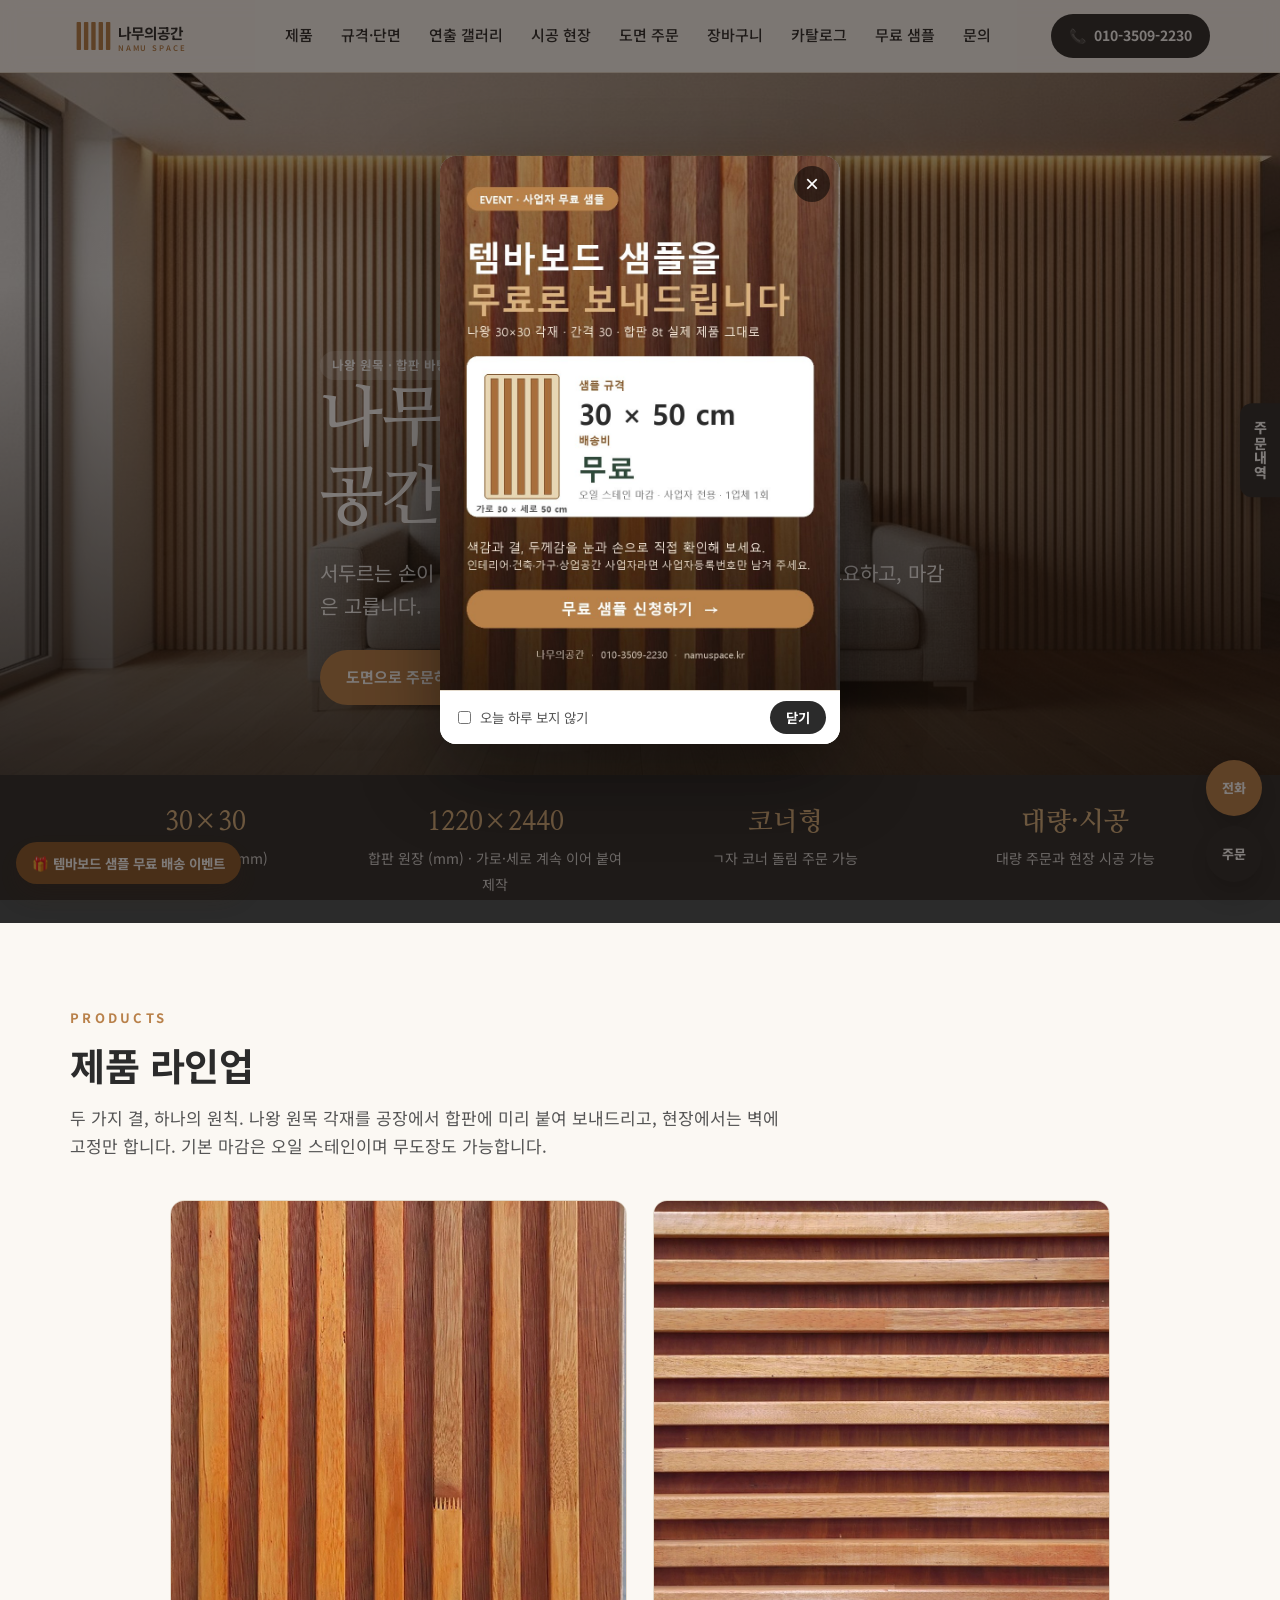
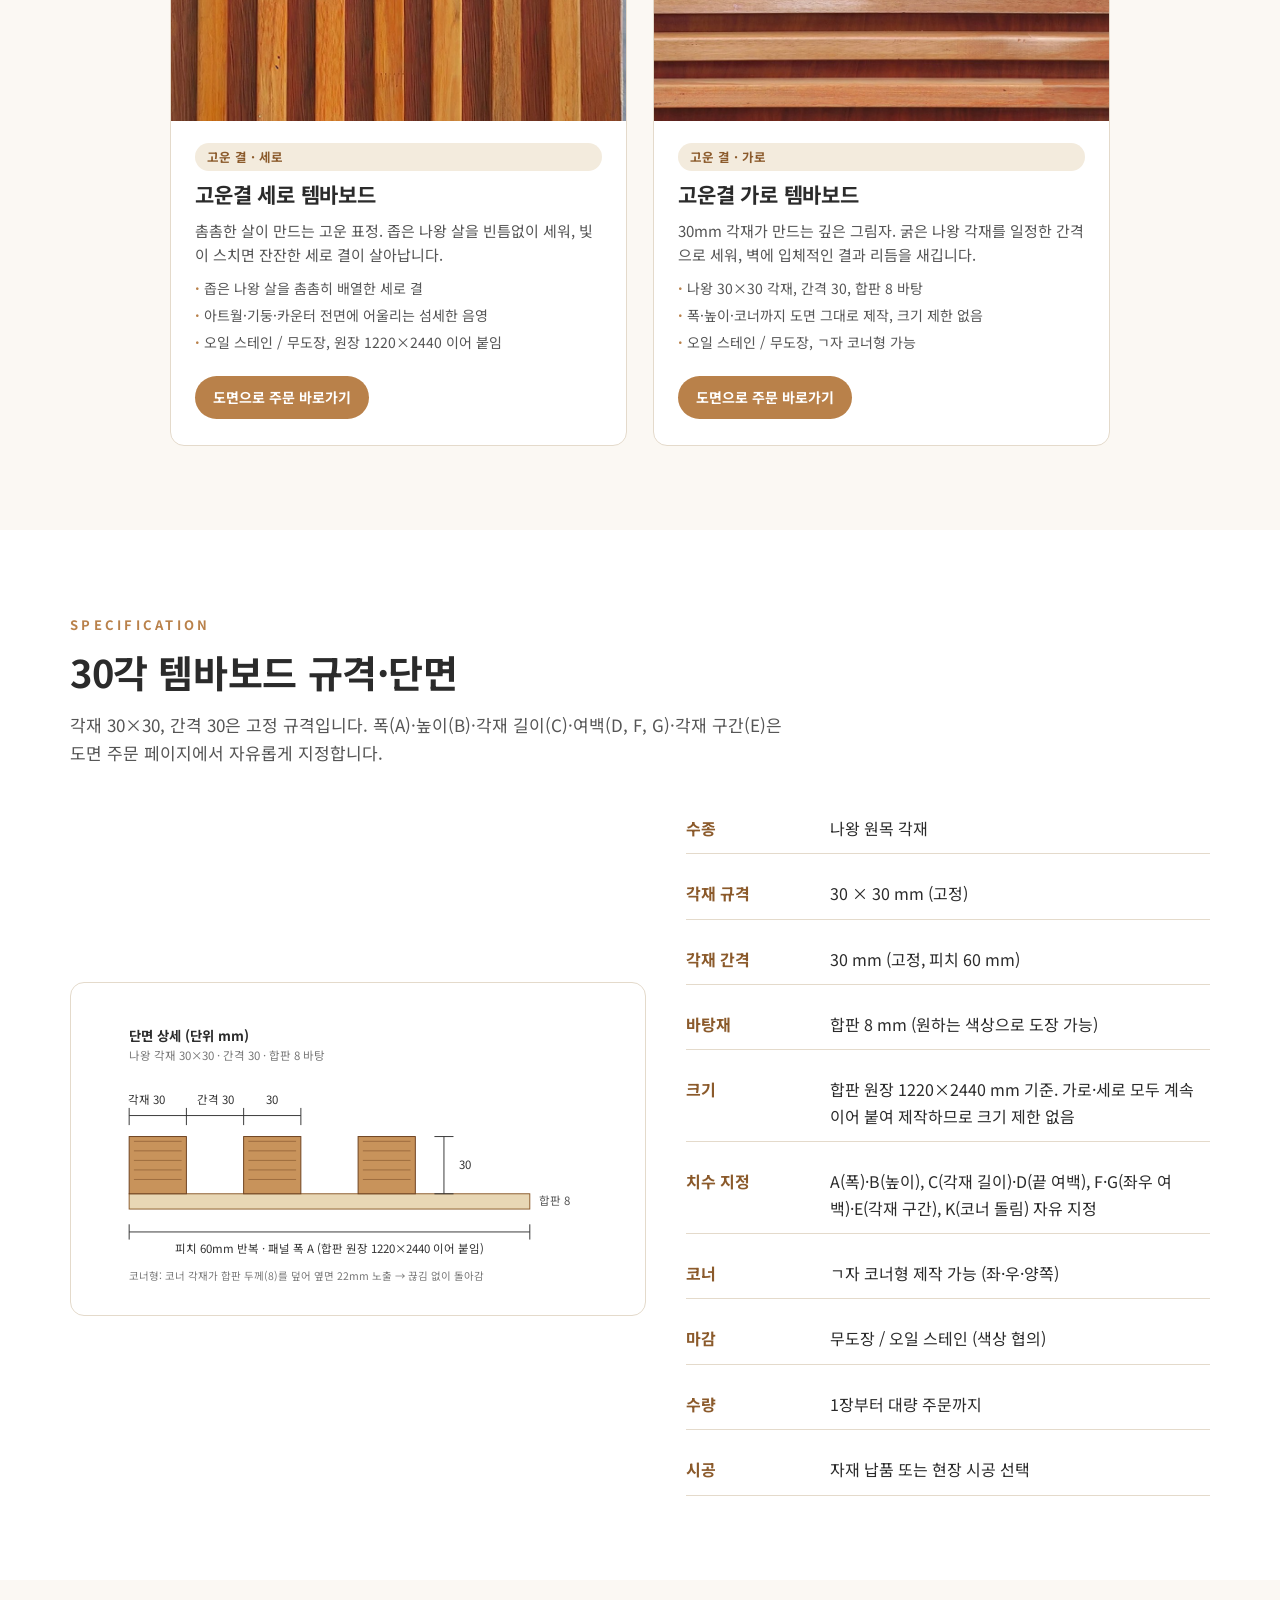
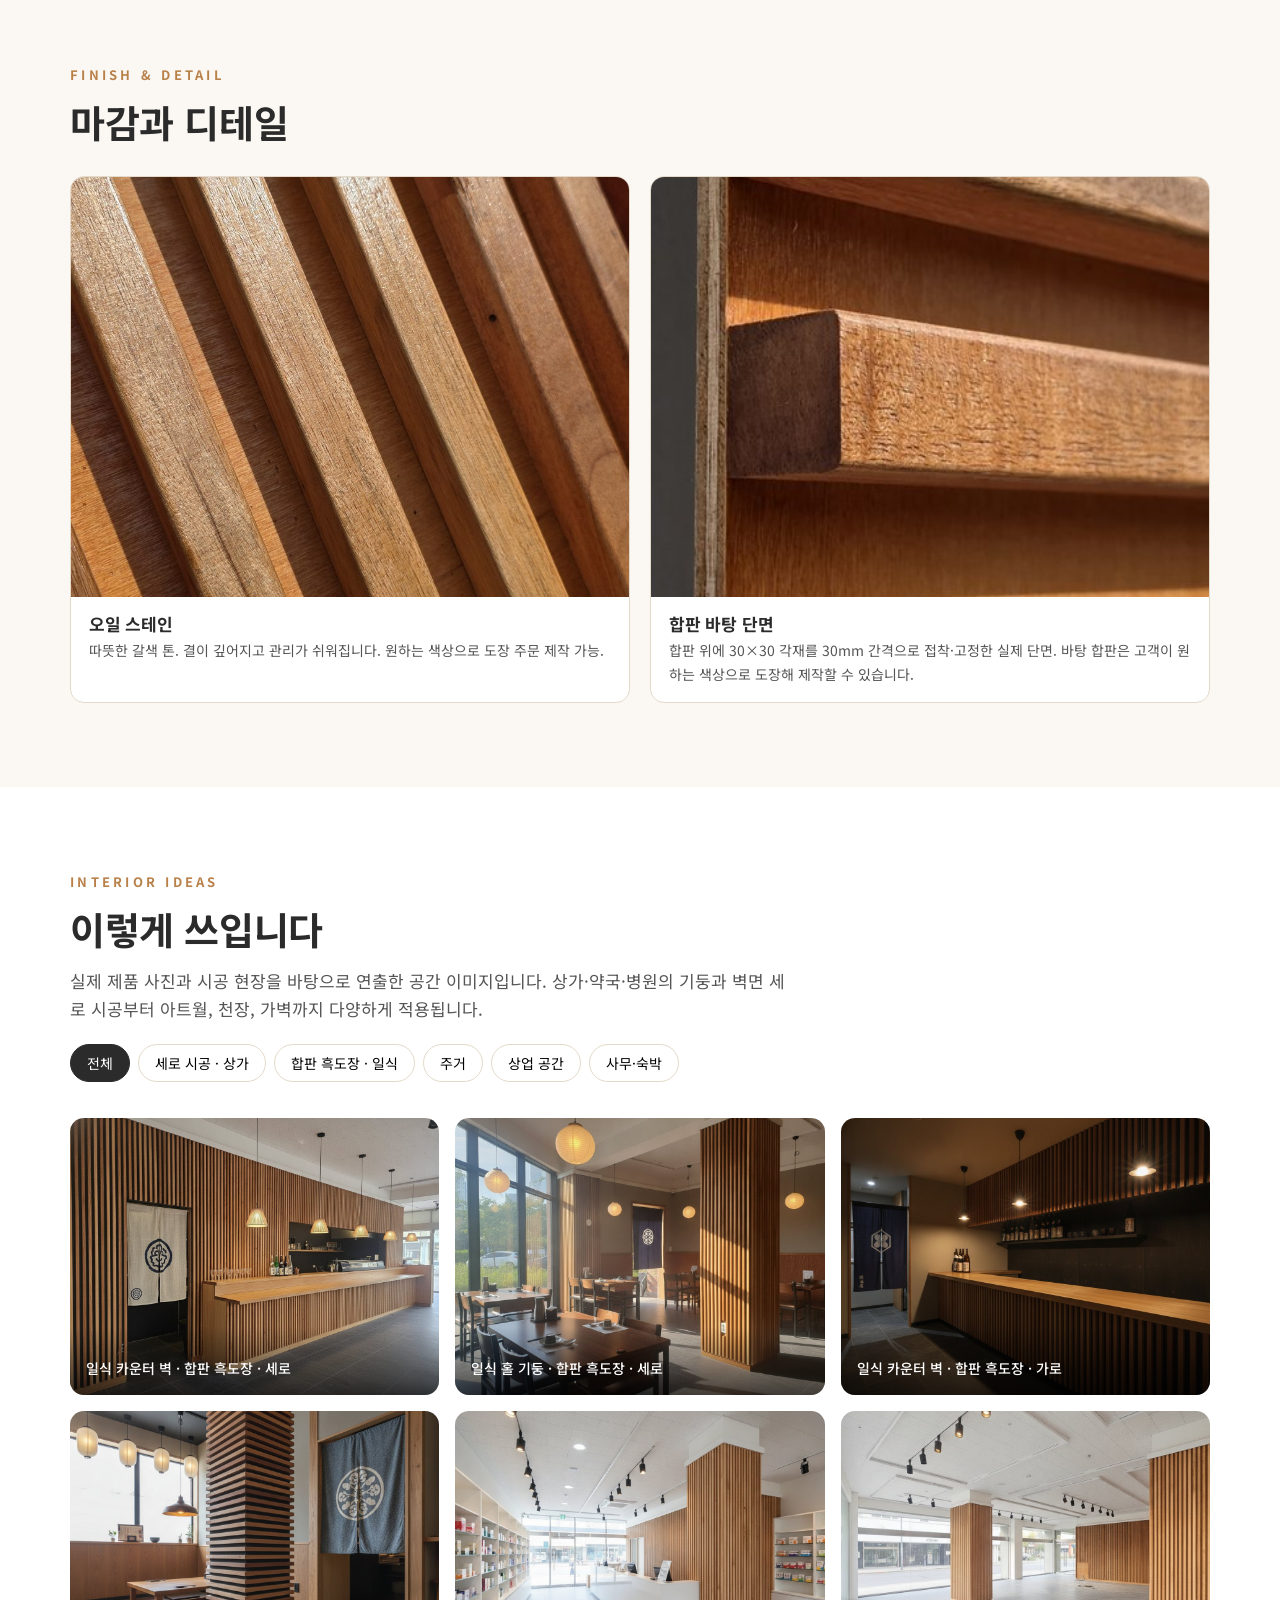
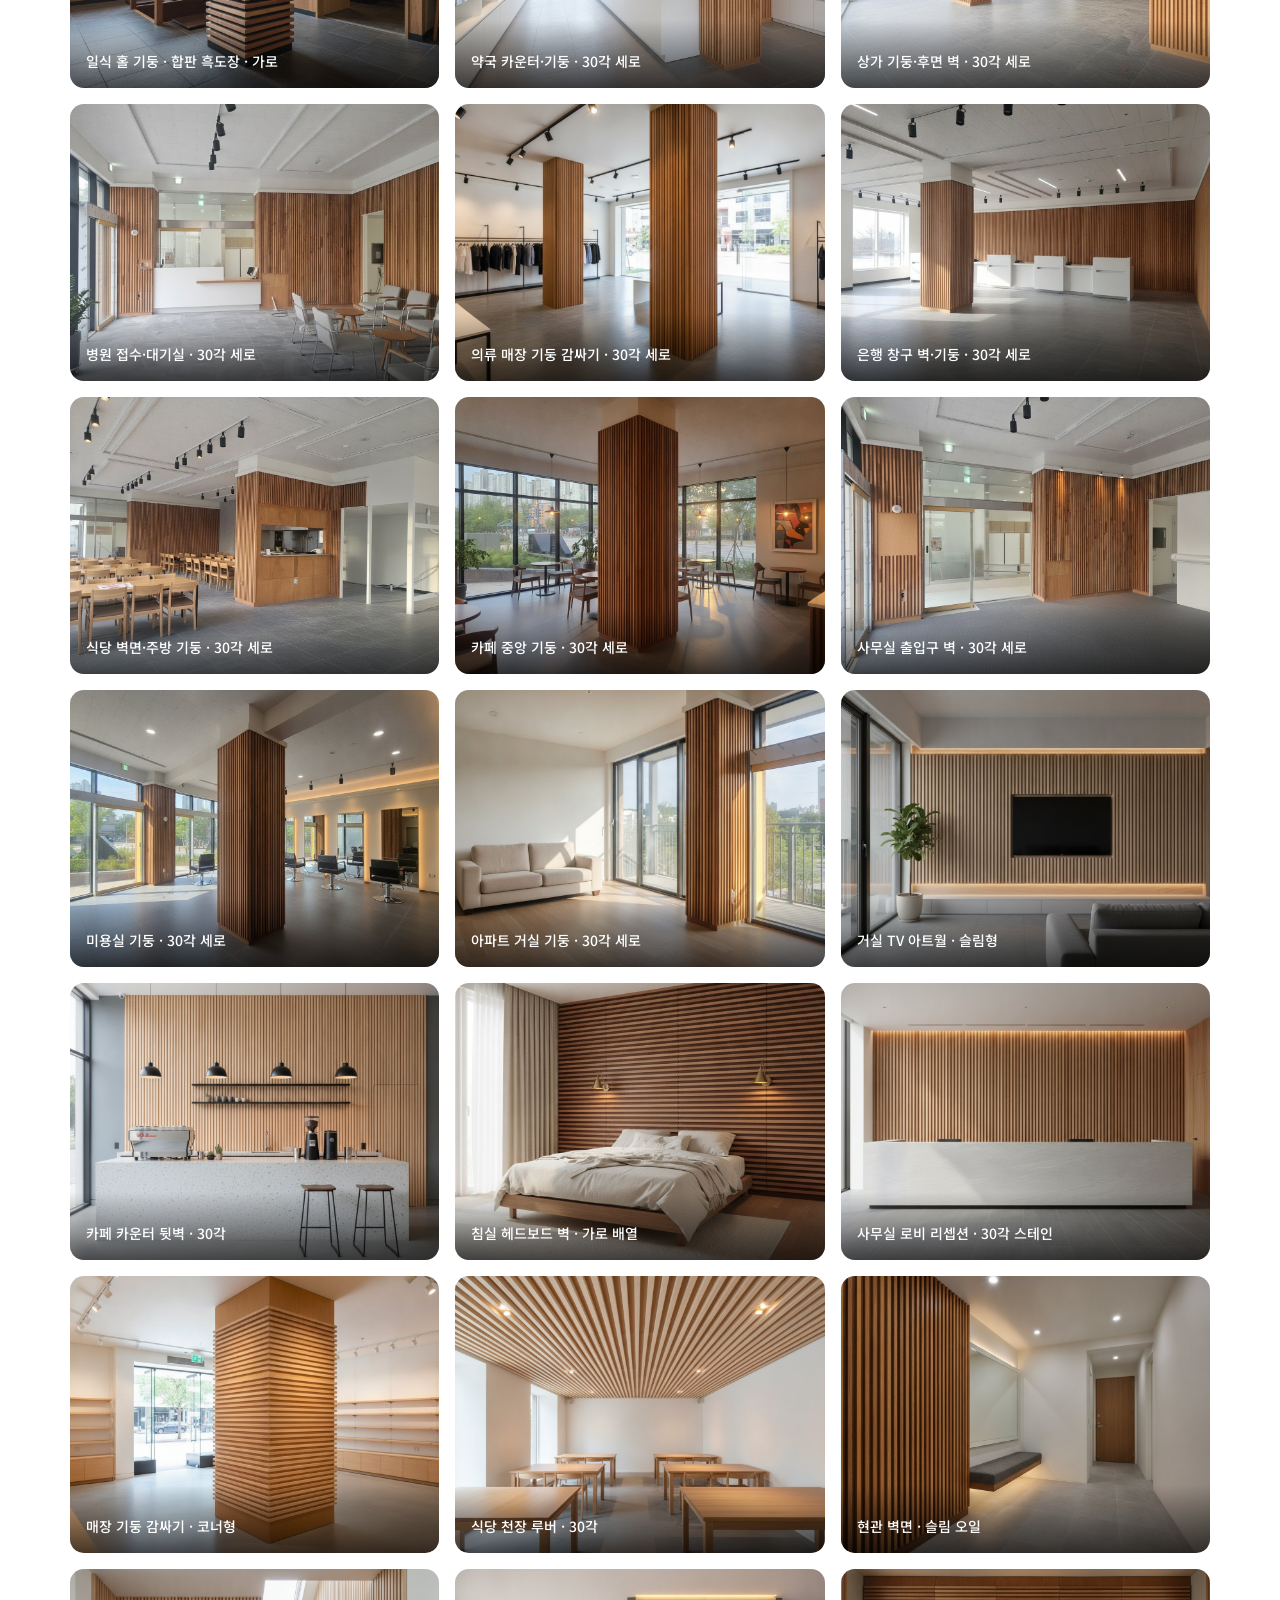
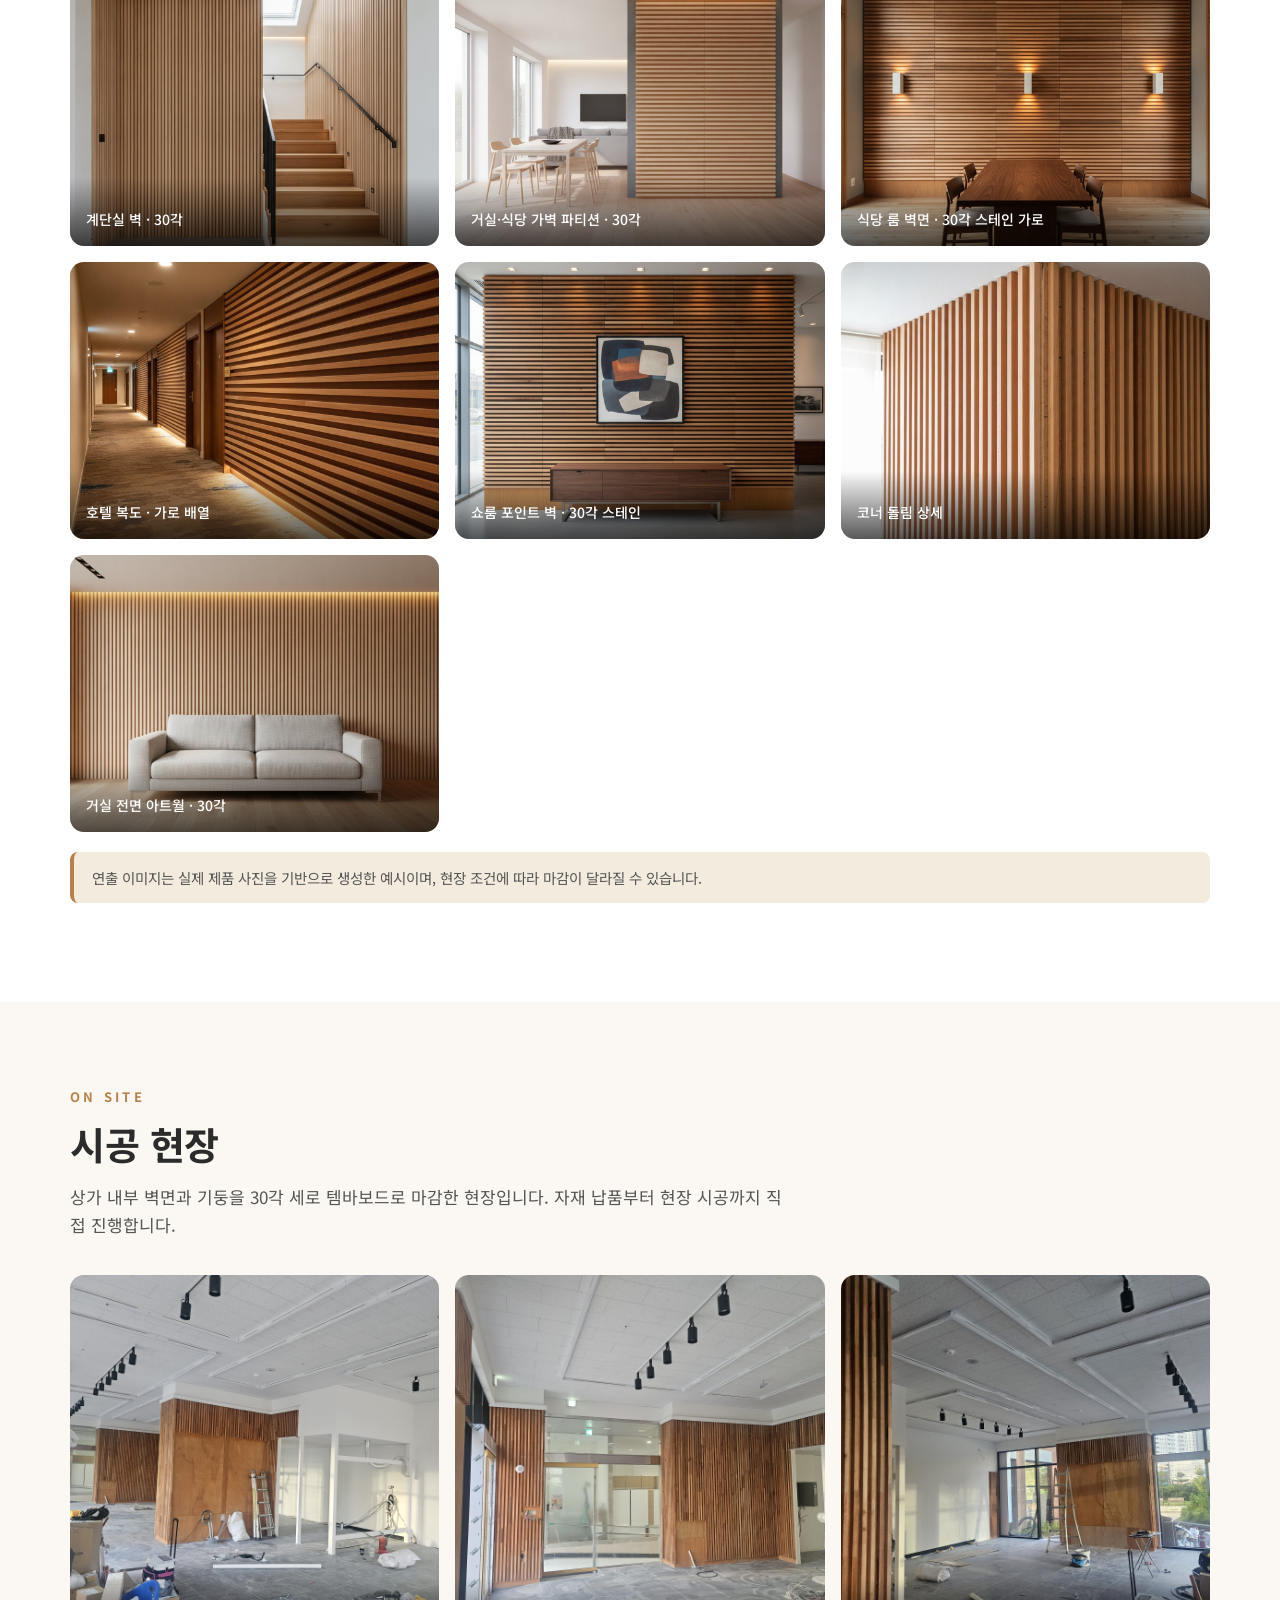
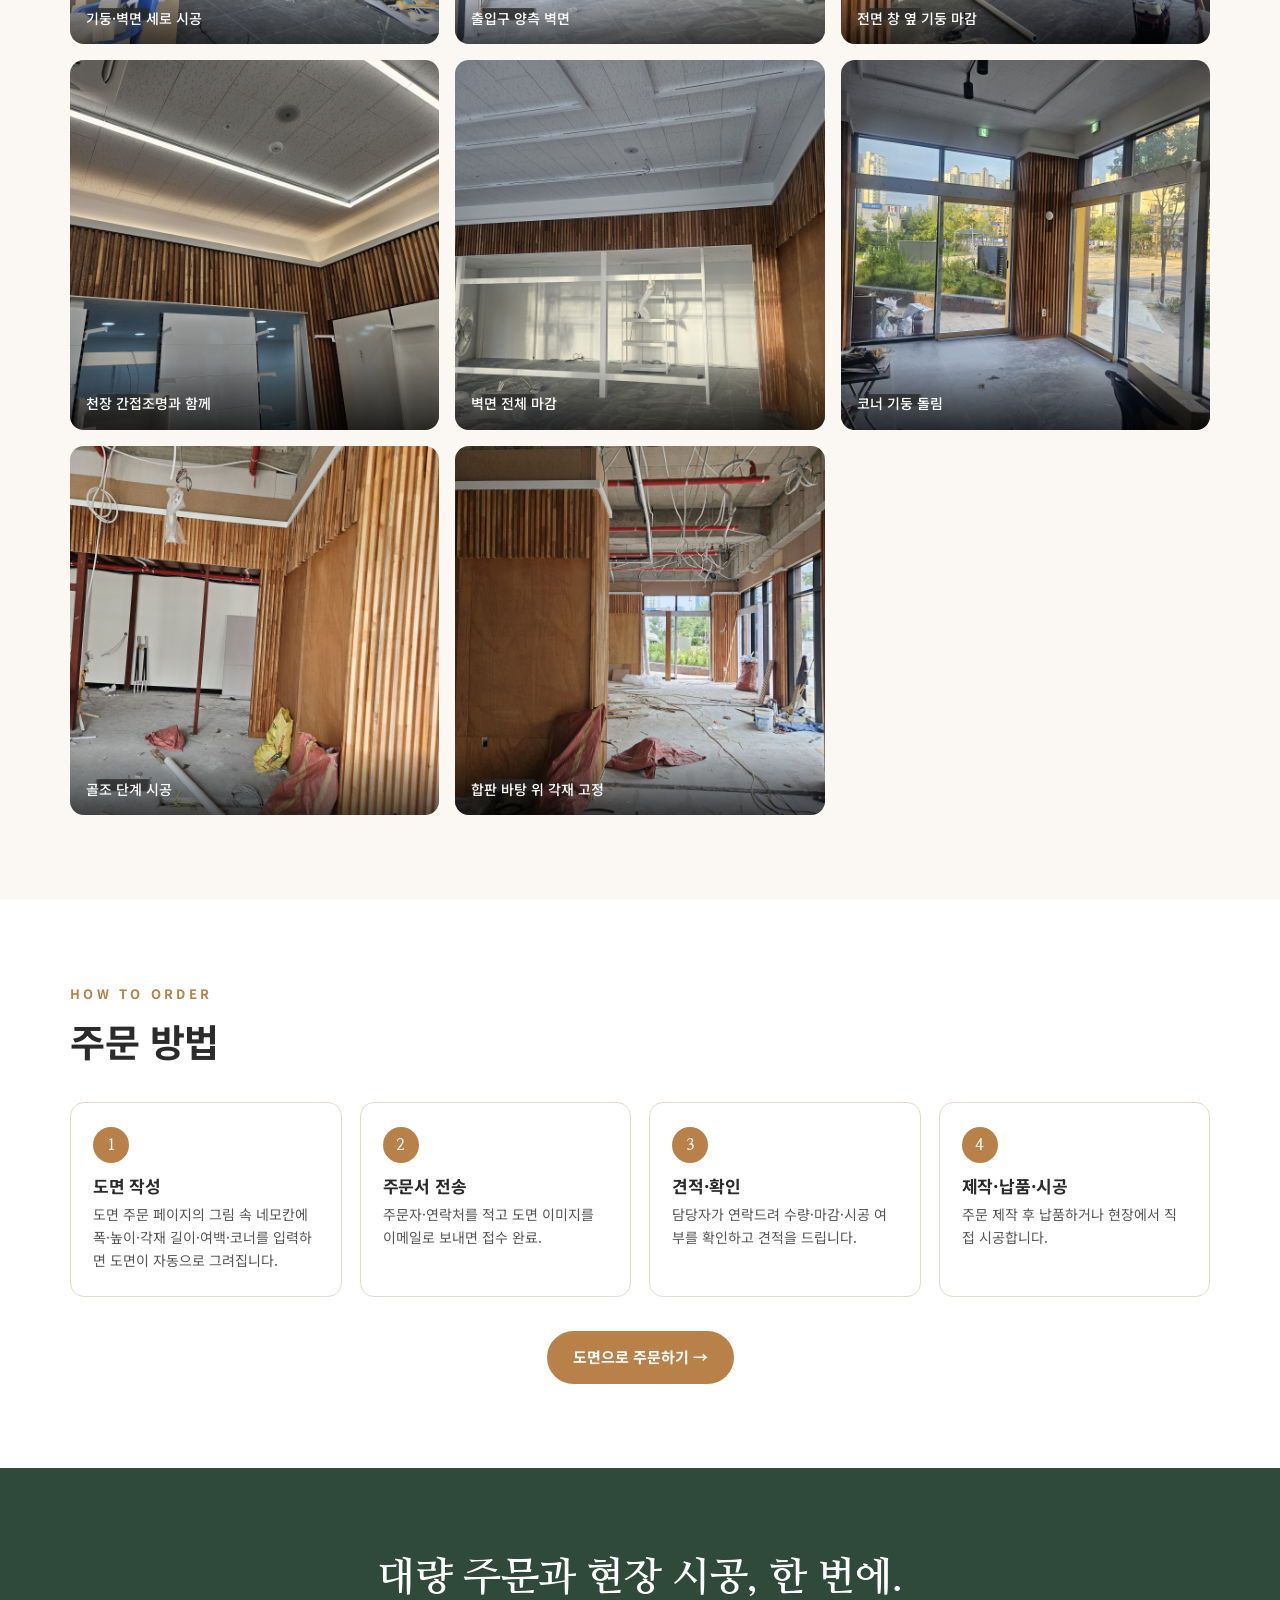
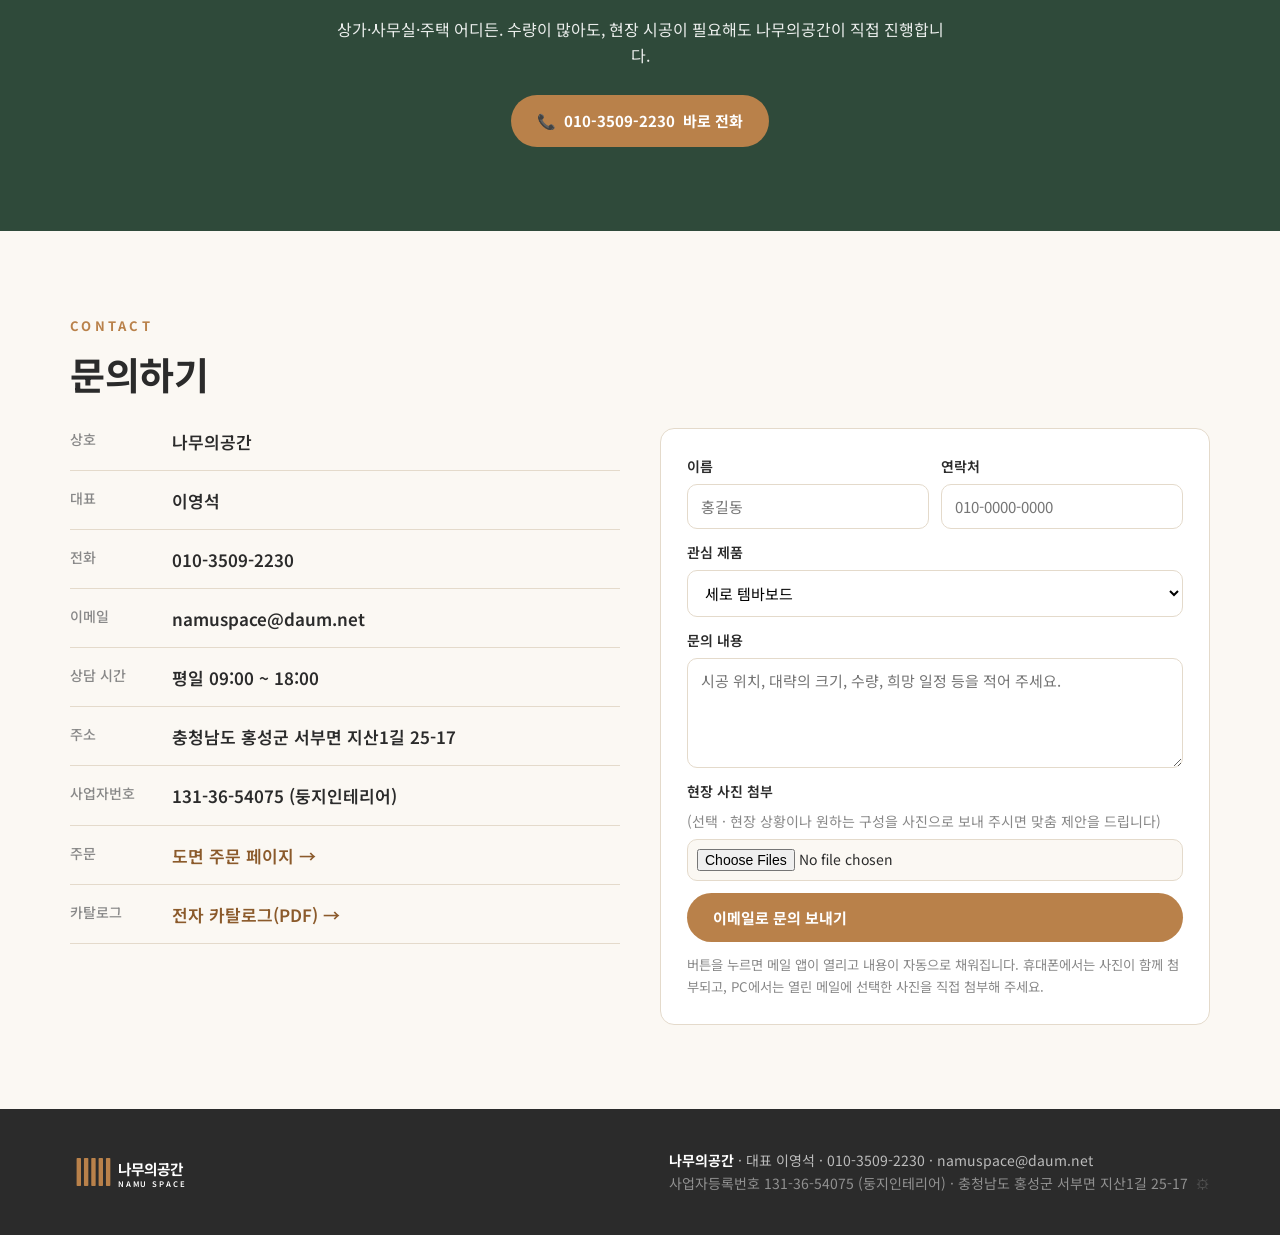
<file: site/index.html>
<!DOCTYPE html>
<html lang="ko">
<head>
<meta charset="UTF-8">
<meta name="viewport" content="width=device-width, initial-scale=1">
<title>나무의공간 | 나왕 템바보드 제작·시공</title>
<meta name="description" content="나왕 30×30 각재 템바보드 전문 제작. 합판 원장 1220×2440을 가로·세로로 이어 붙여 크기 제한 없이 제작, 코너형 주문 가능. 도면으로 바로 주문하고 현장 시공까지 한 번에.">
<link rel="preconnect" href="https://fonts.googleapis.com">
<link href="https://fonts.googleapis.com/css2?family=Noto+Sans+KR:wght@300;400;500;700;900&family=Nanum+Myeongjo:wght@400;700;800&display=swap" rel="stylesheet">
<link rel="canonical" href="https://namuspace.kr/">
<link rel="stylesheet" href="css/style.css?v=20261001w">
</head>
<body>

<header class="site">
  <div class="wrap">
    <a href="index.html" class="logo" data-logo aria-label="나무의공간"></a>
    <nav class="main">
      <a href="#products">제품</a>
      <a href="#spec">규격·단면</a>
      <a href="#interior">연출 갤러리</a>
      <a href="#site">시공 현장</a>
      <a href="order.html">도면 주문</a>
      <a href="cart.html">장바구니</a>
      <a href="catalog.html">카탈로그</a>
      <a href="sample.html">무료 샘플</a>
      <a href="#contact">문의</a>
    </nav>
    <a class="tel-btn" data-tel href="#">📞 <span data-site="tel"></span></a>
    <button class="menu-btn" aria-label="메뉴">☰</button>
  </div>
</header>

<section class="hero">
  <img class="bg" src="img/interior/hero.jpg" alt="템바보드 거실 아트월">
  <div class="wrap">
    <span class="tag" style="background:rgba(255,255,255,.18);color:#fff">나왕 원목 · 합판 바탕 · 주문 제작</span>
    <h1 data-text="heroTitle">나무가 만드는<br>공간의 결</h1>
    <p data-text="hero">서두르는 손이 아니라 준비된 나무가 벽을 완성합니다. 현장은 고요하고, 마감은 고릅니다.</p>
    <div class="btns">
      <a class="btn wood" href="order.html">도면으로 주문하기</a>
      <a class="btn ghost" href="#products">제품 보기</a>
    </div>
  </div>
</section>

<div class="strip">
  <div class="wrap">
    <div><b>30×30</b><span>나왕 각재 규격 (mm)</span></div>
    <div><b>1220×2440</b><span>합판 원장 (mm) · 가로·세로 계속 이어 붙여 제작</span></div>
    <div><b>코너형</b><span>ㄱ자 코너 돌림 주문 가능</span></div>
    <div><b>대량·시공</b><span>대량 주문과 현장 시공 가능</span></div>
  </div>
</div>

<section id="products">
  <div class="wrap">
    <div class="eyebrow">Products</div>
    <h2 class="sec-title">제품 라인업</h2>
    <p class="sec-lead">두 가지 결, 하나의 원칙. 나왕 원목 각재를 공장에서 합판에 미리 붙여 보내드리고, 현장에서는 벽에 고정만 합니다. 기본 마감은 오일 스테인이며 무도장도 가능합니다.</p>
    <div class="products two">
      <article class="card">
        <div class="pic photo"><img src="img/product/lineup_slim.jpg" alt="고운결 세로 템바보드"></div>
        <div class="body">
          <span class="tag">고운 결 · 세로</span>
          <h3>고운결 세로 템바보드</h3>
          <p class="desc">촘촘한 살이 만드는 고운 표정. 좁은 나왕 살을 빈틈없이 세워, 빛이 스치면 잔잔한 세로 결이 살아납니다.</p>
          <ul class="spec">
            <li>좁은 나왕 살을 촘촘히 배열한 세로 결</li>
            <li>아트월·기둥·카운터 전면에 어울리는 섬세한 음영</li>
            <li>오일 스테인 / 무도장, 원장 1220×2440 이어 붙임</li>
          </ul>
          <div class="foot"><a class="btn sm wood" href="order.html?dir=v">도면으로 주문 바로가기</a></div>
        </div>
      </article>
      <article class="card">
        <div class="pic photo"><img src="img/product/lineup_sq30.jpg" alt="고운결 가로 템바보드"></div>
        <div class="body">
          <span class="tag">고운 결 · 가로</span>
          <h3>고운결 가로 템바보드</h3>
          <p class="desc">30mm 각재가 만드는 깊은 그림자. 굵은 나왕 각재를 일정한 간격으로 세워, 벽에 입체적인 결과 리듬을 새깁니다.</p>
          <ul class="spec">
            <li>나왕 30×30 각재, 간격 30, 합판 8 바탕</li>
            <li>폭·높이·코너까지 도면 그대로 제작, 크기 제한 없음</li>
            <li>오일 스테인 / 무도장, ㄱ자 코너형 가능</li>
          </ul>
          <div class="foot"><a class="btn sm wood" href="order.html?dir=h">도면으로 주문 바로가기</a></div>
        </div>
      </article>
    </div>
  </div>
</section>

<section id="spec" style="background:#fff">
  <div class="wrap">
    <div class="eyebrow">Specification</div>
    <h2 class="sec-title">30각 템바보드 규격·단면</h2>
    <p class="sec-lead">각재 30×30, 간격 30은 고정 규격입니다. 폭(A)·높이(B)·각재 길이(C)·여백(D, F, G)·각재 구간(E)은 도면 주문 페이지에서 자유롭게 지정합니다.</p>
    <div class="spec-grid">
      <div class="draw">
        <svg viewBox="0 0 560 300" width="100%" font-family="Noto Sans KR, sans-serif" font-size="12">
          <!-- 합판 -->
          <rect x="40" y="200" width="420" height="16" fill="#E8D7B5" stroke="#8B5A2B"/>
          <text x="470" y="212" fill="#555">합판 8</text>
          <!-- 각재 -->
          <g fill="#C8935B" stroke="#6B3F1D">
            <rect x="40" y="140" width="60" height="60"/><rect x="160" y="140" width="60" height="60"/><rect x="280" y="140" width="60" height="60"/>
          </g>
          <g fill="none" stroke="#6B3F1D" stroke-width=".8" opacity=".6">
            <path d="M45 145 h50 M45 155 h50 M45 165 h50 M45 175 h50 M45 185 h50 M165 145 h50 M165 155 h50 M165 165 h50 M165 175 h50 M165 185 h50 M285 145 h50 M285 155 h50 M285 165 h50 M285 175 h50 M285 185 h50"/>
          </g>
          <!-- 치수 -->
          <g stroke="#333" stroke-width="1" fill="#333">
            <line x1="40" y1="110" x2="40" y2="128"/><line x1="100" y1="110" x2="100" y2="128"/><line x1="160" y1="110" x2="160" y2="128"/><line x1="220" y1="110" x2="220" y2="128"/>
            <line x1="40" y1="118" x2="220" y2="118"/>
            <text x="58" y="106" text-anchor="middle" stroke="none">각재 30</text><text x="130" y="106" text-anchor="middle" stroke="none">간격 30</text><text x="190" y="106" text-anchor="middle" stroke="none">30</text>
            <line x1="370" y1="140" x2="370" y2="200"/><line x1="360" y1="140" x2="380" y2="140"/><line x1="360" y1="200" x2="380" y2="200"/>
            <text x="386" y="174" stroke="none">30</text>
            <line x1="40" y1="240" x2="460" y2="240"/><line x1="40" y1="232" x2="40" y2="248"/><line x1="460" y1="232" x2="460" y2="248"/>
            <text x="250" y="262" text-anchor="middle" stroke="none">피치 60mm 반복 · 패널 폭 A (합판 원장 1220×2440 이어 붙임)</text>
          </g>
          <text x="40" y="40" font-size="14" font-weight="700" fill="#2B2B2B">단면 상세 (단위 mm)</text>
          <text x="40" y="60" fill="#777">나왕 각재 30×30 · 간격 30 · 합판 8 바탕</text>
          <text x="40" y="290" fill="#777" font-size="11">코너형: 코너 각재가 합판 두께(8)를 덮어 옆면 22mm 노출 → 끊김 없이 돌아감</text>
        </svg>
      </div>
      <div class="spec-list">
        <div class="row"><b>수종</b><span>나왕 원목 각재</span></div>
        <div class="row"><b>각재 규격</b><span>30 × 30 mm (고정)</span></div>
        <div class="row"><b>각재 간격</b><span>30 mm (고정, 피치 60 mm)</span></div>
        <div class="row"><b>바탕재</b><span>합판 8 mm (원하는 색상으로 도장 가능)</span></div>
        <div class="row"><b>크기</b><span>합판 원장 1220×2440 mm 기준. 가로·세로 모두 계속 이어 붙여 제작하므로 크기 제한 없음</span></div>
        <div class="row"><b>치수 지정</b><span>A(폭)·B(높이), C(각재 길이)·D(끝 여백), F·G(좌우 여백)·E(각재 구간), K(코너 돌림) 자유 지정</span></div>
        <div class="row"><b>코너</b><span>ㄱ자 코너형 제작 가능 (좌·우·양쪽)</span></div>
        <div class="row"><b>마감</b><span>무도장 / 오일 스테인 (색상 협의)</span></div>
        <div class="row"><b>수량</b><span>1장부터 대량 주문까지</span></div>
        <div class="row"><b>시공</b><span>자재 납품 또는 현장 시공 선택</span></div>
      </div>
    </div>
  </div>
</section>

<section id="finish">
  <div class="wrap">
    <div class="eyebrow">Finish & Detail</div>
    <h2 class="sec-title">마감과 디테일</h2>
    <div class="finish two">
      <div class="f"><img src="img/detail/sq30_stain_tex1.jpg" alt="오일 스테인 30각"><div><h4>오일 스테인</h4><p>따뜻한 갈색 톤. 결이 깊어지고 관리가 쉬워집니다. 원하는 색상으로 도장 주문 제작 가능.</p></div></div>
      <div class="f"><img src="img/detail/crop_sq30_section.jpg" alt="합판 바탕 단면"><div><h4>합판 바탕 단면</h4><p>합판 위에 30×30 각재를 30mm 간격으로 접착·고정한 실제 단면. 바탕 합판은 고객이 원하는 색상으로 도장해 제작할 수 있습니다.</p></div></div>
    </div>
  </div>
</section>

<section id="interior" style="background:#fff">
  <div class="wrap">
    <div class="eyebrow">Interior Ideas</div>
    <h2 class="sec-title">이렇게 쓰입니다</h2>
    <p class="sec-lead">실제 제품 사진과 시공 현장을 바탕으로 연출한 공간 이미지입니다. 상가·약국·병원의 기둥과 벽면 세로 시공부터 아트월, 천장, 가벽까지 다양하게 적용됩니다.</p>
    <div class="filters" data-target="#igal">
      <button class="on" data-f="all">전체</button><button data-f="vert">세로 시공 · 상가</button><button data-f="black">합판 흑도장 · 일식</button><button data-f="home">주거</button><button data-f="shop">상업 공간</button><button data-f="office">사무·숙박</button>
    </div>
    <div class="gallery" id="igal">
      <figure data-cat="black"><img src="img/interior/sim_black_wall_v.jpg" alt=""><figcaption>일식 카운터 벽 · 합판 흑도장 · 세로</figcaption></figure>
      <figure data-cat="black"><img src="img/interior/sim_black_column_v.jpg" alt=""><figcaption>일식 홀 기둥 · 합판 흑도장 · 세로</figcaption></figure>
      <figure data-cat="black"><img src="img/interior/sim_black_wall_h.jpg" alt=""><figcaption>일식 카운터 벽 · 합판 흑도장 · 가로</figcaption></figure>
      <figure data-cat="black"><img src="img/interior/sim_black_column_h.jpg" alt=""><figcaption>일식 홀 기둥 · 합판 흑도장 · 가로</figcaption></figure>
      <figure data-cat="vert"><img src="img/interior/v_pharmacy.jpg" alt=""><figcaption>약국 카운터·기둥 · 30각 세로</figcaption></figure>
      <figure data-cat="vert"><img src="img/interior/v_shop_front.jpg" alt=""><figcaption>상가 기둥·후면 벽 · 30각 세로</figcaption></figure>
      <figure data-cat="vert"><img src="img/interior/v_clinic.jpg" alt=""><figcaption>병원 접수·대기실 · 30각 세로</figcaption></figure>
      <figure data-cat="vert"><img src="img/interior/v_store_column.jpg" alt=""><figcaption>의류 매장 기둥 감싸기 · 30각 세로</figcaption></figure>
      <figure data-cat="vert"><img src="img/interior/v_bank.jpg" alt=""><figcaption>은행 창구 벽·기둥 · 30각 세로</figcaption></figure>
      <figure data-cat="vert"><img src="img/interior/v_restaurant.jpg" alt=""><figcaption>식당 벽면·주방 기둥 · 30각 세로</figcaption></figure>
      <figure data-cat="vert"><img src="img/interior/v_cafe_pillar.jpg" alt=""><figcaption>카페 중앙 기둥 · 30각 세로</figcaption></figure>
      <figure data-cat="vert"><img src="img/interior/v_office_wall.jpg" alt=""><figcaption>사무실 출입구 벽 · 30각 세로</figcaption></figure>
      <figure data-cat="vert"><img src="img/interior/v_hair_salon.jpg" alt=""><figcaption>미용실 기둥 · 30각 세로</figcaption></figure>
      <figure data-cat="vert"><img src="img/interior/v_apartment_col.jpg" alt=""><figcaption>아파트 거실 기둥 · 30각 세로</figcaption></figure>
      <figure data-cat="home"><img src="img/interior/living_tv.jpg" alt=""><figcaption>거실 TV 아트월 · 슬림형</figcaption></figure>
      <figure data-cat="shop"><img src="img/interior/cafe_counter.jpg" alt=""><figcaption>카페 카운터 뒷벽 · 30각</figcaption></figure>
      <figure data-cat="home"><img src="img/interior/bedroom_head.jpg" alt=""><figcaption>침실 헤드보드 벽 · 가로 배열</figcaption></figure>
      <figure data-cat="office"><img src="img/interior/office_lobby.jpg" alt=""><figcaption>사무실 로비 리셉션 · 30각 스테인</figcaption></figure>
      <figure data-cat="shop"><img src="img/interior/column_wrap.jpg" alt=""><figcaption>매장 기둥 감싸기 · 코너형</figcaption></figure>
      <figure data-cat="shop"><img src="img/interior/ceiling.jpg" alt=""><figcaption>식당 천장 루버 · 30각</figcaption></figure>
      <figure data-cat="home"><img src="img/interior/entrance.jpg" alt=""><figcaption>현관 벽면 · 슬림 오일</figcaption></figure>
      <figure data-cat="home"><img src="img/interior/stairs.jpg" alt=""><figcaption>계단실 벽 · 30각</figcaption></figure>
      <figure data-cat="home"><img src="img/interior/partition.jpg" alt=""><figcaption>거실·식당 가벽 파티션 · 30각</figcaption></figure>
      <figure data-cat="shop"><img src="img/interior/restaurant_wall.jpg" alt=""><figcaption>식당 룸 벽면 · 30각 스테인 가로</figcaption></figure>
      <figure data-cat="office"><img src="img/interior/hallway.jpg" alt=""><figcaption>호텔 복도 · 가로 배열</figcaption></figure>
      <figure data-cat="shop"><img src="img/interior/showroom.jpg" alt=""><figcaption>쇼룸 포인트 벽 · 30각 스테인</figcaption></figure>
      <figure data-cat="shop"><img src="img/interior/corner_detail.jpg" alt=""><figcaption>코너 돌림 상세</figcaption></figure>
      <figure data-cat="home"><img src="img/interior/hero.jpg" alt=""><figcaption>거실 전면 아트월 · 30각</figcaption></figure>
    </div>
    <p class="note" style="margin-top:20px">연출 이미지는 실제 제품 사진을 기반으로 생성한 예시이며, 현장 조건에 따라 마감이 달라질 수 있습니다.</p>
  </div>
</section>

<section id="site">
  <div class="wrap">
    <div class="eyebrow">On Site</div>
    <h2 class="sec-title">시공 현장</h2>
    <p class="sec-lead">상가 내부 벽면과 기둥을 30각 세로 템바보드로 마감한 현장입니다. 자재 납품부터 현장 시공까지 직접 진행합니다.</p>
    <div class="gallery sq">
      <figure><img src="img/site/site01.jpg" alt=""><figcaption>기둥·벽면 세로 시공</figcaption></figure>
      <figure><img src="img/site/site02.jpg" alt=""><figcaption>출입구 양측 벽면</figcaption></figure>
      <figure><img src="img/site/site03.jpg" alt=""><figcaption>전면 창 옆 기둥 마감</figcaption></figure>
      <figure><img src="img/site/site04.jpg" alt=""><figcaption>천장 간접조명과 함께</figcaption></figure>
      <figure><img src="img/site/site05.jpg" alt=""><figcaption>벽면 전체 마감</figcaption></figure>
      <figure><img src="img/site/site06.jpg" alt=""><figcaption>코너 기둥 돌림</figcaption></figure>
      <figure><img src="img/site/site07.jpg" alt=""><figcaption>골조 단계 시공</figcaption></figure>
      <figure><img src="img/site/site08.jpg" alt=""><figcaption>합판 바탕 위 각재 고정</figcaption></figure>
    </div>
  </div>
</section>

<section id="how" style="background:#fff">
  <div class="wrap">
    <div class="eyebrow">How to Order</div>
    <h2 class="sec-title">주문 방법</h2>
    <div class="steps">
      <div class="s"><b>1</b><h4>도면 작성</h4><p>도면 주문 페이지의 그림 속 네모칸에 폭·높이·각재 길이·여백·코너를 입력하면 도면이 자동으로 그려집니다.</p></div>
      <div class="s"><b>2</b><h4>주문서 전송</h4><p>주문자·연락처를 적고 도면 이미지를 이메일로 보내면 접수 완료.</p></div>
      <div class="s"><b>3</b><h4>견적·확인</h4><p>담당자가 연락드려 수량·마감·시공 여부를 확인하고 견적을 드립니다.</p></div>
      <div class="s"><b>4</b><h4>제작·납품·시공</h4><p>주문 제작 후 납품하거나 현장에서 직접 시공합니다.</p></div>
    </div>
    <div style="text-align:center;margin-top:34px"><a class="btn wood" href="order.html">도면으로 주문하기 →</a></div>
  </div>
</section>

<section class="band">
  <div class="wrap">
    <h2>대량 주문과 현장 시공, 한 번에.</h2>
    <p>상가·사무실·주택 어디든. 수량이 많아도, 현장 시공이 필요해도 나무의공간이 직접 진행합니다.</p>
    <a class="btn" data-tel href="#">📞 <span data-site="tel"></span> 바로 전화</a>
  </div>
</section>

<section id="contact">
  <div class="wrap">
    <div class="eyebrow">Contact</div>
    <h2 class="sec-title">문의하기</h2>
    <div class="contact">
      <div class="info">
        <div class="i"><b>상호</b><span data-site="name"></span></div>
        <div class="i"><b>대표</b><span data-site="ceo"></span></div>
        <div class="i"><b>전화</b><span><a data-tel href="#" data-site="tel"></a></span></div>
        <div class="i"><b>이메일</b><span><a data-mail href="#" data-site="email"></a></span></div>
        <div class="i" data-hours><b>상담 시간</b><span data-site="hours"></span></div>
        <div class="i" data-kakao-row style="display:none"><b>카카오톡</b><span><a data-kakao href="#" target="_blank" rel="noopener">카카오톡 채널로 문의</a></span></div>
        <div class="i"><b>주소</b><span data-site="address"></span></div>
        <div class="i"><b>사업자번호</b><span><span data-site="bizno"></span> (<span data-site="bizname"></span>)</span></div>
        <div class="i"><b>주문</b><span><a href="order.html" style="color:var(--wood-dark)">도면 주문 페이지 →</a></span></div>
        <div class="i"><b>카탈로그</b><span><a href="catalog.html" style="color:var(--wood-dark)">전자 카탈로그(PDF) →</a></span></div>
      </div>
      <form class="f">
        <div class="two">
          <label>이름 <input name="name" required placeholder="홍길동"></label>
          <label>연락처 <input name="tel" required placeholder="010-0000-0000"></label>
        </div>
        <label>관심 제품
          <select name="product"><option>세로 템바보드</option><option>가로 템바보드</option><option>현장 시공</option><option>대량 주문</option><option>무료 샘플 신청 (사업자 · 30×50 cm)</option></select>
        </label>
        <label>문의 내용 <textarea name="msg" placeholder="시공 위치, 대략의 크기, 수량, 희망 일정 등을 적어 주세요."></textarea></label>
        <label>현장 사진 첨부 <span class="hint" style="font-weight:400;color:var(--ink-3)">(선택 · 현장 상황이나 원하는 구성을 사진으로 보내 주시면 맞춤 제안을 드립니다)</span>
          <input type="file" name="photos" id="cfPhotos" accept="image/*" multiple>
        </label>
        <div id="cfPreview" class="cf-preview"></div>
        <button class="btn wood" type="submit">이메일로 문의 보내기</button>
        <small style="color:var(--ink-3)" id="cfNote">버튼을 누르면 메일 앱이 열리고 내용이 자동으로 채워집니다. 휴대폰에서는 사진이 함께 첨부되고, PC에서는 열린 메일에 선택한 사진을 직접 첨부해 주세요.</small>
      </form>
    </div>
  </div>
</section>

<footer class="site">
  <div class="wrap">
    <a class="logo" data-logo href="index.html"></a>
    <div><b data-site="name"></b> · 대표 <span data-site="ceo"></span> · <span data-site="tel"></span> · <span data-site="email"></span><br><span style="opacity:.7">사업자등록번호 <span data-site="bizno"></span> (<span data-site="bizname"></span>) · <span data-site="address"></span> <a href="admin.html" class="gear" title="관리자" aria-label="관리자">⚙</a></span></div>
    <div data-admin-only style="display:none"><a href="logo.html" style="opacity:.6">로고 선택</a></div>
  </div>
</footer>

<div class="floating">
  <a data-tel href="#">전화</a>
  <a class="dark" href="order.html">주문</a>
</div>
<div class="lb"><button class="x">×</button><img alt=""></div>

<script src="js/logos.js?v=20261001z"></script>
<script src="js/main.js?v=20261008a"></script>
<script src="js/cart.js?v=20261001w"></script>
</body>
</html>
</file>
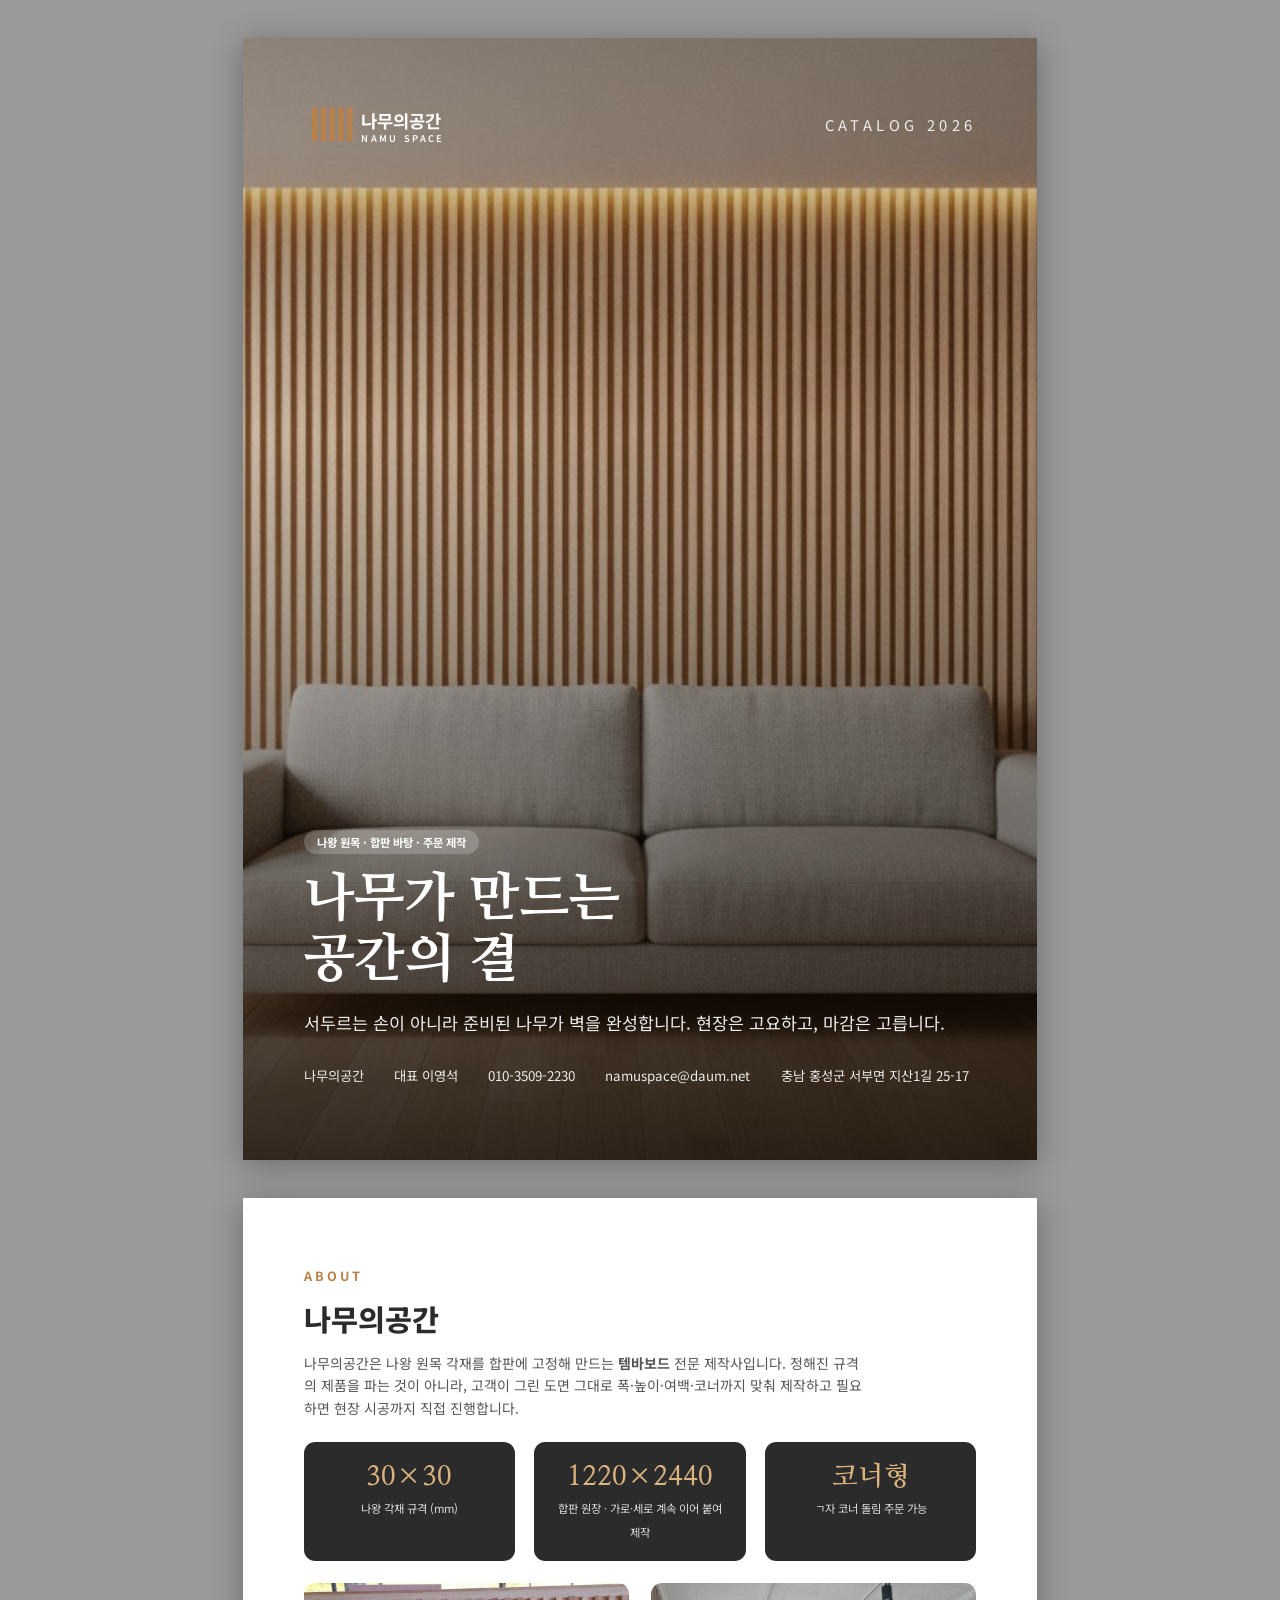
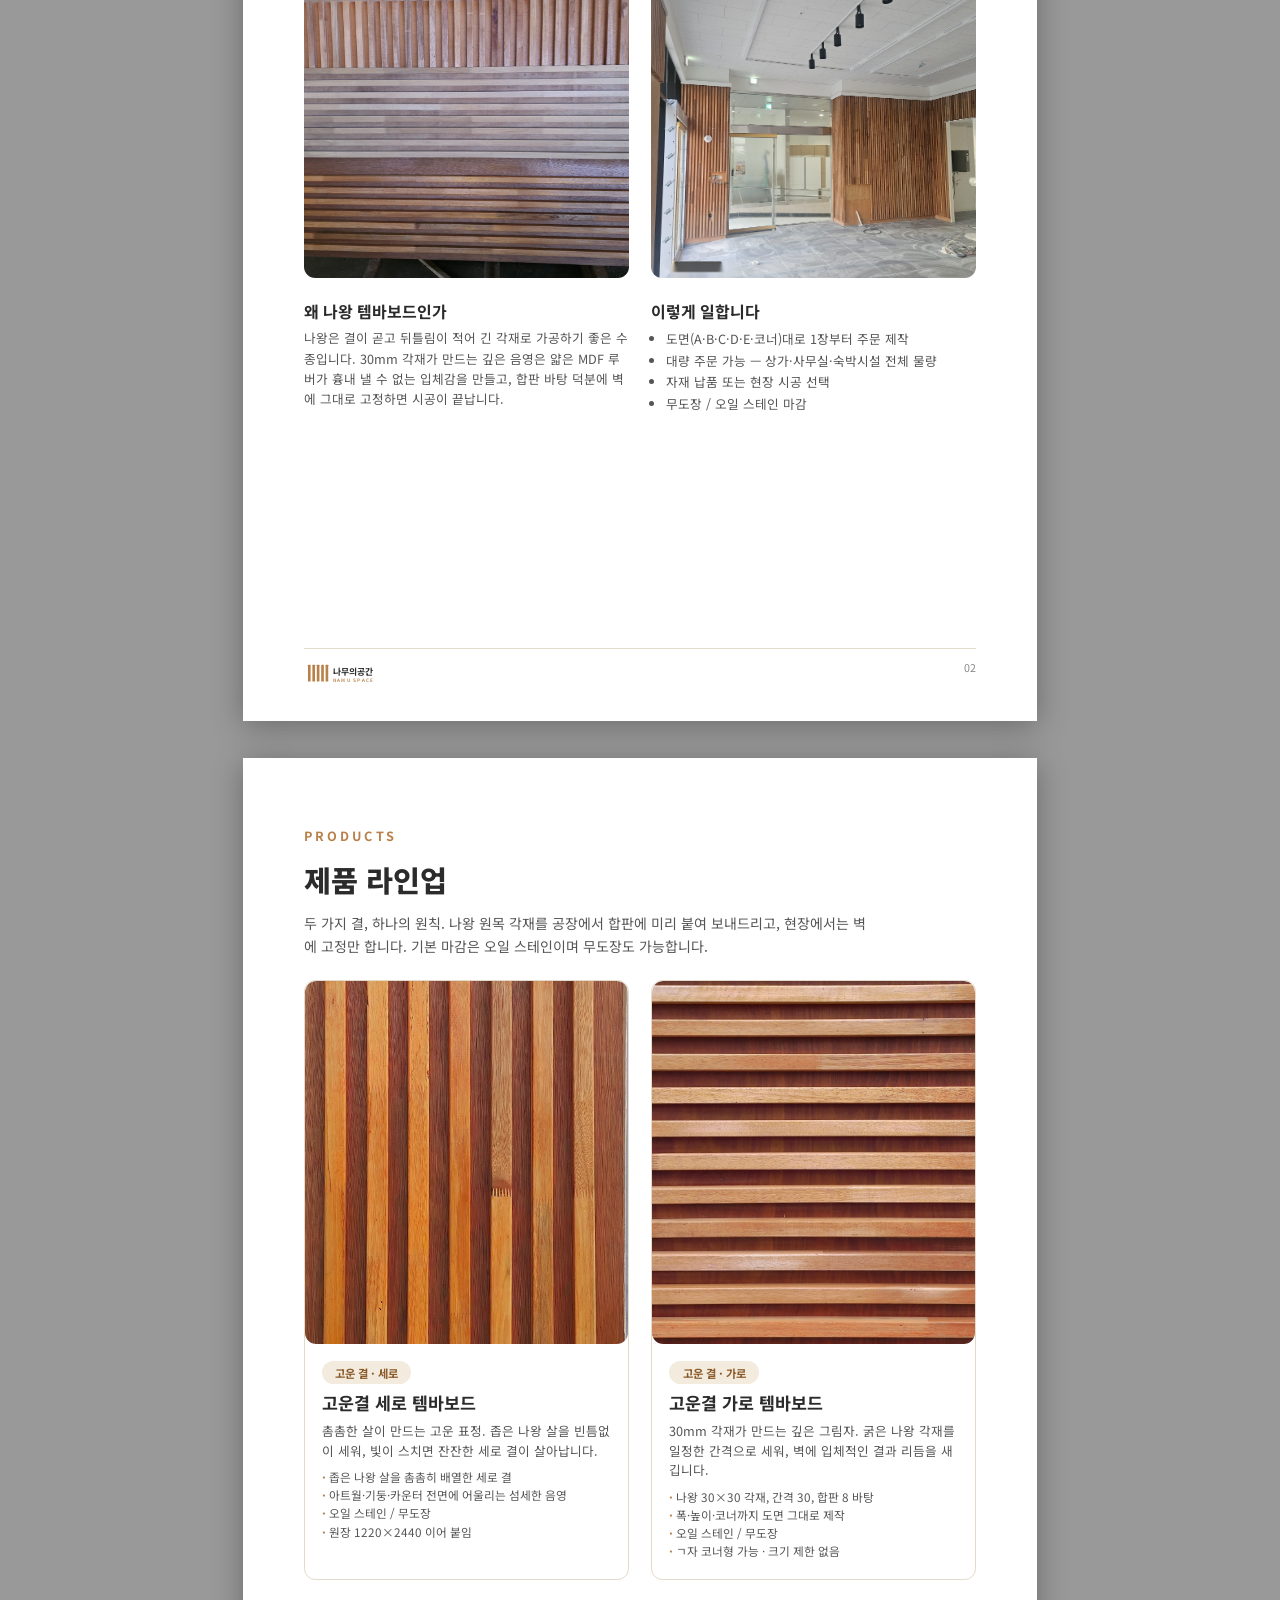
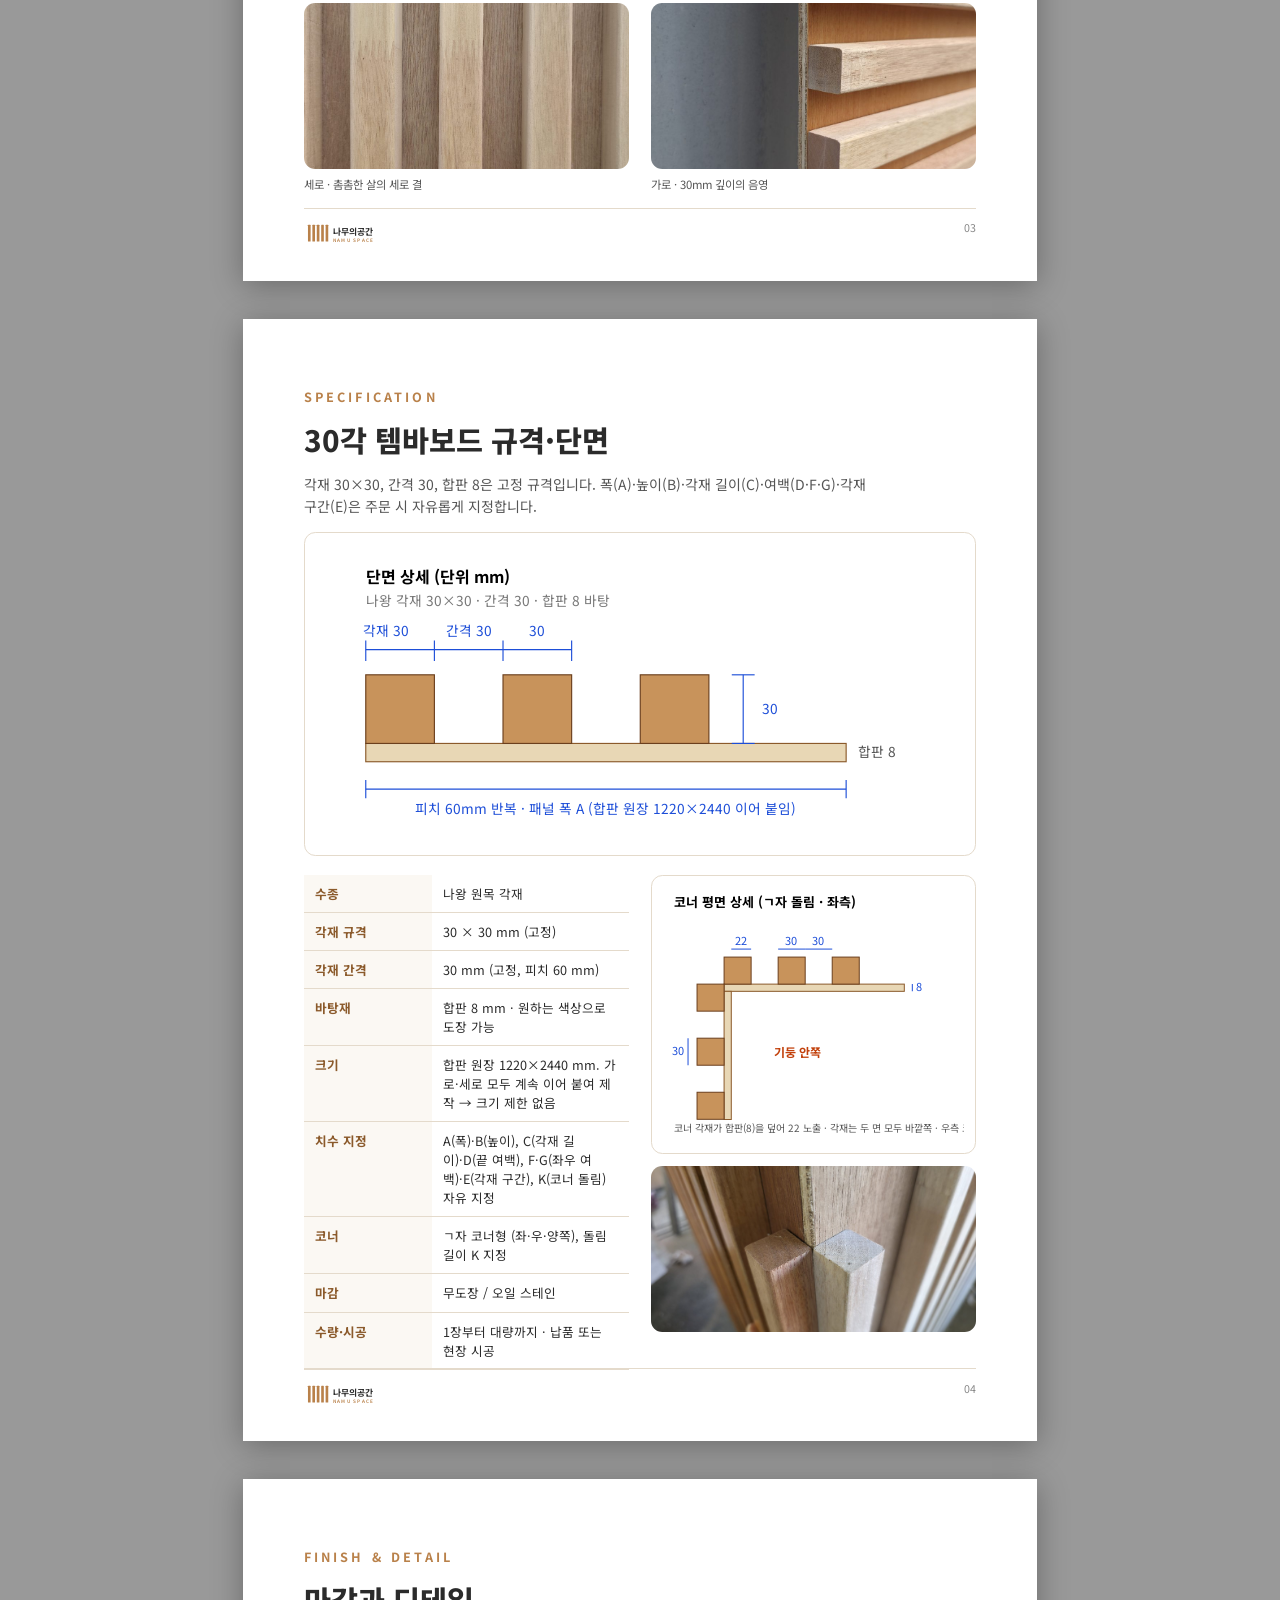
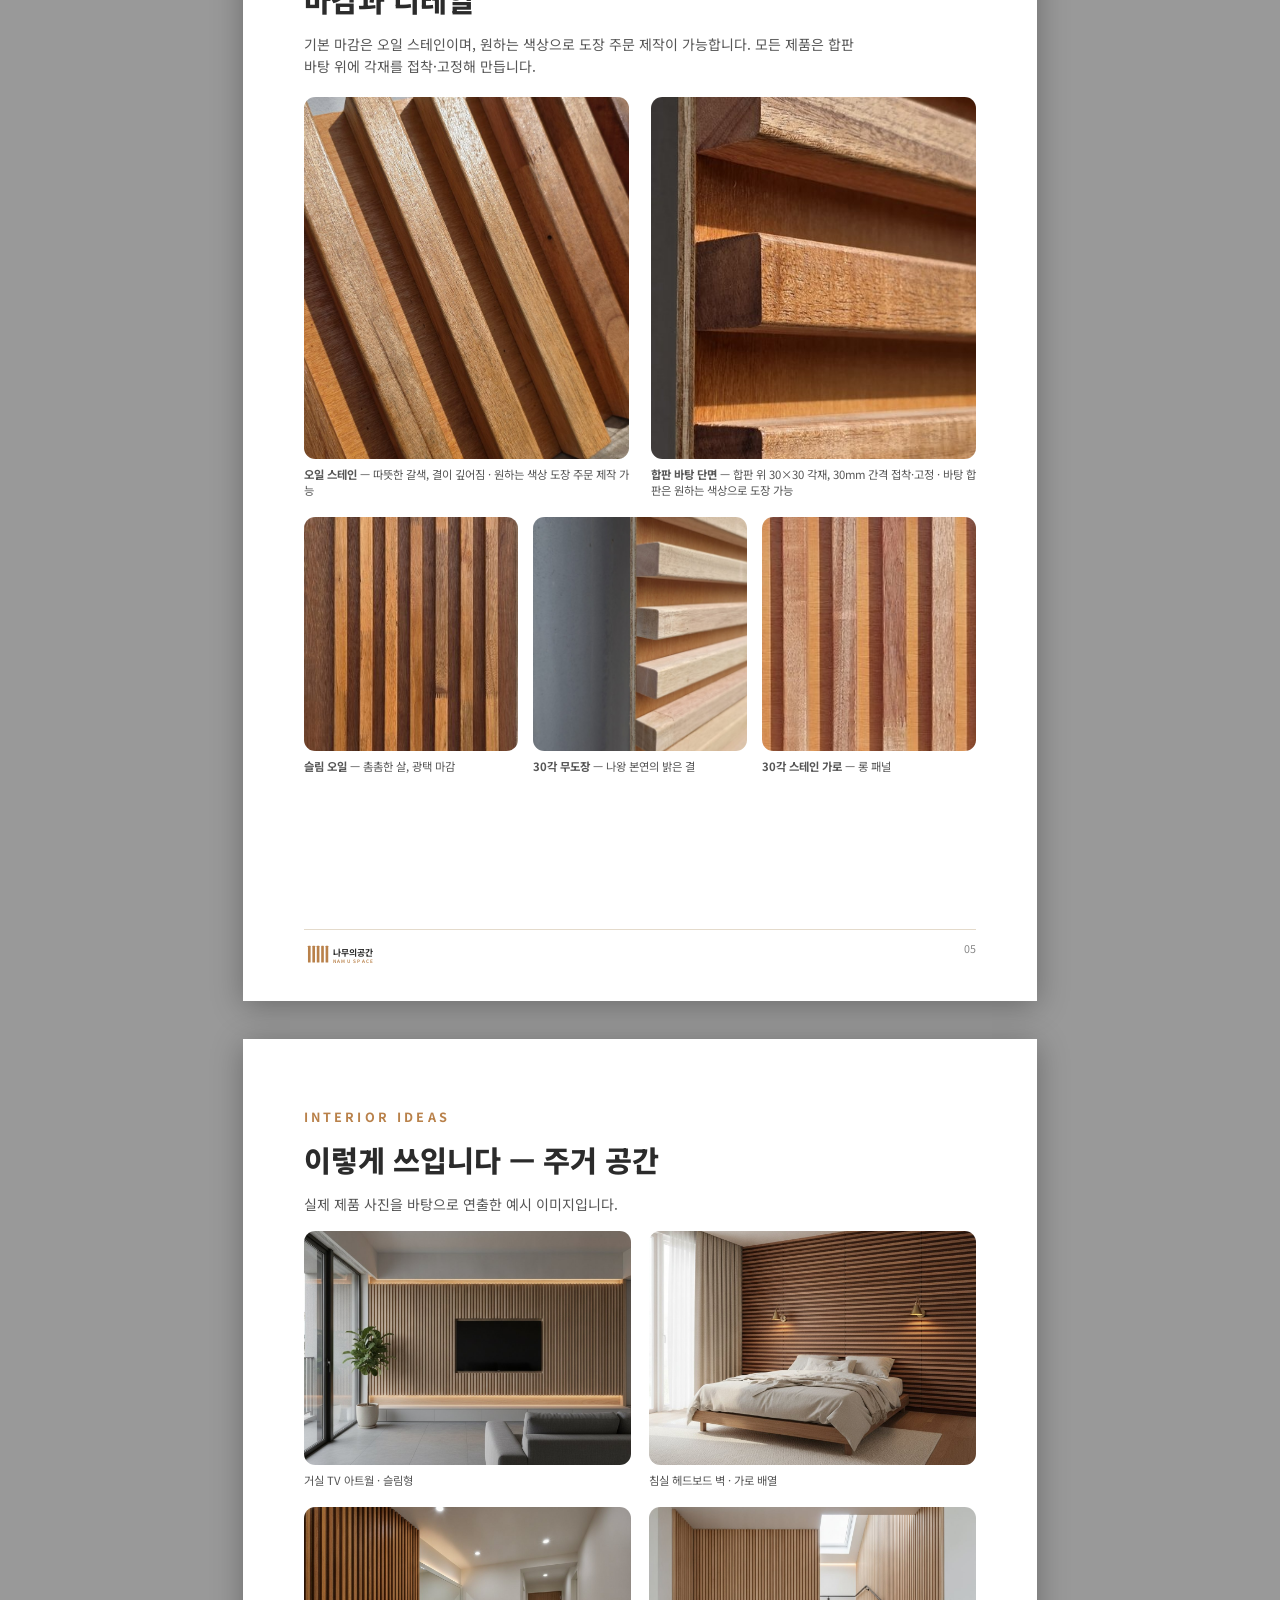
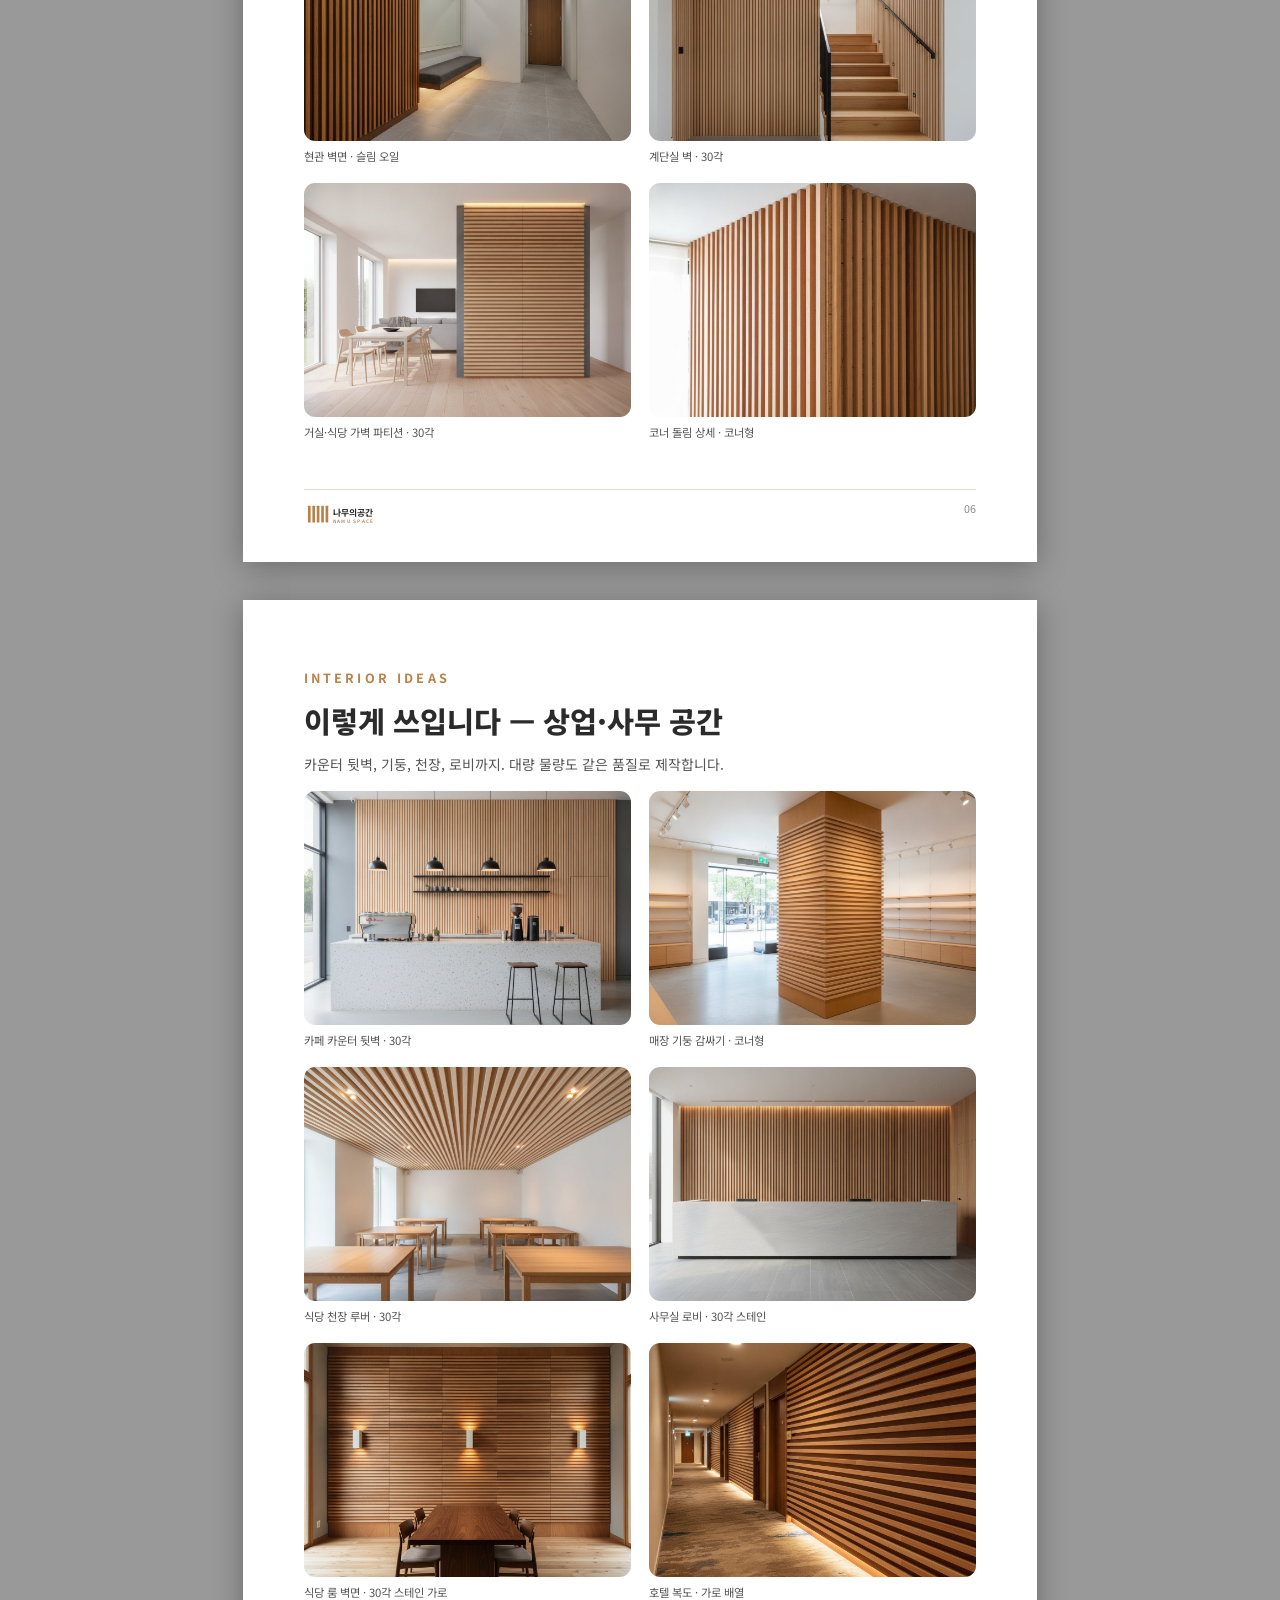
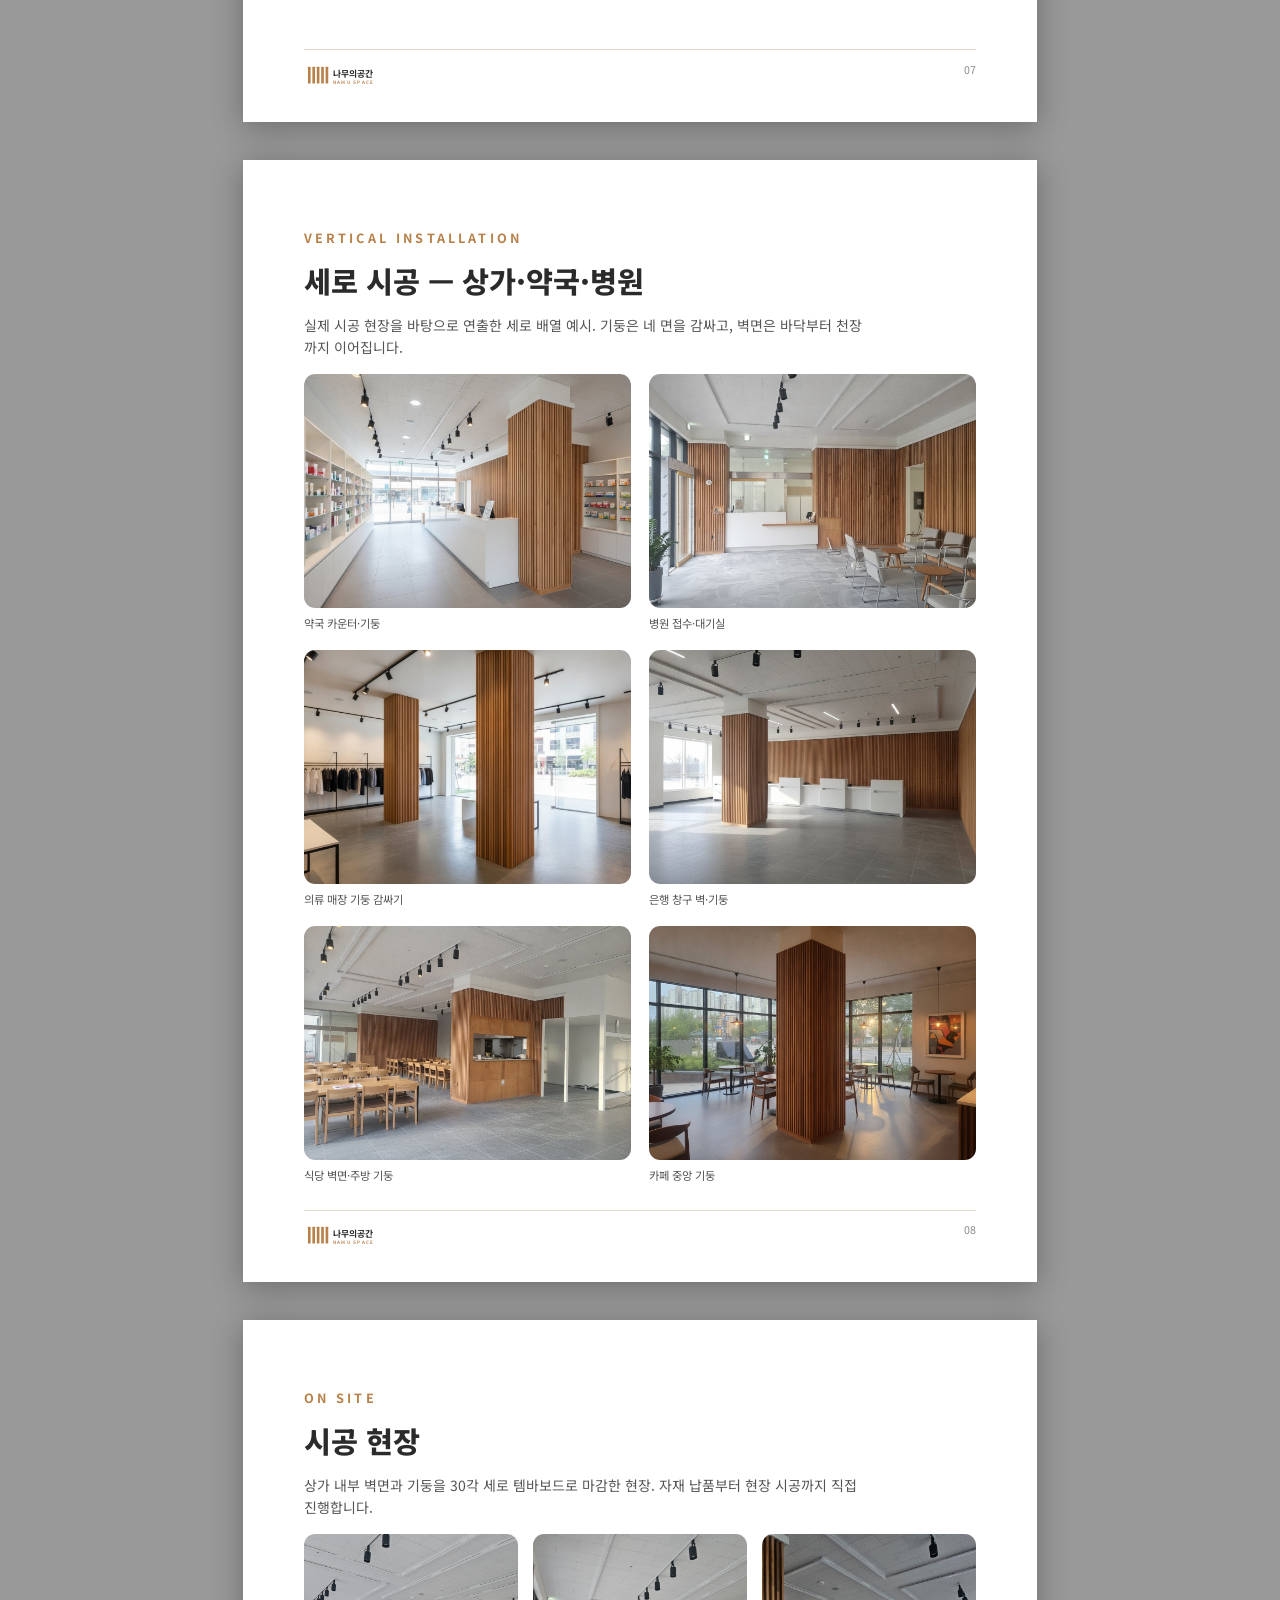
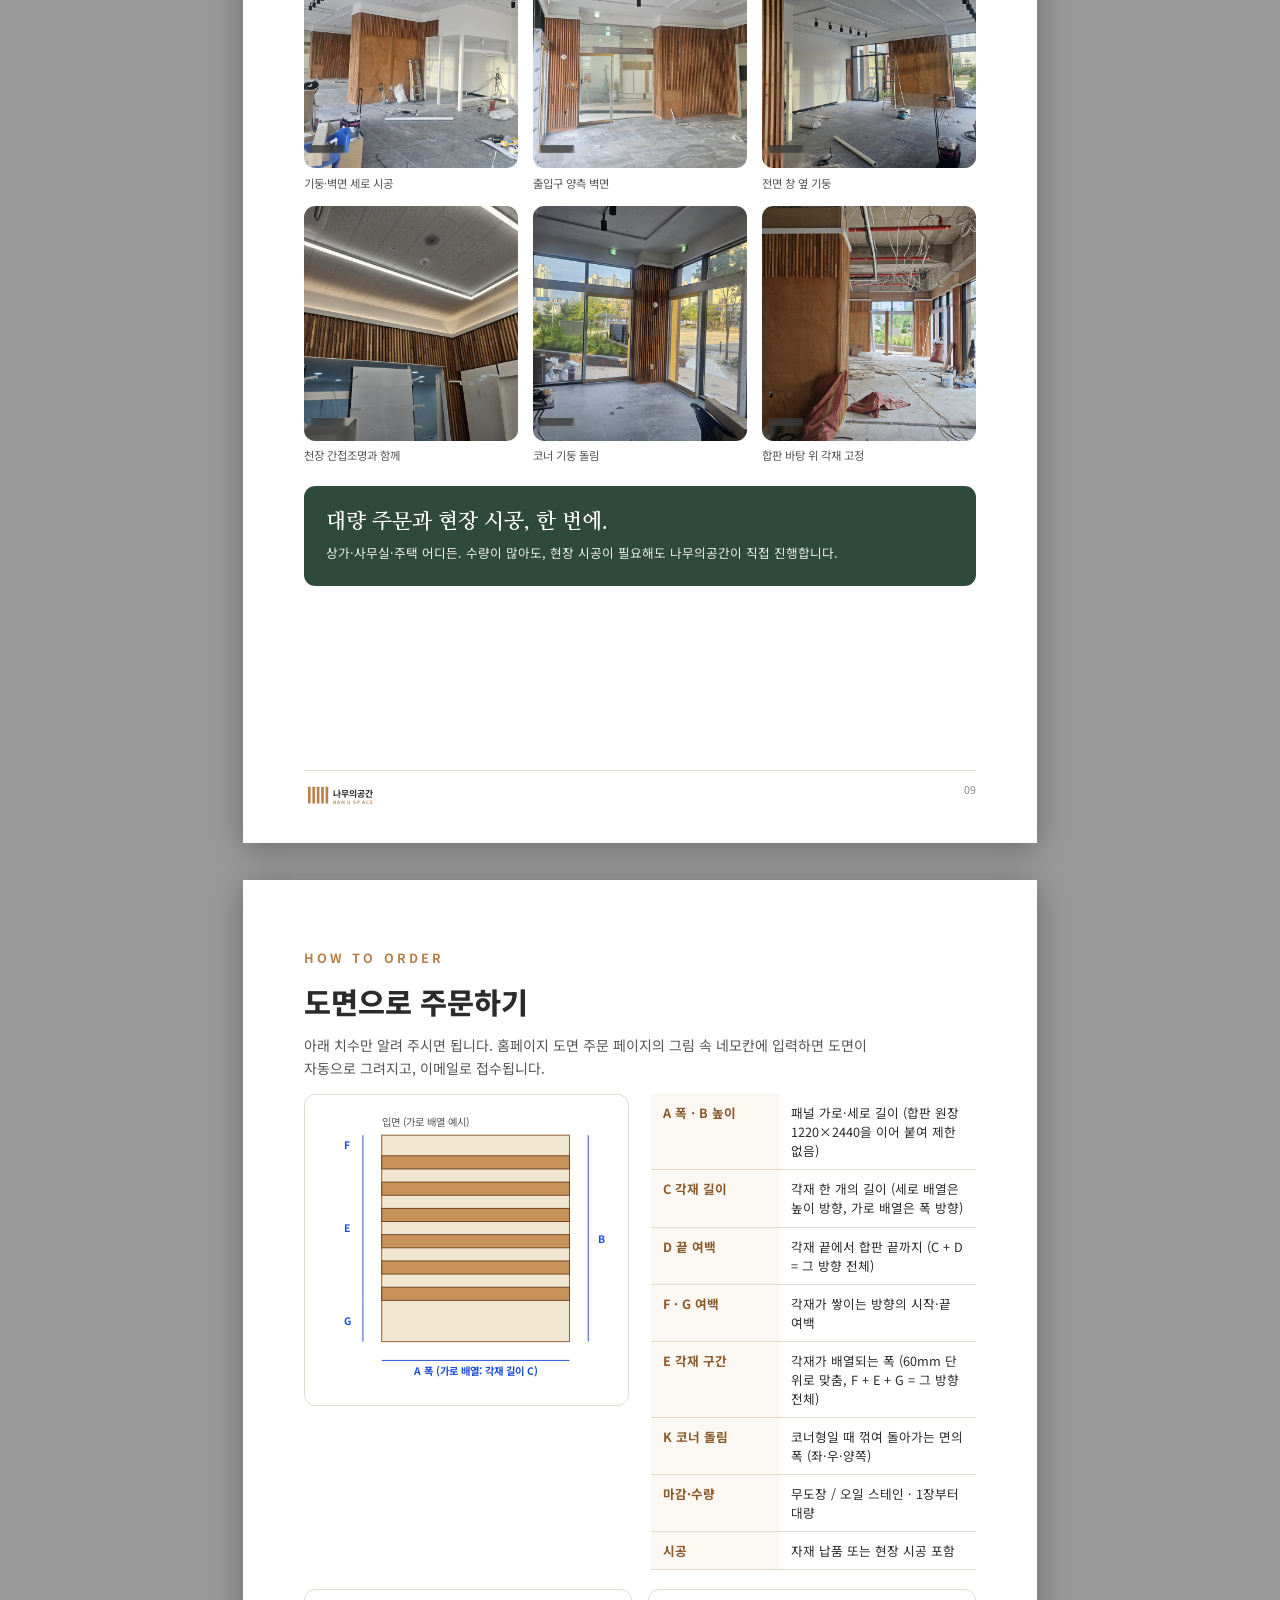
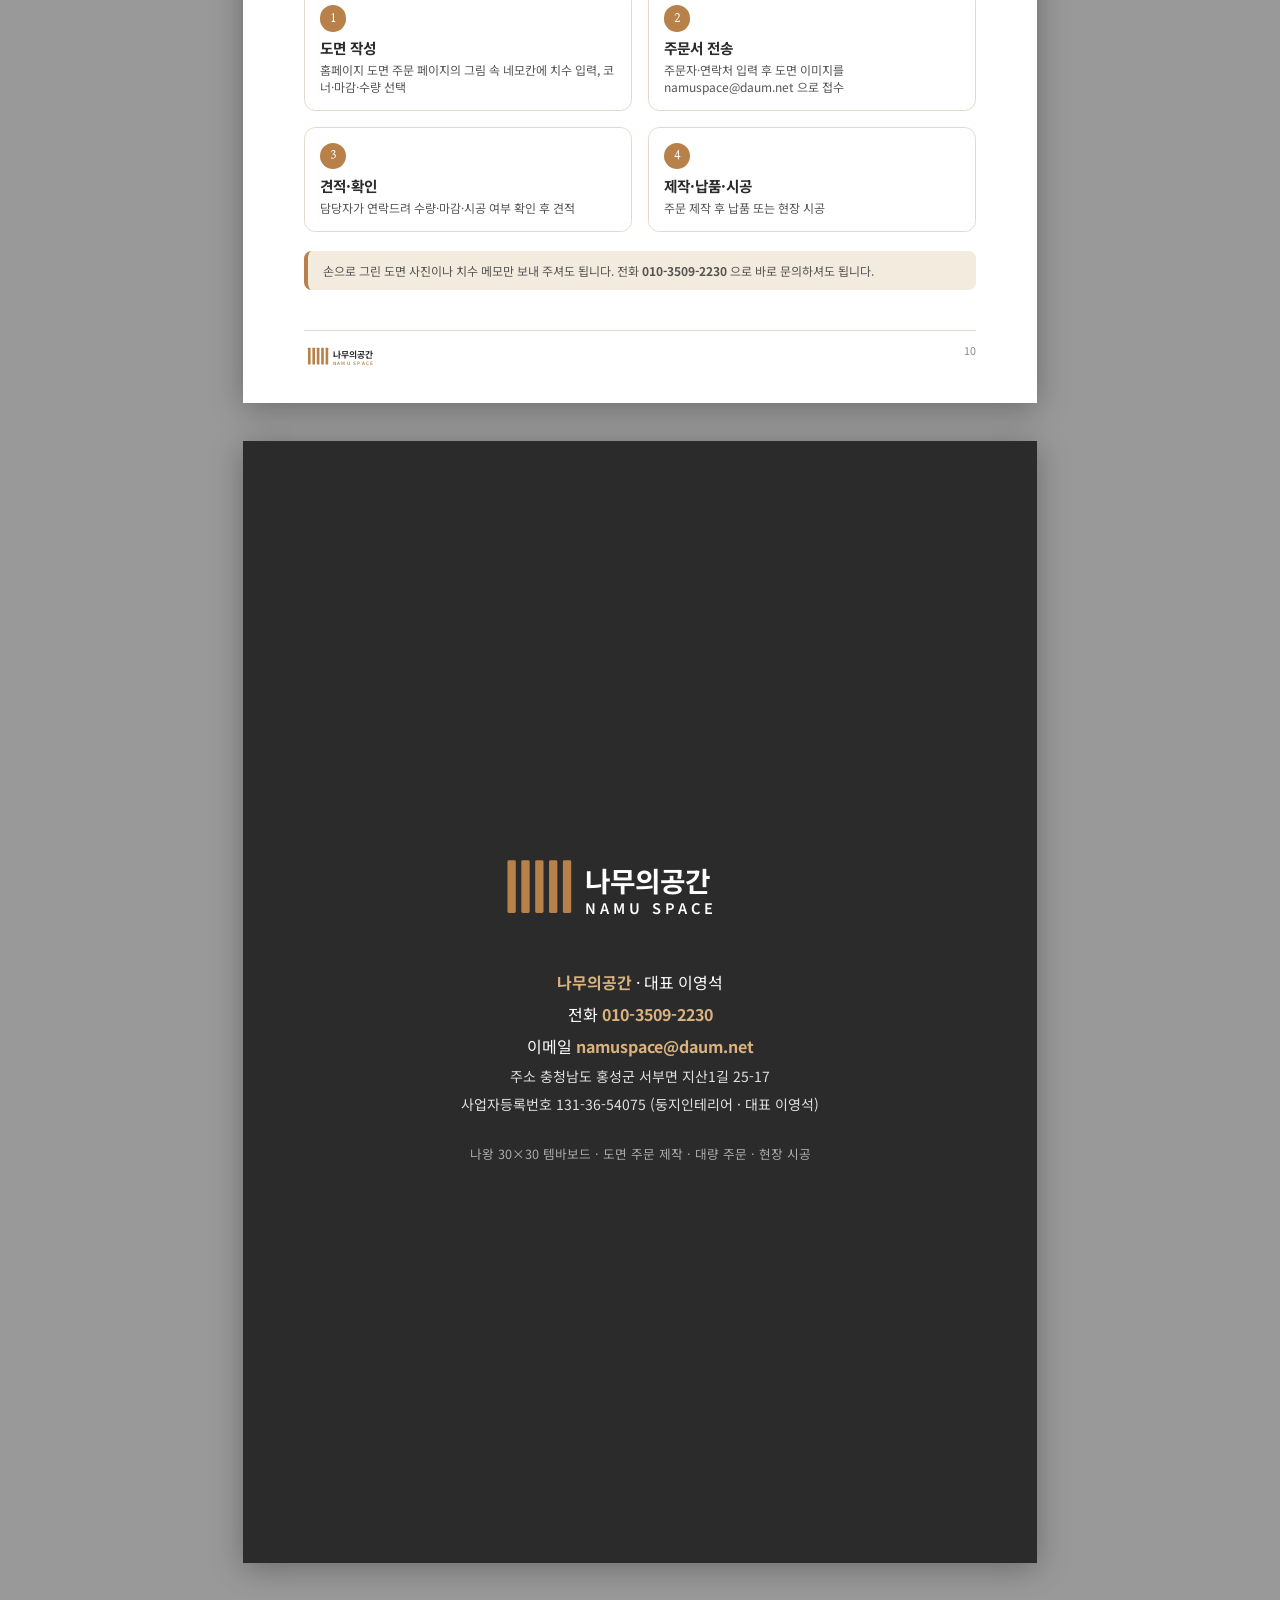
<file: catalog/catalog.html>
<!DOCTYPE html>
<html lang="ko">
<head>
<meta charset="UTF-8">
<title>나무의공간 템바보드 카탈로그</title>
<link href="https://fonts.googleapis.com/css2?family=Noto+Sans+KR:wght@300;400;500;700;900&family=Nanum+Myeongjo:wght@400;700;800&display=swap" rel="stylesheet">
<style>
  :root { --wood: #B9814A; --wood-dark: #8B5A2B; --wood-light: #D9B27F; --ink: #2B2B2B; --ink-2: #555; --ink-3: #888; --bg: #FBF8F3; --bg-2: #F3EBDD; --line: #E4DACB; --green: #2F4A3A; }
  @page { size: A4; margin: 0; }
  * { box-sizing: border-box; }
  html, body { margin: 0; background: #999; font-family: 'Noto Sans KR', 'Malgun Gothic', sans-serif; color: var(--ink); -webkit-print-color-adjust: exact; print-color-adjust: exact; }
  .page { width: 210mm; height: 297mm; background: #fff; margin: 0 auto; position: relative; overflow: hidden; page-break-after: always; break-after: page; padding: 18mm 16mm 16mm; }
  .page:last-child { page-break-after: auto; }
  @media screen { .page { margin: 10mm auto; box-shadow: 0 5px 30px rgba(0,0,0,.3); } }
  h1, h2, h3, h4 { margin: 0; line-height: 1.25; }
  p { margin: 0 0 .7em; line-height: 1.6; }
  img { display: block; }
  .serif { font-family: 'Nanum Myeongjo', 'Batang', serif; }
  .eyebrow { color: var(--wood); font-size: 9.5pt; letter-spacing: .25em; font-weight: 700; margin-bottom: 4mm; }
  .title { font-size: 22pt; font-weight: 800; margin-bottom: 4mm; }
  .lead { font-size: 10.5pt; color: var(--ink-2); max-width: 150mm; }
  .foot { position: absolute; left: 16mm; right: 16mm; bottom: 9mm; display: flex; justify-content: space-between; font-size: 8pt; color: var(--ink-3); border-top: 1px solid var(--line); padding-top: 3mm; }
  .foot .logo svg { height: 7mm; width: auto; }
  .logo svg { display: block; }
  .tag { display: inline-block; padding: 1mm 3.5mm; border-radius: 99px; background: var(--bg-2); color: var(--wood-dark); font-size: 8.5pt; font-weight: 700; }

  /* cover */
  .cover { padding: 0; color: #fff; }
  .cover img.bg { position: absolute; inset: 0; width: 100%; height: 100%; object-fit: cover; }
  .cover .shade { position: absolute; inset: 0; background: linear-gradient(180deg, rgba(0,0,0,.25), rgba(0,0,0,.05) 35%, rgba(20,12,5,.85)); }
  .cover .top { position: absolute; top: 16mm; left: 16mm; right: 16mm; display: flex; justify-content: space-between; align-items: center; }
  .cover .top .logo svg { height: 14mm; width: auto; }
  .cover .top .logo svg text { fill: #fff; }
  .cover .bottom { position: absolute; left: 16mm; right: 16mm; bottom: 20mm; }
  .cover h1 { font-size: 40pt; font-weight: 800; line-height: 1.15; }
  .cover .sub { font-size: 13pt; margin: 5mm 0 8mm; opacity: .92; }
  .cover .meta { display: flex; gap: 8mm; font-size: 10pt; opacity: .9; }
  .cover .year { font-size: 11pt; letter-spacing: .3em; opacity: .9; }

  .grid2 { display: grid; grid-template-columns: 1fr 1fr; gap: 6mm; }
  .grid3 { display: grid; grid-template-columns: 1fr 1fr 1fr; gap: 5mm; }
  .stat { background: var(--ink); color: #fff; border-radius: 3mm; padding: 5mm; text-align: center; }
  .stat b { display: block; font-size: 20pt; color: var(--wood-light); font-family: 'Nanum Myeongjo', serif; }
  .stat span { font-size: 8.5pt; opacity: .85; }
  .card { border: 1px solid var(--line); border-radius: 3mm; overflow: hidden; }
  .card .pic { background: linear-gradient(160deg, #F7F1E7, #E9DCC8); height: 70mm; display: flex; align-items: center; justify-content: center; gap: 5mm; padding: 5mm; }
  .card .pic img { max-height: 100%; width: auto; filter: drop-shadow(0 6mm 6mm rgba(60,30,0,.28)); }
  .card .pic.photo { padding: 0; height: 96mm; display: block; }
  .card .pic.photo img { width: 100%; height: 100%; object-fit: cover; filter: none; }
  .card .desc { font-size: 9.5pt; color: var(--ink-2); margin: 0 0 2mm; line-height: 1.55; }
  .card .body { padding: 4mm 4.5mm 5mm; }
  .card h3 { font-size: 13pt; margin: 2mm 0 2mm; }
  .card ul { margin: 0; padding: 0; list-style: none; font-size: 8.8pt; color: var(--ink-2); line-height: 1.55; }
  .card li::before { content: '· '; color: var(--wood); font-weight: 700; }
  table.spec { width: 100%; border-collapse: collapse; font-size: 9.5pt; }
  table.spec th, table.spec td { text-align: left; padding: 2.4mm 3mm; border-bottom: 1px solid var(--line); vertical-align: top; }
  table.spec th { width: 34mm; color: var(--wood-dark); font-weight: 700; background: var(--bg); }
  .photo { border-radius: 3mm; overflow: hidden; background: #eee; }
  .photo img { width: 100%; height: 100%; object-fit: cover; }
  figure { margin: 0; }
  figcaption { font-size: 8.5pt; color: var(--ink-2); margin-top: 1.8mm; }
  .gal { display: grid; grid-template-columns: 1fr 1fr; gap: 5mm; }
  .gal .photo { height: 62mm; }
  .gal3 { display: grid; grid-template-columns: 1fr 1fr 1fr; gap: 4mm; }
  .gal3 .photo { height: 62mm; }
  .steps { display: grid; grid-template-columns: 1fr 1fr; gap: 4mm; }
  .step { border: 1px solid var(--line); border-radius: 3mm; padding: 4mm; font-size: 9pt; color: var(--ink-2); }
  .step b { display: inline-grid; place-items: center; width: 7mm; height: 7mm; border-radius: 50%; background: var(--wood); color: #fff; margin-bottom: 2mm; font-family: 'Nanum Myeongjo', serif; }
  .step h4 { font-size: 11pt; color: var(--ink); margin-bottom: 1mm; }
  .note { background: var(--bg-2); border-left: 1.2mm solid var(--wood); padding: 3mm 4mm; border-radius: 2mm; font-size: 9pt; color: var(--ink-2); }
  .band { background: var(--green); color: #fff; border-radius: 3mm; padding: 6mm; }
  .band h3 { font-family: 'Nanum Myeongjo', serif; font-size: 16pt; margin-bottom: 2mm; }
  .band p { font-size: 9.5pt; opacity: .9; margin: 0; }
  .back { background: var(--ink); color: #fff; display: flex; flex-direction: column; justify-content: center; align-items: center; text-align: center; }
  .back .logo svg { height: 22mm; width: auto; }
  .back .logo svg text { fill: #fff; }
  .back .ct { font-size: 12pt; margin-top: 10mm; line-height: 2; }
  .back .ct b { color: var(--wood-light); }
</style>
</head>
<body>

<!-- 1. 표지 -->
<section class="page cover">
  <img class="bg" src="../site/img/interior/hero.jpg" alt="">
  <div class="shade"></div>
  <div class="top"><div class="logo" data-logo></div><div class="year">CATALOG 2026</div></div>
  <div class="bottom">
    <div class="tag" style="background:rgba(255,255,255,.2);color:#fff">나왕 원목 · 합판 바탕 · 주문 제작</div>
    <h1 class="serif" style="margin-top:4mm">나무가 만드는<br>공간의 결</h1>
    <div class="sub">서두르는 손이 아니라 준비된 나무가 벽을 완성합니다. 현장은 고요하고, 마감은 고릅니다.</div>
    <div class="meta"><span>나무의공간</span><span>대표 이영석</span><span>010-3509-2230</span><span>namuspace@daum.net</span><span>충남 홍성군 서부면 지산1길 25-17</span></div>
  </div>
</section>

<!-- 2. 소개 -->
<section class="page">
  <div class="eyebrow">ABOUT</div>
  <h2 class="title">나무의공간</h2>
  <p class="lead">나무의공간은 나왕 원목 각재를 합판에 고정해 만드는 <b>템바보드</b> 전문 제작사입니다. 정해진 규격의 제품을 파는 것이 아니라, 고객이 그린 도면 그대로 폭·높이·여백·코너까지 맞춰 제작하고 필요하면 현장 시공까지 직접 진행합니다.</p>
  <div class="grid3" style="margin:6mm 0">
    <div class="stat"><b>30×30</b><span>나왕 각재 규격 (mm)</span></div>
    <div class="stat"><b>1220×2440</b><span>합판 원장 · 가로·세로 계속 이어 붙여 제작</span></div>
    <div class="stat"><b>코너형</b><span>ㄱ자 코너 돌림 주문 가능</span></div>
  </div>
  <div class="grid2" style="margin-top:4mm">
    <div class="photo" style="height:78mm"><img src="../site/img/detail/factory_stack1.jpg" alt=""></div>
    <div class="photo" style="height:78mm"><img src="../site/img/site/site02.jpg" alt=""></div>
  </div>
  <div class="grid2" style="margin-top:6mm">
    <div>
      <h3 style="font-size:12pt;margin-bottom:2mm">왜 나왕 템바보드인가</h3>
      <p style="font-size:9.5pt;color:var(--ink-2)">나왕은 결이 곧고 뒤틀림이 적어 긴 각재로 가공하기 좋은 수종입니다. 30mm 각재가 만드는 깊은 음영은 얇은 MDF 루버가 흉내 낼 수 없는 입체감을 만들고, 합판 바탕 덕분에 벽에 그대로 고정하면 시공이 끝납니다.</p>
    </div>
    <div>
      <h3 style="font-size:12pt;margin-bottom:2mm">이렇게 일합니다</h3>
      <ul style="font-size:9.5pt;color:var(--ink-2);margin:0;padding-left:4mm;line-height:1.7">
        <li>도면(A·B·C·D·E·코너)대로 1장부터 주문 제작</li>
        <li>대량 주문 가능 — 상가·사무실·숙박시설 전체 물량</li>
        <li>자재 납품 또는 현장 시공 선택</li>
        <li>무도장 / 오일 스테인 마감</li>
      </ul>
    </div>
  </div>
  <div class="foot"><div class="logo" data-logo></div><span>02</span></div>
</section>

<!-- 3. 라인업 -->
<section class="page">
  <div class="eyebrow">PRODUCTS</div>
  <h2 class="title">제품 라인업</h2>
  <p class="lead">두 가지 결, 하나의 원칙. 나왕 원목 각재를 공장에서 합판에 미리 붙여 보내드리고, 현장에서는 벽에 고정만 합니다. 기본 마감은 오일 스테인이며 무도장도 가능합니다.</p>
  <div class="grid2" style="margin-top:6mm">
    <div class="card">
      <div class="pic photo"><img src="../site/img/product/lineup_slim.jpg" alt=""></div>
      <div class="body"><span class="tag">고운 결 · 세로</span><h3>고운결 세로 템바보드</h3>
        <p class="desc">촘촘한 살이 만드는 고운 표정. 좁은 나왕 살을 빈틈없이 세워, 빛이 스치면 잔잔한 세로 결이 살아납니다.</p>
        <ul><li>좁은 나왕 살을 촘촘히 배열한 세로 결</li><li>아트월·기둥·카운터 전면에 어울리는 섬세한 음영</li><li>오일 스테인 / 무도장</li><li>원장 1220×2440 이어 붙임</li></ul></div>
    </div>
    <div class="card">
      <div class="pic photo"><img src="../site/img/product/lineup_sq30.jpg" alt=""></div>
      <div class="body"><span class="tag">고운 결 · 가로</span><h3>고운결 가로 템바보드</h3>
        <p class="desc">30mm 각재가 만드는 깊은 그림자. 굵은 나왕 각재를 일정한 간격으로 세워, 벽에 입체적인 결과 리듬을 새깁니다.</p>
        <ul><li>나왕 30×30 각재, 간격 30, 합판 8 바탕</li><li>폭·높이·코너까지 도면 그대로 제작</li><li>오일 스테인 / 무도장</li><li>ㄱ자 코너형 가능 · 크기 제한 없음</li></ul></div>
    </div>
  </div>
  <div class="grid2" style="margin-top:6mm">
    <figure><div class="photo" style="height:44mm"><img src="../site/img/detail/slim_tex1.jpg" alt=""></div><figcaption>세로 · 촘촘한 살의 세로 결</figcaption></figure>
    <figure><div class="photo" style="height:44mm"><img src="../site/img/detail/sq30_side3.jpg" alt=""></div><figcaption>가로 · 30mm 깊이의 음영</figcaption></figure>
  </div>
  <div class="foot"><div class="logo" data-logo></div><span>03</span></div>
</section>

<!-- 4. 30각 상세 -->
<section class="page">
  <div class="eyebrow">SPECIFICATION</div>
  <h2 class="title">30각 템바보드 규격·단면</h2>
  <p class="lead">각재 30×30, 간격 30, 합판 8은 고정 규격입니다. 폭(A)·높이(B)·각재 길이(C)·여백(D·F·G)·각재 구간(E)은 주문 시 자유롭게 지정합니다.</p>
  <div style="border:1px solid var(--line);border-radius:3mm;padding:4mm;margin-top:4mm">
    <svg viewBox="0 0 560 250" width="100%" font-family="Noto Sans KR, sans-serif" font-size="12">
      <rect x="40" y="170" width="420" height="16" fill="#E8D7B5" stroke="#8B5A2B"/><text x="470" y="182" fill="#555">합판 8</text>
      <g fill="#C8935B" stroke="#6B3F1D"><rect x="40" y="110" width="60" height="60"/><rect x="160" y="110" width="60" height="60"/><rect x="280" y="110" width="60" height="60"/></g>
      <g stroke="#1d4ed8" stroke-width="1" fill="#1d4ed8">
        <line x1="40" y1="80" x2="40" y2="98"/><line x1="100" y1="80" x2="100" y2="98"/><line x1="160" y1="80" x2="160" y2="98"/><line x1="220" y1="80" x2="220" y2="98"/><line x1="40" y1="88" x2="220" y2="88"/>
        <text x="58" y="76" text-anchor="middle" stroke="none">각재 30</text><text x="130" y="76" text-anchor="middle" stroke="none">간격 30</text><text x="190" y="76" text-anchor="middle" stroke="none">30</text>
        <line x1="370" y1="110" x2="370" y2="170"/><line x1="360" y1="110" x2="380" y2="110"/><line x1="360" y1="170" x2="380" y2="170"/><text x="386" y="144" stroke="none">30</text>
        <line x1="40" y1="210" x2="460" y2="210"/><line x1="40" y1="202" x2="40" y2="218"/><line x1="460" y1="202" x2="460" y2="218"/>
        <text x="250" y="232" text-anchor="middle" stroke="none">피치 60mm 반복 · 패널 폭 A (합판 원장 1220×2440 이어 붙임)</text>
      </g>
      <text x="40" y="30" font-size="14" font-weight="700">단면 상세 (단위 mm)</text><text x="40" y="50" fill="#777">나왕 각재 30×30 · 간격 30 · 합판 8 바탕</text>
    </svg>
  </div>
  <div class="grid2" style="margin-top:5mm">
    <table class="spec">
      <tr><th>수종</th><td>나왕 원목 각재</td></tr>
      <tr><th>각재 규격</th><td>30 × 30 mm (고정)</td></tr>
      <tr><th>각재 간격</th><td>30 mm (고정, 피치 60 mm)</td></tr>
      <tr><th>바탕재</th><td>합판 8 mm · 원하는 색상으로 도장 가능</td></tr>
      <tr><th>크기</th><td>합판 원장 1220×2440 mm. 가로·세로 모두 계속 이어 붙여 제작 → 크기 제한 없음</td></tr>
      <tr><th>치수 지정</th><td>A(폭)·B(높이), C(각재 길이)·D(끝 여백), F·G(좌우 여백)·E(각재 구간), K(코너 돌림) 자유 지정</td></tr>
      <tr><th>코너</th><td>ㄱ자 코너형 (좌·우·양쪽), 돌림 길이 K 지정</td></tr>
      <tr><th>마감</th><td>무도장 / 오일 스테인</td></tr>
      <tr><th>수량·시공</th><td>1장부터 대량까지 · 납품 또는 현장 시공</td></tr>
    </table>
    <div>
      <div style="border:1px solid var(--line);border-radius:3mm;padding:3mm">
        <svg viewBox="0 0 300 250" width="100%" font-family="Noto Sans KR, sans-serif" font-size="11">
          <text x="10" y="20" font-size="13" font-weight="700">코너 평면 상세 (ㄱ자 돌림 · 좌측)</text>
          <rect x="60" y="97" width="180" height="7.2" fill="#E8D7B5" stroke="#8B5A2B"/>
          <rect x="60" y="104.2" width="7.2" height="128" fill="#E8D7B5" stroke="#8B5A2B"/>
          <g fill="#C8935B" stroke="#6B3F1D"><rect x="60" y="70" width="27" height="27"/><rect x="114" y="70" width="27" height="27"/><rect x="168" y="70" width="27" height="27"/><rect x="33" y="97" width="27" height="27"/><rect x="33" y="151" width="27" height="27"/><rect x="33" y="205" width="27" height="27"/></g>
          <g stroke="#1d4ed8" fill="#1d4ed8">
            <line x1="114" y1="62" x2="141" y2="62"/><text x="127" y="58" text-anchor="middle" stroke="none">30</text>
            <line x1="141" y1="62" x2="168" y2="62"/><text x="154" y="58" text-anchor="middle" stroke="none">30</text>
            <line x1="67.2" y1="62" x2="87" y2="62"/><text x="77" y="58" text-anchor="middle" stroke="none">22</text>
            <line x1="24" y1="151" x2="24" y2="178"/><text x="20" y="168" text-anchor="end" stroke="none">30</text>
            <line x1="248" y1="97" x2="248" y2="104.2"/><text x="252" y="104" stroke="none">8</text>
          </g>
          <text x="110" y="170" fill="#c2410c" font-size="12" font-weight="700">기둥 안쪽</text>
          <text x="10" y="245" fill="#555" font-size="10">코너 각재가 합판(8)을 덮어 22 노출 · 각재는 두 면 모두 바깥쪽 · 우측 코너는 좌우 반전</text>
        </svg>
      </div>
      <div class="photo" style="height:44mm;margin-top:3mm"><img src="../site/img/detail/corner_joint2.jpg" alt=""></div>
    </div>
  </div>
  <div class="foot"><div class="logo" data-logo></div><span>04</span></div>
</section>

<!-- 5. 마감 · 디테일 -->
<section class="page">
  <div class="eyebrow">FINISH & DETAIL</div>
  <h2 class="title">마감과 디테일</h2>
  <p class="lead">기본 마감은 오일 스테인이며, 원하는 색상으로 도장 주문 제작이 가능합니다. 모든 제품은 합판 바탕 위에 각재를 접착·고정해 만듭니다.</p>
  <div class="grid2" style="margin-top:5mm">
    <figure><div class="photo" style="height:96mm"><img src="../site/img/detail/sq30_stain_tex1.jpg" alt=""></div><figcaption><b>오일 스테인</b> — 따뜻한 갈색, 결이 깊어짐 · 원하는 색상 도장 주문 제작 가능</figcaption></figure>
    <figure><div class="photo" style="height:96mm"><img src="../site/img/detail/crop_sq30_section.jpg" alt=""></div><figcaption><b>합판 바탕 단면</b> — 합판 위 30×30 각재, 30mm 간격 접착·고정 · 바탕 합판은 원하는 색상으로 도장 가능</figcaption></figure>
  </div>
  <div class="gal3" style="margin-top:5mm">
    <figure><div class="photo"><img src="../site/img/detail/crop_slim_oil.jpg" alt=""></div><figcaption><b>슬림 오일</b> — 촘촘한 살, 광택 마감</figcaption></figure>
    <figure><div class="photo"><img src="../site/img/detail/sq30_side3.jpg" alt=""></div><figcaption><b>30각 무도장</b> — 나왕 본연의 밝은 결</figcaption></figure>
    <figure><div class="photo"><img src="../site/img/detail/crop_sq30_stain_h.jpg" alt=""></div><figcaption><b>30각 스테인 가로</b> — 롱 패널</figcaption></figure>
  </div>
  <div class="foot"><div class="logo" data-logo></div><span>05</span></div>
</section>

<!-- 6. 연출 1 -->
<section class="page">
  <div class="eyebrow">INTERIOR IDEAS</div>
  <h2 class="title">이렇게 쓰입니다 — 주거 공간</h2>
  <p class="lead">실제 제품 사진을 바탕으로 연출한 예시 이미지입니다.</p>
  <div class="gal" style="margin-top:4mm">
    <figure><div class="photo"><img src="../site/img/interior/living_tv.jpg" alt=""></div><figcaption>거실 TV 아트월 · 슬림형</figcaption></figure>
    <figure><div class="photo"><img src="../site/img/interior/bedroom_head.jpg" alt=""></div><figcaption>침실 헤드보드 벽 · 가로 배열</figcaption></figure>
    <figure><div class="photo"><img src="../site/img/interior/entrance.jpg" alt=""></div><figcaption>현관 벽면 · 슬림 오일</figcaption></figure>
    <figure><div class="photo"><img src="../site/img/interior/stairs.jpg" alt=""></div><figcaption>계단실 벽 · 30각</figcaption></figure>
    <figure><div class="photo"><img src="../site/img/interior/partition.jpg" alt=""></div><figcaption>거실·식당 가벽 파티션 · 30각</figcaption></figure>
    <figure><div class="photo"><img src="../site/img/interior/corner_detail.jpg" alt=""></div><figcaption>코너 돌림 상세 · 코너형</figcaption></figure>
  </div>
  <div class="foot"><div class="logo" data-logo></div><span>06</span></div>
</section>

<!-- 7. 연출 2 -->
<section class="page">
  <div class="eyebrow">INTERIOR IDEAS</div>
  <h2 class="title">이렇게 쓰입니다 — 상업·사무 공간</h2>
  <p class="lead">카운터 뒷벽, 기둥, 천장, 로비까지. 대량 물량도 같은 품질로 제작합니다.</p>
  <div class="gal" style="margin-top:4mm">
    <figure><div class="photo"><img src="../site/img/interior/cafe_counter.jpg" alt=""></div><figcaption>카페 카운터 뒷벽 · 30각</figcaption></figure>
    <figure><div class="photo"><img src="../site/img/interior/column_wrap.jpg" alt=""></div><figcaption>매장 기둥 감싸기 · 코너형</figcaption></figure>
    <figure><div class="photo"><img src="../site/img/interior/ceiling.jpg" alt=""></div><figcaption>식당 천장 루버 · 30각</figcaption></figure>
    <figure><div class="photo"><img src="../site/img/interior/office_lobby.jpg" alt=""></div><figcaption>사무실 로비 · 30각 스테인</figcaption></figure>
    <figure><div class="photo"><img src="../site/img/interior/restaurant_wall.jpg" alt=""></div><figcaption>식당 룸 벽면 · 30각 스테인 가로</figcaption></figure>
    <figure><div class="photo"><img src="../site/img/interior/hallway.jpg" alt=""></div><figcaption>호텔 복도 · 가로 배열</figcaption></figure>
  </div>
  <div class="foot"><div class="logo" data-logo></div><span>07</span></div>
</section>

<!-- 8. 세로 시공 · 상가 -->
<section class="page">
  <div class="eyebrow">VERTICAL INSTALLATION</div>
  <h2 class="title">세로 시공 — 상가·약국·병원</h2>
  <p class="lead">실제 시공 현장을 바탕으로 연출한 세로 배열 예시. 기둥은 네 면을 감싸고, 벽면은 바닥부터 천장까지 이어집니다.</p>
  <div class="gal" style="margin-top:4mm">
    <figure><div class="photo"><img src="../site/img/interior/v_pharmacy.jpg" alt=""></div><figcaption>약국 카운터·기둥</figcaption></figure>
    <figure><div class="photo"><img src="../site/img/interior/v_clinic.jpg" alt=""></div><figcaption>병원 접수·대기실</figcaption></figure>
    <figure><div class="photo"><img src="../site/img/interior/v_store_column.jpg" alt=""></div><figcaption>의류 매장 기둥 감싸기</figcaption></figure>
    <figure><div class="photo"><img src="../site/img/interior/v_bank.jpg" alt=""></div><figcaption>은행 창구 벽·기둥</figcaption></figure>
    <figure><div class="photo"><img src="../site/img/interior/v_restaurant.jpg" alt=""></div><figcaption>식당 벽면·주방 기둥</figcaption></figure>
    <figure><div class="photo"><img src="../site/img/interior/v_cafe_pillar.jpg" alt=""></div><figcaption>카페 중앙 기둥</figcaption></figure>
  </div>
  <div class="foot"><div class="logo" data-logo></div><span>08</span></div>
</section>

<!-- 9. 시공 현장 -->
<section class="page">
  <div class="eyebrow">ON SITE</div>
  <h2 class="title">시공 현장</h2>
  <p class="lead">상가 내부 벽면과 기둥을 30각 세로 템바보드로 마감한 현장. 자재 납품부터 현장 시공까지 직접 진행합니다.</p>
  <div class="gal3" style="margin-top:4mm">
    <figure><div class="photo"><img src="../site/img/site/site01.jpg" alt=""></div><figcaption>기둥·벽면 세로 시공</figcaption></figure>
    <figure><div class="photo"><img src="../site/img/site/site02.jpg" alt=""></div><figcaption>출입구 양측 벽면</figcaption></figure>
    <figure><div class="photo"><img src="../site/img/site/site03.jpg" alt=""></div><figcaption>전면 창 옆 기둥</figcaption></figure>
  </div>
  <div class="gal3" style="margin-top:4mm">
    <figure><div class="photo"><img src="../site/img/site/site04.jpg" alt=""></div><figcaption>천장 간접조명과 함께</figcaption></figure>
    <figure><div class="photo"><img src="../site/img/site/site06.jpg" alt=""></div><figcaption>코너 기둥 돌림</figcaption></figure>
    <figure><div class="photo"><img src="../site/img/site/site08.jpg" alt=""></div><figcaption>합판 바탕 위 각재 고정</figcaption></figure>
  </div>
  <div class="band" style="margin-top:6mm">
    <h3>대량 주문과 현장 시공, 한 번에.</h3>
    <p>상가·사무실·주택 어디든. 수량이 많아도, 현장 시공이 필요해도 나무의공간이 직접 진행합니다.</p>
  </div>
  <div class="foot"><div class="logo" data-logo></div><span>09</span></div>
</section>

<!-- 9. 주문 방법 -->
<section class="page">
  <div class="eyebrow">HOW TO ORDER</div>
  <h2 class="title">도면으로 주문하기</h2>
  <p class="lead">아래 치수만 알려 주시면 됩니다. 홈페이지 도면 주문 페이지의 그림 속 네모칸에 입력하면 도면이 자동으로 그려지고, 이메일로 접수됩니다.</p>
  <div class="grid2" style="margin-top:4mm;align-items:start">
    <div style="border:1px solid var(--line);border-radius:3mm;padding:3mm">
      <svg viewBox="0 0 320 300" width="100%" font-family="Noto Sans KR, sans-serif" font-size="11">
        <rect x="70" y="30" width="200" height="220" fill="#F1E6D0" stroke="#8B5A2B"/>
        <g fill="#C8935B" stroke="#6B3F1D">
          <rect x="70" y="52" width="200" height="14"/><rect x="70" y="80" width="200" height="14"/><rect x="70" y="108" width="200" height="14"/><rect x="70" y="136" width="200" height="14"/><rect x="70" y="164" width="200" height="14"/><rect x="70" y="192" width="200" height="14"/>
        </g>
        <g stroke="#1d4ed8" fill="#1d4ed8" stroke-width="1">
          <line x1="70" y1="270" x2="270" y2="270"/><text x="170" y="286" text-anchor="middle" stroke="none" font-weight="700">A 폭 (가로 배열: 각재 길이 C)</text>
          <line x1="290" y1="30" x2="290" y2="250"/><text x="300" y="145" stroke="none" font-weight="700">B</text>
          <line x1="50" y1="30" x2="50" y2="52"/><text x="30" y="45" stroke="none" font-weight="700">F</text>
          <line x1="50" y1="52" x2="50" y2="206"/><text x="30" y="133" stroke="none" font-weight="700">E</text>
          <line x1="50" y1="206" x2="50" y2="250"/><text x="30" y="232" stroke="none" font-weight="700">G</text>
        </g>
        <text x="70" y="20" fill="#555">입면 (가로 배열 예시)</text>
      </svg>
    </div>
    <table class="spec">
      <tr><th>A 폭 · B 높이</th><td>패널 가로·세로 길이 (합판 원장 1220×2440을 이어 붙여 제한 없음)</td></tr>
      <tr><th>C 각재 길이</th><td>각재 한 개의 길이 (세로 배열은 높이 방향, 가로 배열은 폭 방향)</td></tr>
      <tr><th>D 끝 여백</th><td>각재 끝에서 합판 끝까지 (C + D = 그 방향 전체)</td></tr>
      <tr><th>F · G 여백</th><td>각재가 쌓이는 방향의 시작·끝 여백</td></tr>
      <tr><th>E 각재 구간</th><td>각재가 배열되는 폭 (60mm 단위로 맞춤, F + E + G = 그 방향 전체)</td></tr>
      <tr><th>K 코너 돌림</th><td>코너형일 때 꺾여 돌아가는 면의 폭 (좌·우·양쪽)</td></tr>
      <tr><th>마감·수량</th><td>무도장 / 오일 스테인 · 1장부터 대량</td></tr>
      <tr><th>시공</th><td>자재 납품 또는 현장 시공 포함</td></tr>
    </table>
  </div>
  <div class="steps" style="margin-top:5mm">
    <div class="step"><b>1</b><h4>도면 작성</h4>홈페이지 도면 주문 페이지의 그림 속 네모칸에 치수 입력, 코너·마감·수량 선택</div>
    <div class="step"><b>2</b><h4>주문서 전송</h4>주문자·연락처 입력 후 도면 이미지를 namuspace@daum.net 으로 접수</div>
    <div class="step"><b>3</b><h4>견적·확인</h4>담당자가 연락드려 수량·마감·시공 여부 확인 후 견적</div>
    <div class="step"><b>4</b><h4>제작·납품·시공</h4>주문 제작 후 납품 또는 현장 시공</div>
  </div>
  <div class="note" style="margin-top:5mm">손으로 그린 도면 사진이나 치수 메모만 보내 주셔도 됩니다. 전화 <b>010-3509-2230</b> 으로 바로 문의하셔도 됩니다.</div>
  <div class="foot"><div class="logo" data-logo></div><span>10</span></div>
</section>

<!-- 10. 뒷표지 -->
<section class="page back">
  <div class="logo" data-logo></div>
  <div class="ct">
    <div><b>나무의공간</b> · 대표 이영석</div>
    <div>전화 <b>010-3509-2230</b></div>
    <div>이메일 <b>namuspace@daum.net</b></div>
    <div style="font-size:10.5pt;opacity:.85">주소 충청남도 홍성군 서부면 지산1길 25-17</div>
    <div style="font-size:10.5pt;opacity:.85">사업자등록번호 131-36-54075 (둥지인테리어 · 대표 이영석)</div>
    <div style="font-size:9.5pt;opacity:.6;margin-top:6mm">나왕 30×30 템바보드 · 도면 주문 제작 · 대량 주문 · 현장 시공</div>
  </div>
</section>

<script src="../site/js/logos.js"></script>
<script>
  // ?logo=N 으로 로고 지정 (기본 1)
  (function () {
    const id = +(new URLSearchParams(location.search).get('logo') || 1);
    const l = NW_LOGOS.find(x => x.id === id) || NW_LOGOS[0];
    document.querySelectorAll('[data-logo]').forEach(el => el.innerHTML = l.svg);
  })();
</script>
</body>
</html>
</file>
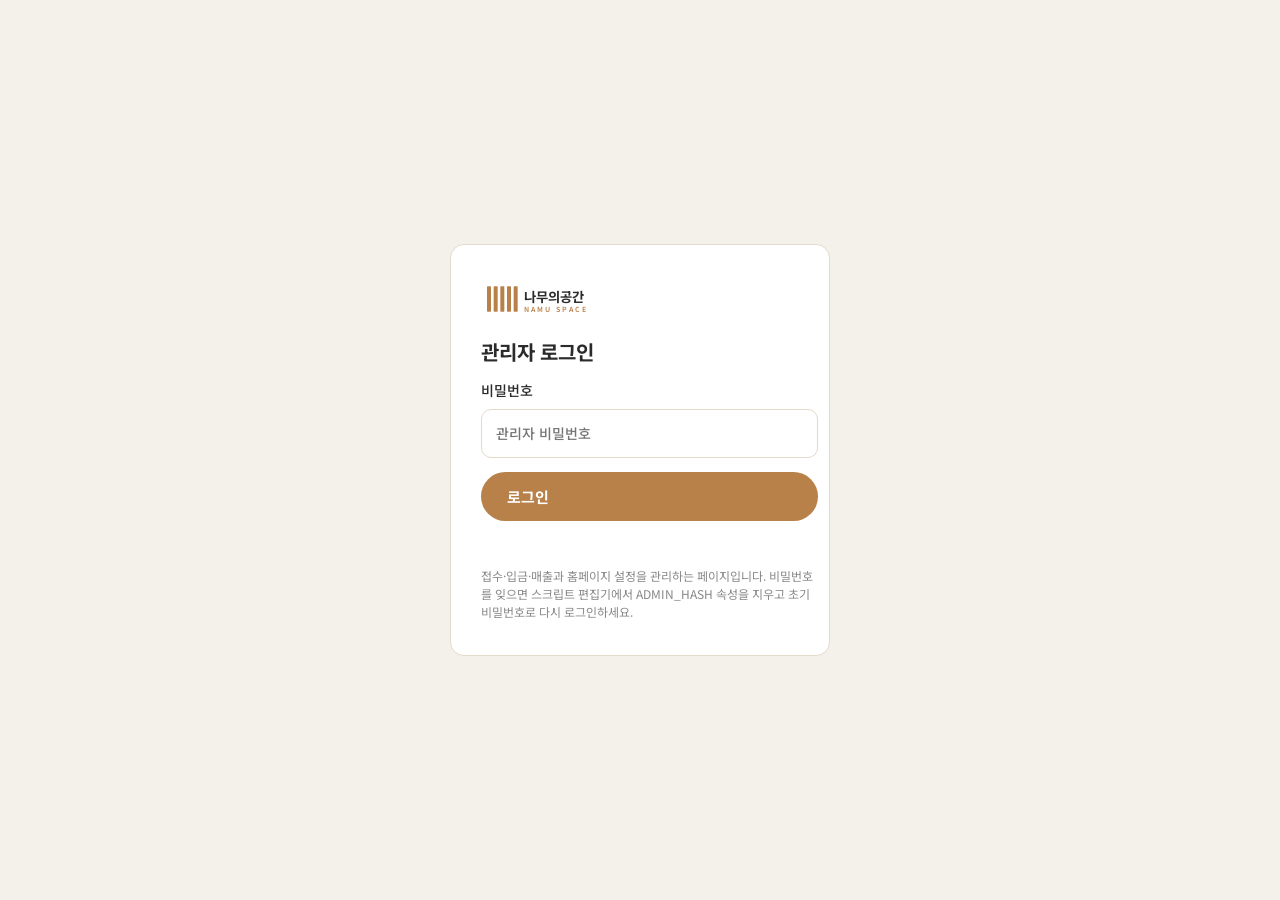
<file: site/admin.html>
<!DOCTYPE html>
<html lang="ko">
<head>
<meta charset="UTF-8">
<meta name="viewport" content="width=device-width, initial-scale=1">
<meta name="robots" content="noindex, nofollow">
<title>관리자 | 나무의공간</title>
<link href="https://fonts.googleapis.com/css2?family=Noto+Sans+KR:wght@300;400;500;700;900&display=swap" rel="stylesheet">
<link rel="stylesheet" href="css/style.css?v=20261001w">
<link rel="stylesheet" href="css/admin.css?v=20261001d">
</head>
<body class="admin">

<!-- 로그인 -->
<div id="login" class="ad-login">
  <form id="loginForm" class="ad-login-box" autocomplete="off">
    <a class="logo" data-logo href="index.html"></a>
    <h1>관리자 로그인</h1>
    <label>비밀번호 <input type="password" id="pw" required autocomplete="current-password" placeholder="관리자 비밀번호"></label>
    <button type="submit" class="btn wood" id="loginBtn">로그인</button>
    <p class="ad-err" id="loginErr"></p>
    <p class="ad-hint">접수·입금·매출과 홈페이지 설정을 관리하는 페이지입니다. 비밀번호를 잊으면 스크립트 편집기에서 ADMIN_HASH 속성을 지우고 초기 비밀번호로 다시 로그인하세요.</p>
  </form>
</div>

<!-- 관리자 화면 -->
<div id="app" class="ad-app" style="display:none">
  <header class="ad-head">
    <a class="logo" data-logo href="index.html" title="홈페이지"></a>
    <b>관리자</b>
    <nav class="ad-tabs" id="tabs">
      <button data-v="dash" class="on">대시보드</button>
      <button data-v="list">접수·주문</button>
      <button data-v="pay">입금·취소</button>
      <button data-v="samples">샘플 신청</button>
      <button data-v="sales">매출</button>
      <button data-v="settings">설정</button>
      <button data-v="account">계정</button>
    </nav>
    <div class="ad-tools">
      <button type="button" class="ad-ic" id="btnReload" title="새로고침">⟳</button>
      <a class="ad-ic" id="lnkSheet" href="#" target="_blank" rel="noopener" title="스프레드시트 열기">📊</a>
      <button type="button" class="ad-ic" id="btnLogout" title="로그아웃">⏻</button>
    </div>
  </header>

  <main class="ad-main">
    <section id="v-dash" class="ad-view"></section>
    <section id="v-list" class="ad-view" style="display:none">
      <div class="ad-filters">
        <select id="fType"><option value="">전체 구분</option><option>장바구니 주문</option><option>도면 주문</option><option>문의</option></select>
        <select id="fStatus"><option value="">전체 상태</option></select>
        <input id="fQ" placeholder="이름·연락처·번호·주소 검색">
        <span class="ad-count" id="listCount"></span>
      </div>
      <div class="ad-table-wrap"><table class="ad-table" id="listTable"><thead><tr><th>번호</th><th>접수일시</th><th>구분</th><th>이름</th><th>연락처</th><th>내역</th><th class="r">합계</th><th class="r">입금</th><th>상태</th></tr></thead><tbody></tbody></table></div>
    </section>
    <section id="v-pay" class="ad-view" style="display:none">
      <div class="ad-filters"><input id="pQ" placeholder="이름·접수번호 검색"><span class="ad-count" id="payCount"></span></div>
      <div class="ad-table-wrap"><table class="ad-table" id="payTable"><thead><tr><th>입금일</th><th>접수번호</th><th>이름</th><th class="r">금액</th><th>방법</th><th>메모</th><th></th></tr></thead><tbody></tbody></table></div>
      <div class="ad-filters" style="margin-top:10px"><b style="font-size:15px">취소 내역</b><span class="ad-count" id="cancelCount"></span></div>
      <div class="ad-table-wrap"><table class="ad-table" id="cancelTable"><thead><tr><th>취소일시</th><th>접수번호</th><th>구분</th><th>이름</th><th class="r">합계</th><th class="r">입금액</th><th>이전 상태</th><th>취소 사유</th></tr></thead><tbody></tbody></table></div>
    </section>
    <section id="v-samples" class="ad-view" style="display:none">
      <div class="ad-filters"><select id="sStatus"><option value="">전체 상태</option></select><input id="sQ" placeholder="상호·대표자·휴대폰·업종·주소 검색"><span class="ad-count" id="sampleCount"></span></div>
      <div class="ad-table-wrap"><table class="ad-table" id="sampleTable"><thead><tr><th>신청일시</th><th>상호 · 대표자</th><th>휴대폰</th><th>업종</th><th>시공 의사</th><th>안내 수신</th><th>상태</th></tr></thead><tbody></tbody></table></div>
    </section>
    <section id="v-sales" class="ad-view" style="display:none"></section>
    <section id="v-settings" class="ad-view" style="display:none"></section>
    <section id="v-account" class="ad-view" style="display:none"></section>
  </main>

  <!-- 접수 상세 -->
  <div class="ad-modal" id="detail" style="display:none"><div class="ad-modal-box" id="detailBox"></div></div>
  <div class="ad-toast" id="toast"></div>
</div>

<script src="js/logos.js?v=20261001z"></script>
<script src="js/main.js?v=20261008a"></script>
<script src="js/admin.js?v=20261001w"></script>
</body>
</html>
</file>
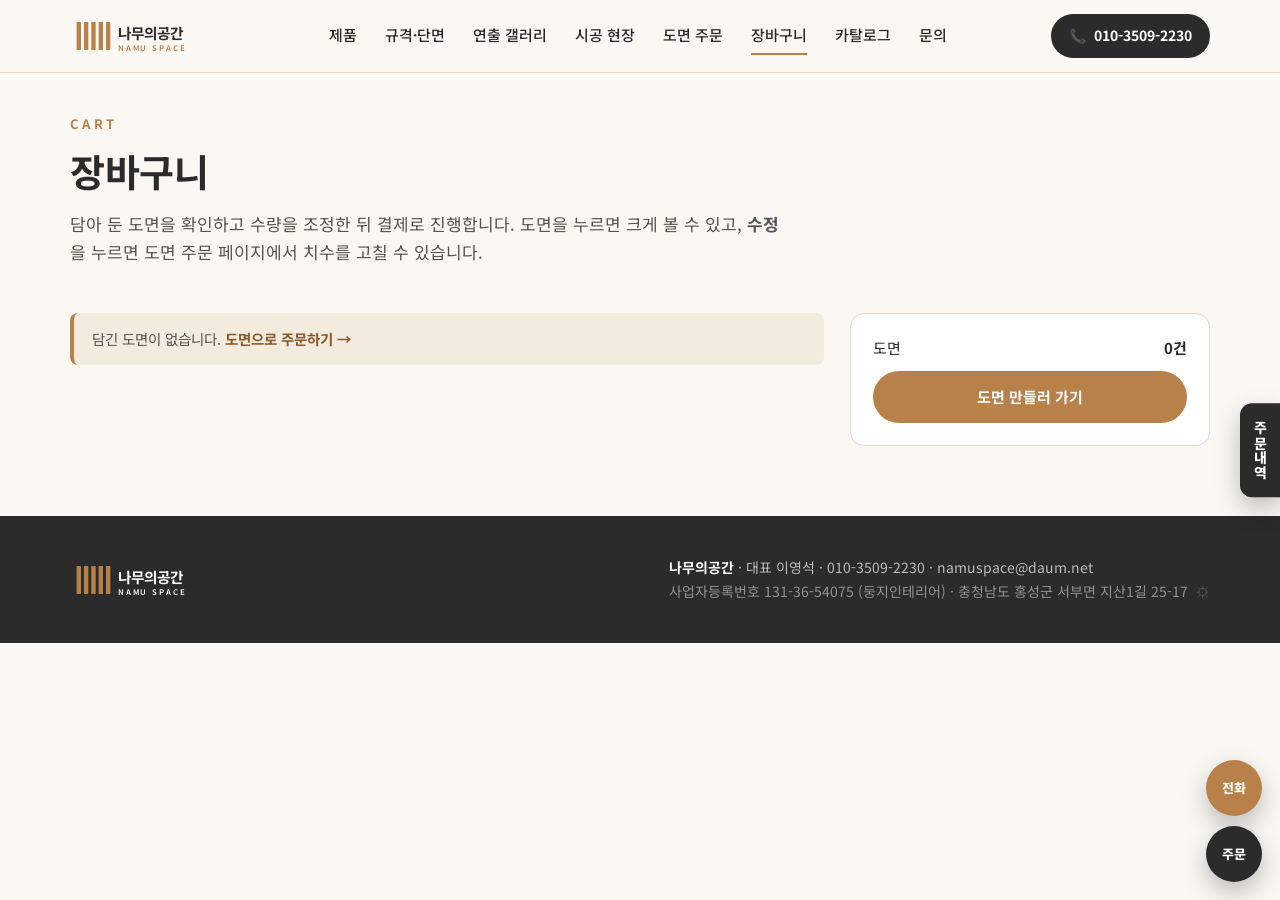
<file: site/cart.html>
<!DOCTYPE html>
<html lang="ko">
<head>
<meta charset="UTF-8">
<meta name="viewport" content="width=device-width, initial-scale=1">
<title>장바구니 | 나무의공간</title>
<link href="https://fonts.googleapis.com/css2?family=Noto+Sans+KR:wght@300;400;500;700;900&family=Nanum+Myeongjo:wght@700&display=swap" rel="stylesheet">
<link rel="stylesheet" href="css/style.css?v=20261001w">
</head>
<body>
<header class="site">
  <div class="wrap">
    <a href="index.html" class="logo" data-logo aria-label="나무의공간"></a>
    <nav class="main"><a href="index.html#products">제품</a><a href="index.html#spec">규격·단면</a><a href="index.html#interior">연출 갤러리</a><a href="index.html#site">시공 현장</a><a href="order.html">도면 주문</a><a href="cart.html" class="active">장바구니</a><a href="catalog.html">카탈로그</a><a href="index.html#contact">문의</a></nav>
    <a class="tel-btn" data-tel href="#">📞 <span data-site="tel"></span></a>
    <button class="menu-btn" aria-label="메뉴">☰</button>
  </div>
</header>

<div class="wrap">
  <div style="padding-top:40px">
    <div class="eyebrow">Cart</div>
    <h1 class="sec-title">장바구니</h1>
    <p class="sec-lead">담아 둔 도면을 확인하고 수량을 조정한 뒤 결제로 진행합니다. 도면을 누르면 크게 볼 수 있고, <b>수정</b>을 누르면 도면 주문 페이지에서 치수를 고칠 수 있습니다.</p>
  </div>
  <div class="cart-wrap">
    <div class="cart-list" id="cartList"></div>
    <aside class="sumbox" id="cartSum"></aside>
  </div>
</div>

<footer class="site"><div class="wrap"><a class="logo" data-logo href="index.html"></a><div><b data-site="name"></b> · 대표 <span data-site="ceo"></span> · <span data-site="tel"></span> · <span data-site="email"></span><br><span style="opacity:.7">사업자등록번호 <span data-site="bizno"></span> (<span data-site="bizname"></span>) · <span data-site="address"></span> <a href="admin.html" class="gear" title="관리자" aria-label="관리자">⚙</a></span></div></div></footer>
<div class="floating"><a data-tel href="#">전화</a><a class="dark" href="order.html">주문</a></div>
<div class="lb"><button class="x">×</button><img alt=""></div>

<script src="js/logos.js?v=20261001z"></script>
<script src="js/main.js?v=20261008a"></script>
<script src="js/cart.js?v=20261001w"></script>
<script>
(function () {
  const list = document.getElementById('cartList'), sum = document.getElementById('cartSum'), ADMIN = new URLSearchParams(location.search).get('admin') === '1';
  function render() {
    const items = NW_CART.items(), t = NW_CART.totals(items), won = NW_CART.won;
    if (!items.length) {
      list.innerHTML = `<div class="note">담긴 도면이 없습니다. <a href="order.html" style="color:var(--wood-dark);font-weight:700">도면으로 주문하기 →</a></div>`;
      sum.innerHTML = `<div class="row"><span>도면</span><b>0건</b></div><a class="btn wood" href="order.html">도면 만들러 가기</a>`; return;
    }
    list.innerHTML = items.map((it, i) => { const p = NW_CART.price(it); const c = it.calc; return `
      <div class="ci" data-id="${it.id}">
        <img src="${it.thumb}" data-full="${it.sheet}" alt="도면 ${i + 1}">
        <div>
          <h4>도면 ${i + 1} · ${it.dir === 'v' ? '세로 배열' : '가로 배열'} ${it.A} × ${it.B}</h4>
          <div class="meta">각재 길이 C ${c.C} · 끝 여백 D ${c.D} · F/E/G ${it.F}/${c.Ereal}/${c.Gadj}<br>
            면 구성 ${({ none: '1면', left: '2면 좌측', right: '2면 우측', both: '3면 ㄷ자', column: '4면 기둥' })[it.corner] || it.corner}${it.corner !== 'none' ? ' (K=' + it.K + ')' : ''} · ${it.finishText || it.finish} · ${it.install}<br>
            각재 ${c.totalBattens}개 (원본 3600 ${NW_CART.sticks(c.totalBattens, c.C).sticks}본) · 합판 원장 ${c.sheets}장 · 면적 ${c.area} ㎡</div>
          <div class="acts"><a href="order.html?item=${it.id}">수정</a><button type="button" data-act="dup">복제</button><button type="button" data-act="del">삭제</button></div>
        </div>
        <div class="right">
          <span class="qty"><button type="button" data-act="minus">−</button><input type="number" min="1" max="999" value="${it.qty}" data-act="qty"><button type="button" data-act="plus">+</button></span>
          <small>${won(p.unit)} / 장</small><b>${won(p.sub)}</b>${ADMIN ? `<small style="color:#b45309">원가 ${won(NW_CART.cost(it).unit)}/장 (각재 30×30-3600 ${NW_CART.cost(it).sticks}본 · 합판 ${it.calc.sheets}장 · 인건비 ${won(NW_CART.cost(it).labor)}) · 마진 ${won(p.unit - NW_CART.cost(it).unit)}</small>` : ''}
        </div>
      </div>`; }).join('');
    sum.innerHTML = `<div class="row"><span>도면 ${items.length}건 · 총 ${t.count}장</span></div>
      <div class="row"><span>공급가</span><b>${won(t.supply)}</b></div><div class="row"><span>부가세 10%</span><b>${won(t.vat)}</b></div>
      <div class="row tot"><span>예상 합계</span><b>${won(t.total)}</b></div>${ADMIN ? `<div class="row" style="color:#b45309"><span>원가 합계(참고)</span><b>${won(items.reduce((s2, it) => s2 + NW_CART.cost(it).sub, 0))}</b></div>` : ''}
      <p class="note">예상 금액입니다. 실제 견적은 접수 후 확인해 드리며, 시공 여부·현장 조건에 따라 달라질 수 있습니다.</p>
      <a class="btn wood" href="checkout.html">결제하기</a><a class="btn ghost" href="order.html">도면 더 담기</a>
      <button type="button" class="btn ghost" id="cartClear" style="border-color:var(--line);color:var(--ink-3)">전체 비우기</button>`;
    document.getElementById('cartClear').addEventListener('click', () => { if (confirm('장바구니를 모두 비울까요?')) NW_CART.clear(); });
    // 라이트박스
    const lb = document.querySelector('.lb'), lbi = lb.querySelector('img');
    list.querySelectorAll('.ci img').forEach(im => im.addEventListener('click', () => { lbi.src = im.dataset.full; lb.classList.add('open'); }));
  }
  list.addEventListener('click', e => {
    const b = e.target.closest('[data-act]'); if (!b) return; const id = e.target.closest('.ci').dataset.id, it = NW_CART.find(id); if (!it) return;
    if (b.dataset.act === 'del') { if (confirm('이 도면을 삭제할까요?')) NW_CART.remove(id); }
    else if (b.dataset.act === 'dup') { const c = JSON.parse(JSON.stringify(it)); delete c.id; NW_CART.add(c); }
    else if (b.dataset.act === 'minus') NW_CART.update(id, { qty: Math.max(1, it.qty - 1) });
    else if (b.dataset.act === 'plus') NW_CART.update(id, { qty: Math.min(999, it.qty + 1) });
  });
  list.addEventListener('change', e => { const i = e.target; if (i.dataset.act !== 'qty') return; NW_CART.update(i.closest('.ci').dataset.id, { qty: Math.min(999, Math.max(1, +i.value || 1)) }); });
  document.addEventListener('cart:change', render);
  document.querySelector('.lb').addEventListener('click', () => document.querySelector('.lb').classList.remove('open'));
  render();
})();
</script>
</body>
</html>
</file>
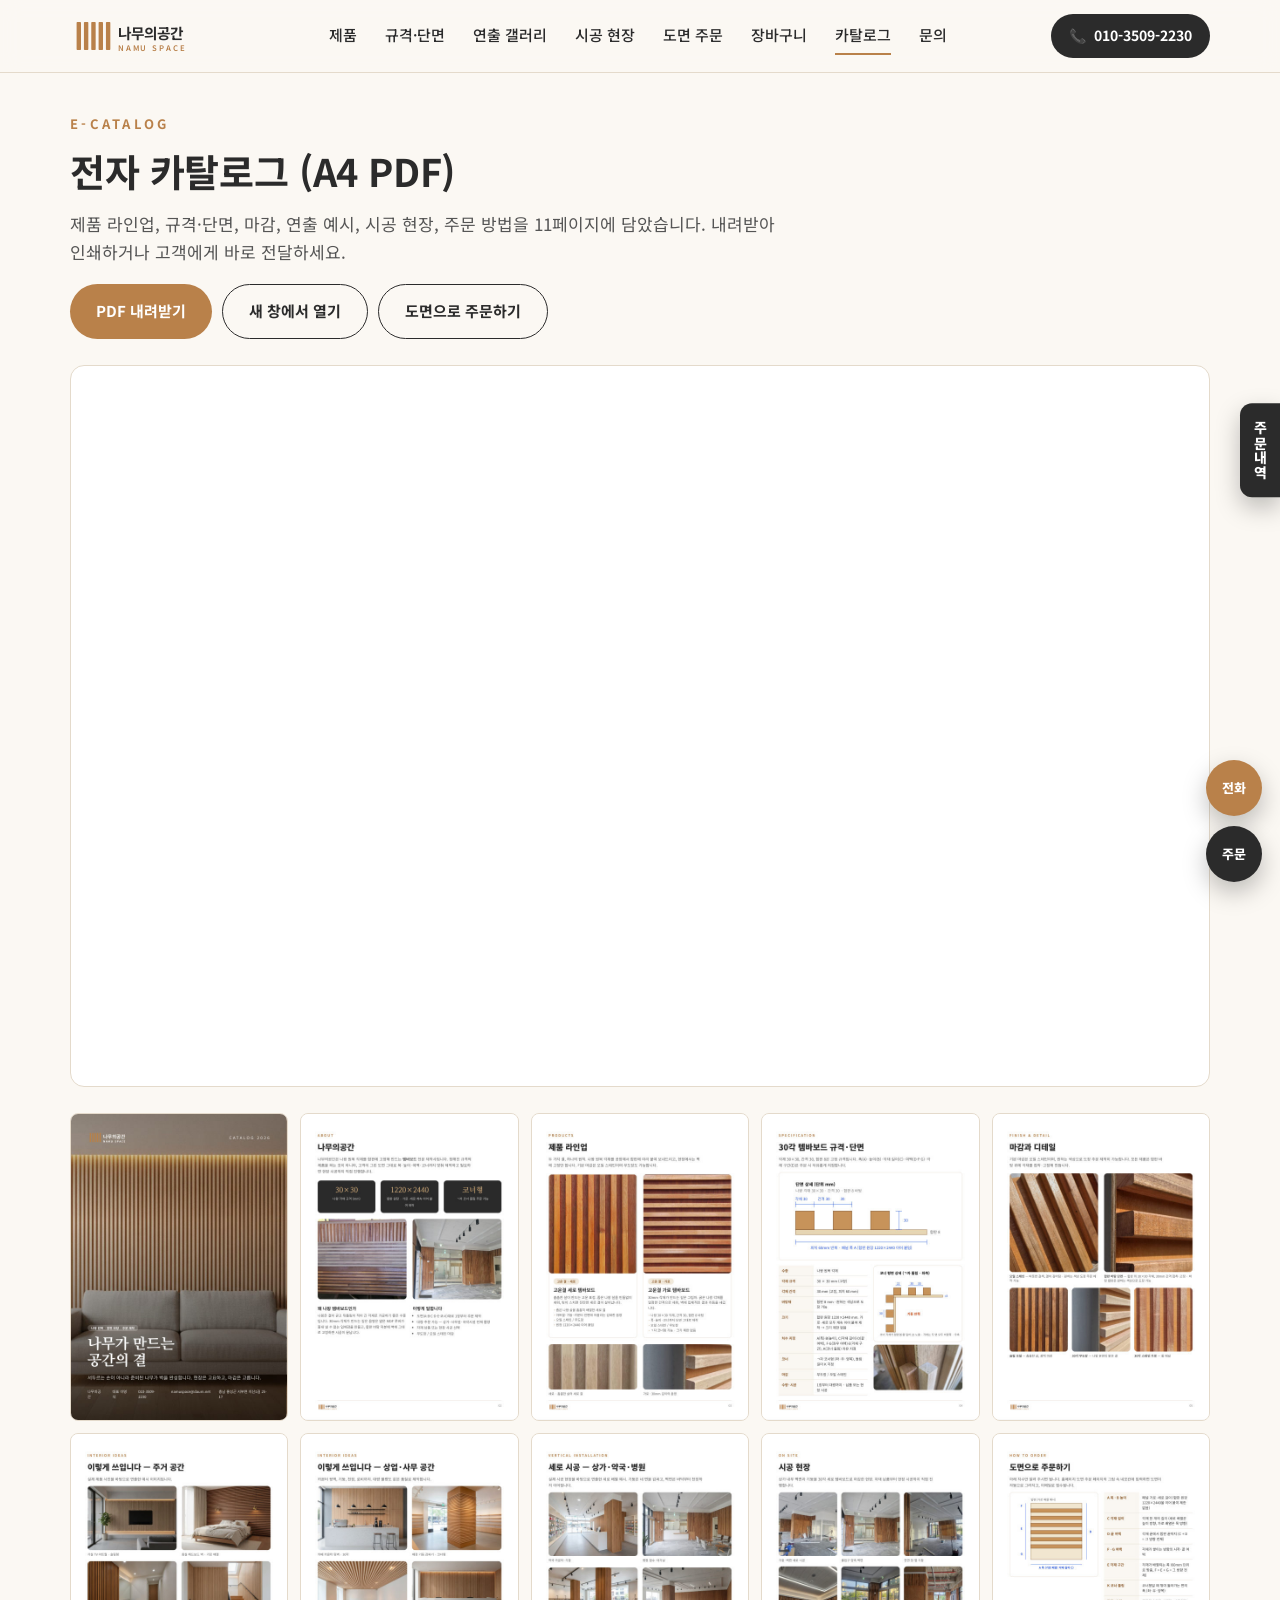
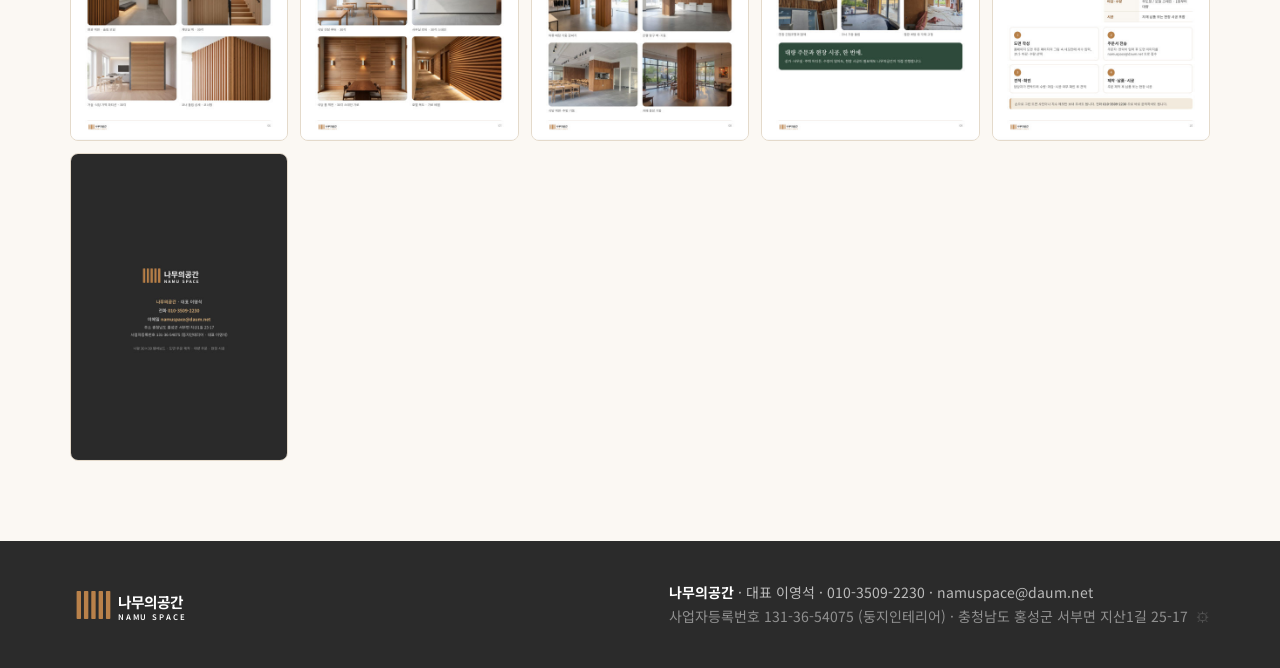
<file: site/catalog.html>
<!DOCTYPE html>
<html lang="ko">
<head>
<meta charset="UTF-8">
<meta name="viewport" content="width=device-width, initial-scale=1">
<title>전자 카탈로그 | 나무의공간</title>
<link href="https://fonts.googleapis.com/css2?family=Noto+Sans+KR:wght@300;400;500;700;900&family=Nanum+Myeongjo:wght@700&display=swap" rel="stylesheet">
<link rel="stylesheet" href="css/style.css?v=20261001w">
<style>
  .pdfbox { background: #fff; border: 1px solid var(--line); border-radius: var(--radius); overflow: hidden; margin-top: 26px; }
  .pdfbox iframe { width: 100%; height: 80vh; border: 0; display: block; }
  .pages { display: grid; grid-template-columns: repeat(5, 1fr); gap: 12px; margin-top: 26px; }
  .pages img { border: 1px solid var(--line); border-radius: 8px; background: #fff; }
  @media (max-width: 860px) { .pages { grid-template-columns: repeat(2, 1fr); } .pdfbox iframe { height: 60vh; } }
</style>
</head>
<body>
<header class="site">
  <div class="wrap">
    <a href="index.html" class="logo" data-logo aria-label="나무의공간"></a>
    <nav class="main">
      <a href="index.html#products">제품</a><a href="index.html#spec">규격·단면</a><a href="index.html#interior">연출 갤러리</a><a href="index.html#site">시공 현장</a><a href="order.html">도면 주문</a><a href="cart.html">장바구니</a><a href="catalog.html" class="active">카탈로그</a><a href="index.html#contact">문의</a>
    </nav>
    <a class="tel-btn" data-tel href="#">📞 <span data-site="tel"></span></a>
    <button class="menu-btn" aria-label="메뉴">☰</button>
  </div>
</header>

<div class="wrap" style="padding:40px 20px 80px">
  <div class="eyebrow">E-Catalog</div>
  <h1 class="sec-title">전자 카탈로그 (A4 PDF)</h1>
  <p class="sec-lead">제품 라인업, 규격·단면, 마감, 연출 예시, 시공 현장, 주문 방법을 11페이지에 담았습니다. 내려받아 인쇄하거나 고객에게 바로 전달하세요.</p>
  <div style="display:flex;gap:10px;flex-wrap:wrap;margin-top:18px">
    <a class="btn wood" href="catalog.pdf" download="나무의공간_템바보드_카탈로그.pdf">PDF 내려받기</a>
    <a class="btn ghost" href="catalog.pdf" target="_blank">새 창에서 열기</a>
    <a class="btn ghost" href="order.html">도면으로 주문하기</a>
  </div>
  <div class="pdfbox"><iframe src="catalog.pdf#view=FitH" title="카탈로그"></iframe></div>
  <div class="pages">
    <img src="img/catalog/p01.jpg" alt="표지"><img src="img/catalog/p02.jpg" alt="소개"><img src="img/catalog/p03.jpg" alt="라인업"><img src="img/catalog/p04.jpg" alt="규격"><img src="img/catalog/p05.jpg" alt="마감">
    <img src="img/catalog/p06.jpg" alt="연출1"><img src="img/catalog/p07.jpg" alt="연출2"><img src="img/catalog/p08.jpg" alt="세로 시공"><img src="img/catalog/p09.jpg" alt="현장"><img src="img/catalog/p10.jpg" alt="주문"><img src="img/catalog/p11.jpg" alt="뒷표지">
  </div>
</div>

<footer class="site"><div class="wrap"><a class="logo" data-logo href="index.html"></a><div><b data-site="name"></b> · 대표 <span data-site="ceo"></span> · <span data-site="tel"></span> · <span data-site="email"></span><br><span style="opacity:.7">사업자등록번호 <span data-site="bizno"></span> (<span data-site="bizname"></span>) · <span data-site="address"></span> <a href="admin.html" class="gear" title="관리자" aria-label="관리자">⚙</a></span></div></div></footer>
<div class="floating"><a data-tel href="#">전화</a><a class="dark" href="order.html">주문</a></div>
<script src="js/logos.js?v=20261001z"></script>
<script src="js/main.js?v=20261008a"></script>
<script src="js/cart.js?v=20261001w"></script>
</body>
</html>
</file>
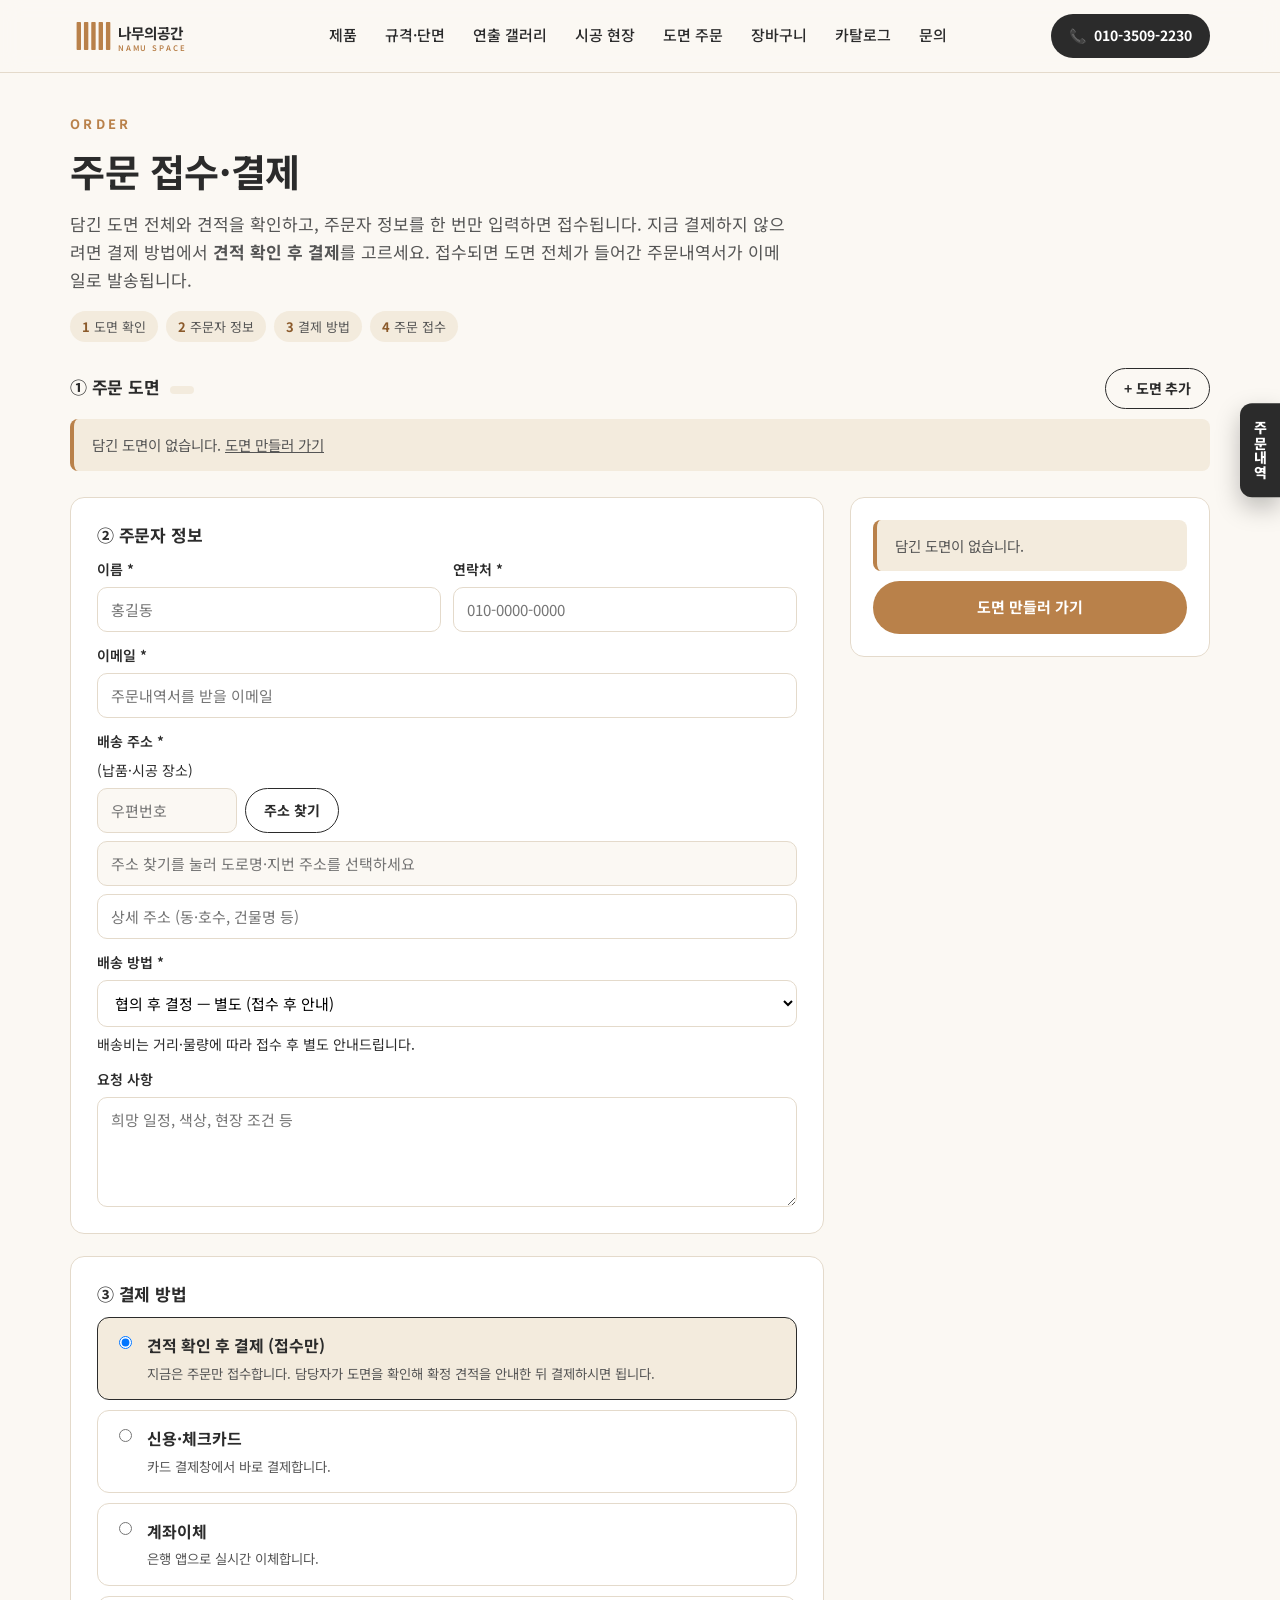
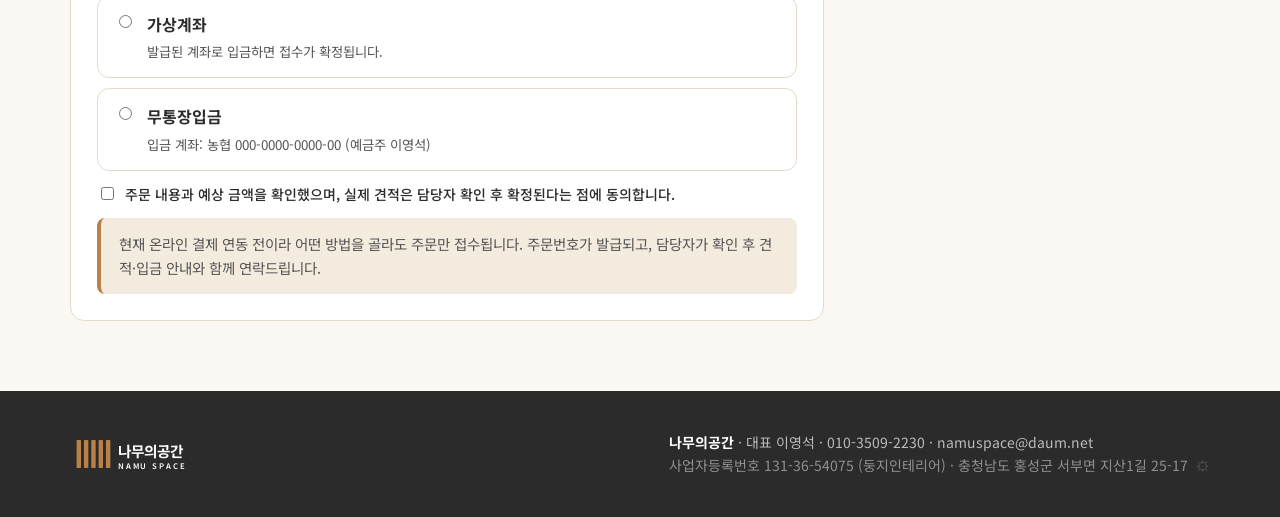
<file: site/checkout.html>
<!DOCTYPE html>
<html lang="ko">
<head>
<meta charset="UTF-8">
<meta name="viewport" content="width=device-width, initial-scale=1">
<title>주문 접수·결제 | 나무의공간</title>
<link href="https://fonts.googleapis.com/css2?family=Noto+Sans+KR:wght@300;400;500;700;900&family=Nanum+Myeongjo:wght@700&display=swap" rel="stylesheet">
<link rel="stylesheet" href="css/style.css?v=20261001w">
</head>
<body>
<header class="site">
  <div class="wrap">
    <a href="index.html" class="logo" data-logo aria-label="나무의공간"></a>
    <nav class="main"><a href="index.html#products">제품</a><a href="index.html#spec">규격·단면</a><a href="index.html#interior">연출 갤러리</a><a href="index.html#site">시공 현장</a><a href="order.html">도면 주문</a><a href="cart.html">장바구니</a><a href="catalog.html">카탈로그</a><a href="index.html#contact">문의</a></nav>
    <a class="tel-btn" data-tel href="#">📞 <span data-site="tel"></span></a>
    <button class="menu-btn" aria-label="메뉴">☰</button>
  </div>
</header>

<div class="wrap">
  <div style="padding-top:40px">
    <div class="eyebrow">Order</div>
    <h1 class="sec-title">주문 접수·결제</h1>
    <p class="sec-lead">담긴 도면 전체와 견적을 확인하고, 주문자 정보를 한 번만 입력하면 접수됩니다. 지금 결제하지 않으려면 결제 방법에서 <b>견적 확인 후 결제</b>를 고르세요. 접수되면 도면 전체가 들어간 주문내역서가 이메일로 발송됩니다.</p>
    <div class="co-steps"><span><b>1</b> 도면 확인</span><span><b>2</b> 주문자 정보</span><span><b>3</b> 결제 방법</span><span><b>4</b> 주문 접수</span></div>
    <div class="note" id="failNote" style="display:none;margin-top:12px">결제가 완료되지 않았습니다. 다시 시도하거나 다른 결제 방법을 선택해 주세요.</div>
  </div>

  <section style="padding:26px 0 0">
    <h3 style="font-size:17px;margin-bottom:10px;display:flex;justify-content:space-between;align-items:baseline;gap:10px">① 주문 도면 <span id="coItemsN" class="tag"></span><a class="btn ghost sm" href="order.html" style="margin-left:auto">+ 도면 추가</a></h3>
    <div id="coItems" class="cart-sheets"></div>
  </section>

  <div class="cart-wrap" style="padding-top:26px">
    <div style="display:grid;gap:22px">
      <form class="f" id="coForm">
        <h3 style="font-size:17px">② 주문자 정보</h3>
        <div class="two">
          <label>이름 * <input name="name" required placeholder="홍길동"></label>
          <label>연락처 * <input name="tel" required placeholder="010-0000-0000"></label>
        </div>
        <label>이메일 * <input name="email" type="email" required placeholder="주문내역서를 받을 이메일"></label>
        <label>배송 주소 * <span class="hint" style="font-weight:400">(납품·시공 장소)</span><div data-addr="addr" id="coAddr"></div></label>
        <label>배송 방법 * <select name="ship" required id="coShip"></select><span class="hint" id="coShipNote" style="font-weight:400"></span></label>
        <label>요청 사항 <textarea name="memo" placeholder="희망 일정, 색상, 현장 조건 등"></textarea></label>
      </form>
      <div class="f" style="background:#fff;border:1px solid var(--line);border-radius:var(--radius);padding:26px;display:grid;gap:12px">
        <h3 style="font-size:17px">③ 결제 방법</h3>
        <div class="pay-methods">
          <label><input type="radio" name="method" value="quote" checked><span><b>견적 확인 후 결제 (접수만)</b><small>지금은 주문만 접수합니다. 담당자가 도면을 확인해 확정 견적을 안내한 뒤 결제하시면 됩니다.</small></span></label>
          <label><input type="radio" name="method" value="card"><span><b>신용·체크카드</b><small>카드 결제창에서 바로 결제합니다.</small></span></label>
          <label><input type="radio" name="method" value="transfer"><span><b>계좌이체</b><small>은행 앱으로 실시간 이체합니다.</small></span></label>
          <label><input type="radio" name="method" value="vbank"><span><b>가상계좌</b><small>발급된 계좌로 입금하면 접수가 확정됩니다.</small></span></label>
          <label><input type="radio" name="method" value="bank"><span><b>무통장입금</b><small id="bankInfo">아래 계좌로 입금 후 담당자가 확인합니다.</small></span></label>
        </div>
        <label style="display:flex;gap:8px;align-items:flex-start;font-size:14px;font-weight:500"><input type="checkbox" id="agree" style="margin-top:4px"> 주문 내용과 예상 금액을 확인했으며, 실제 견적은 담당자 확인 후 확정된다는 점에 동의합니다.</label>
        <p class="note" id="payNote" style="margin:0"></p>
      </div>
    </div>
    <aside class="sumbox" id="coSum"></aside>
  </div>
</div>

<footer class="site"><div class="wrap"><a class="logo" data-logo href="index.html"></a><div><b data-site="name"></b> · 대표 <span data-site="ceo"></span> · <span data-site="tel"></span> · <span data-site="email"></span><br><span style="opacity:.7">사업자등록번호 <span data-site="bizno"></span> (<span data-site="bizname"></span>) · <span data-site="address"></span> <a href="admin.html" class="gear" title="관리자" aria-label="관리자">⚙</a></span></div></div></footer>

<script src="js/logos.js?v=20261001z"></script>
<script src="js/main.js?v=20261008a"></script>
<script src="js/cart.js?v=20261001w"></script>
<script src="js/payments.js?v=20261001p"></script>
<script>
(function () {
  const form = document.getElementById('coForm'), sum = document.getElementById('coSum'), won = NW_CART.won;
  if (new URLSearchParams(location.search).get('fail')) document.getElementById('failNote').style.display = '';
  function applyPay() {
    document.getElementById('bankInfo').textContent = '입금 계좌: ' + (SITE.payment.bank ? SITE.payment.bank + (SITE.payment.holder ? ' (예금주 ' + SITE.payment.holder + ')' : '') : '접수 후 안내');
    const live = !!(SITE.payment && SITE.payment.provider === 'toss' && SITE.payment.clientKey);
    document.getElementById('payNote').textContent = live ? '카드·계좌이체·가상계좌는 토스페이먼츠 결제창에서 안전하게 진행됩니다.' : '현재 온라인 결제 연동 전이라 어떤 방법을 골라도 주문만 접수됩니다. 주문번호가 발급되고, 담당자가 확인 후 견적·입금 안내와 함께 연락드립니다.';
    const M = SITE.payment.methods || {}; let first = null;
    document.querySelectorAll('.pay-methods label').forEach(l => { const r = l.querySelector('input'); const on = r.value === 'quote' || M[r.value] !== false; l.style.display = on ? '' : 'none'; if (on && !first) first = r; });
    const cur = document.querySelector('input[name=method]:checked'); if (first && (!cur || cur.closest('label').style.display === 'none')) first.checked = true;
  }
  // 배송 방법 목록 (관리자 설정 SITE.ship) + 배송비 안내
  const shipSel = document.getElementById('coShip');
  function buildShip() { const cur = shipSel.value; const keys = Object.keys(SITE.ship || {}); shipSel.innerHTML = keys.map(k => { const sh = NW_CART.shipping(k); return `<option value="${k}">${sh.label} — ${sh.text}</option>`; }).join(''); if (keys.includes(cur)) shipSel.value = cur; shipNote(); }
  function shipNote() { const sh = NW_CART.shipping(shipSel.value); document.getElementById('coShipNote').textContent = sh.mode === 'amount' ? (sh.fee ? `배송비 ${won(sh.fee)}이 합계에 추가됩니다.` : '배송비 없음.') : sh.mode === 'cod' ? '배송비는 착불입니다(도착 시 기사에게 결제). 합계에는 포함되지 않습니다.' : '배송비는 거리·물량에 따라 접수 후 별도 안내드립니다.'; }
  buildShip(); shipSel.addEventListener('change', () => { shipNote(); render(); });
  applyPay(); document.addEventListener('nw:config', () => { applyPay(); buildShip(); render(); });
  // 저장된 주문자 정보 채우기
  const c = NW_CART.customer(); ['name', 'tel', 'email', 'ship', 'memo'].forEach(k => { if (c[k] && form[k]) form[k].value = c[k]; });
  if (c.addr) NW_ADDR.set('#coAddr', c.addr);
  form.addEventListener('input', () => NW_CART.customer(Object.fromEntries(new FormData(form).entries())));
  const payLabel = () => { const m = document.querySelector('input[name=method]:checked')?.value; const live = !!(SITE.payment && SITE.payment.clientKey); return m === 'quote' || !live ? '주문 접수하기' : '결제하고 접수하기'; };
  document.querySelectorAll('input[name=method]').forEach(r => r.addEventListener('change', () => { const b = document.getElementById('btnPay'); if (b) b.textContent = payLabel(); }));
  function render() {
    const items = NW_CART.items(), t = NW_CART.totals(items, shipSel.value || 'later');
    const list = document.getElementById('coItems'); document.getElementById('coItemsN').textContent = items.length ? `${items.length}건 · ${t.count}장` : '';
    list.innerHTML = items.length ? items.map((it, i) => { const p = NW_CART.price(it); const k = it.calc || {}; return `<figure><img src="${it.sheet || it.thumb}" alt="도면 ${i + 1}" loading="lazy"><figcaption><b><span class="cs-num">${i + 1}</span>${NW_CART.label(it)}</b><span class="hint">각재 ${k.totalBattens || '-'}개 · 합판 원장 ${k.sheets || '-'}장 · 면적 ${(k.area || 0).toFixed(2)}㎡</span><span>${it.qty}장 × ${won(p.unit)} = <b>${won(p.sub)}</b> <span class="hint">(부가세 별도)</span></span><div class="cs-btns"><a class="btn ghost" href="order.html?item=${it.id}">수정</a><button type="button" class="btn ghost del" data-del="${it.id}">삭제</button></div></figcaption></figure>`; }).join('') : `<div class="note" style="grid-column:1/-1">담긴 도면이 없습니다. <a href="order.html" style="text-decoration:underline">도면 만들러 가기</a></div>`;
    list.querySelectorAll('[data-del]').forEach(b => b.addEventListener('click', () => NW_CART.remove(b.dataset.del)));
    if (!items.length) { sum.innerHTML = `<div class="note">담긴 도면이 없습니다.</div><a class="btn wood" href="order.html">도면 만들러 가기</a>`; return; }
    sum.innerHTML = `<div style="display:grid;gap:8px;max-height:280px;overflow:auto">${items.map(it => `<div style="display:grid;grid-template-columns:64px 1fr auto;gap:10px;align-items:center;font-size:13px"><img src="${it.thumb}" style="width:64px;border-radius:6px;border:1px solid var(--line)" alt=""><span>${NW_CART.label(it)}<br><span style="color:var(--ink-3)">${it.qty}장</span></span><b>${won(NW_CART.price(it).sub)}</b></div>`).join('')}</div>
      <div class="row" style="margin-top:6px"><span>공급가</span><b>${won(t.supply)}</b></div><div class="row"><span>${t.vat ? '부가세 10%' : '부가세 없음'}</span><b>${won(t.vat)}</b></div>
      <div class="row"><span>배송비 (${t.shipLabel.split(' (')[0]})</span><b>${t.shipping ? won(t.shipping) : t.shipText}</b></div>
      <div class="row tot"><span>예상 합계</span><b>${won(t.total)}</b></div>
      <p class="note">예상 금액 기준이며 실제 견적은 확인 후 확정됩니다. 접수하면 도면 ${items.length}건이 모두 들어간 주문내역서가 이메일로 발송됩니다.</p>
      <button type="button" class="btn wood" id="btnPay">${payLabel()}</button><a class="btn ghost" href="order.html">도면 더 만들기</a>`;
    document.getElementById('btnPay').addEventListener('click', submit);
  }
  async function submit() {
    if (!form.reportValidity()) return;
    if (!NW_ADDR.valid('#coAddr')) { alert('배송 주소를 입력해 주세요. "주소 찾기"를 눌러 주소를 선택하세요.'); document.querySelector('#coAddr .addr-find').focus(); return; }
    if (!document.getElementById('agree').checked) { alert('주문 내용 확인에 동의해 주세요.'); return; }
    const items = NW_CART.items(); if (!items.length) return;
    const btn = document.getElementById('btnPay'); btn.disabled = true; btn.textContent = '처리 중…';
    const cust = Object.fromEntries(new FormData(form).entries()); const sh = NW_CART.shipping(cust.ship); cust.shipKey = cust.ship; cust.ship = `${sh.label} · 배송비 ${sh.text}`;
    const order = { items, customer: cust, totals: NW_CART.totals(items, sh.key), shipping: sh, method: document.querySelector('input[name=method]:checked').value };
    try { await NW_PAY.pay(order); } catch (e) { console.error(e); alert('처리하지 못했습니다. ' + (e.message || '')); btn.disabled = false; btn.textContent = payLabel(); }
  }
  document.addEventListener('cart:change', render); render();
})();
</script>
</body>
</html>
</file>
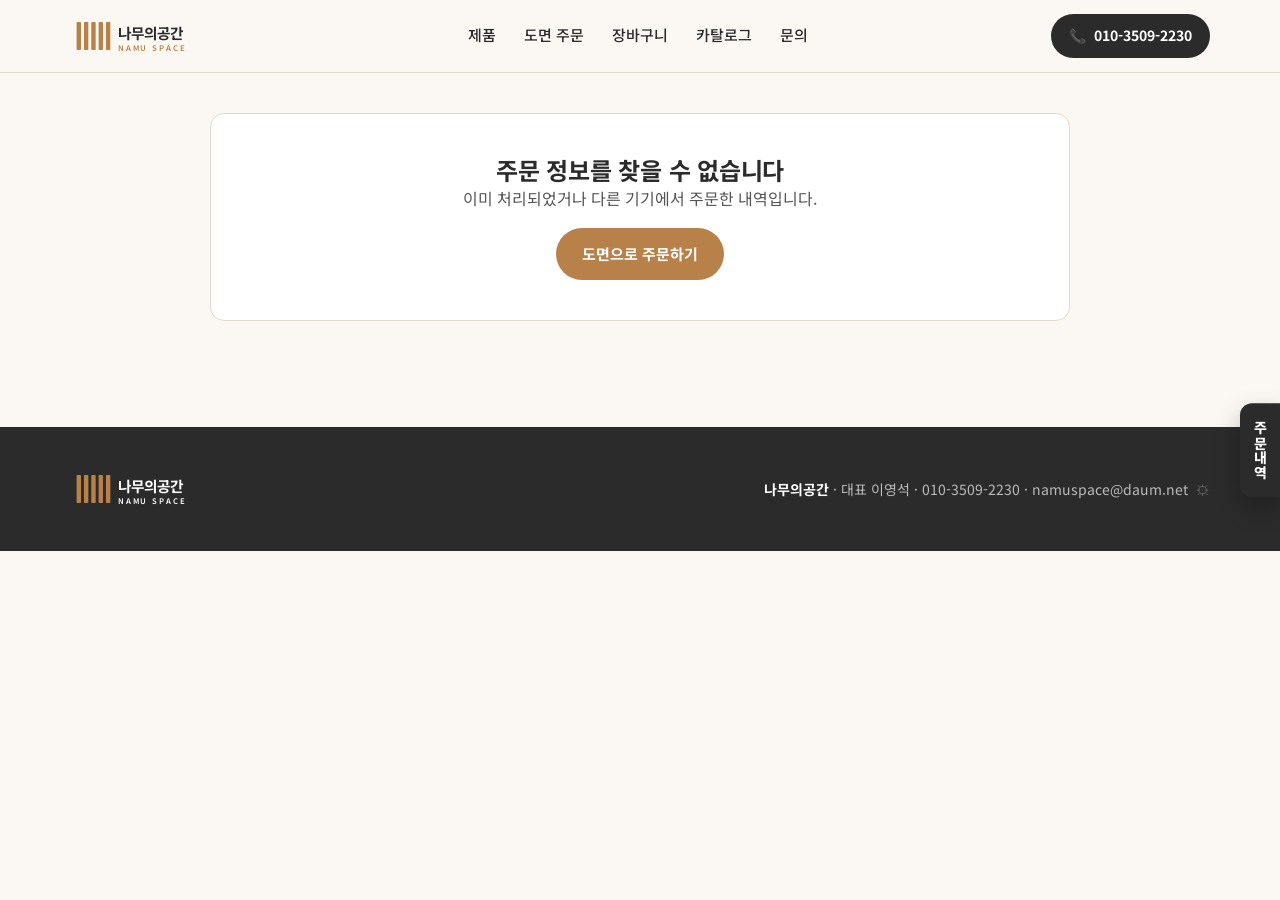
<file: site/complete.html>
<!DOCTYPE html>
<html lang="ko">
<head>
<meta charset="UTF-8">
<meta name="viewport" content="width=device-width, initial-scale=1">
<title>주문 완료 | 나무의공간</title>
<link href="https://fonts.googleapis.com/css2?family=Noto+Sans+KR:wght@300;400;500;700;900&family=Nanum+Myeongjo:wght@700&display=swap" rel="stylesheet">
<link rel="stylesheet" href="css/style.css?v=20261001w">
</head>
<body>
<header class="site">
  <div class="wrap">
    <a href="index.html" class="logo" data-logo aria-label="나무의공간"></a>
    <nav class="main"><a href="index.html#products">제품</a><a href="order.html">도면 주문</a><a href="cart.html">장바구니</a><a href="catalog.html">카탈로그</a><a href="index.html#contact">문의</a></nav>
    <a class="tel-btn" data-tel href="#">📞 <span data-site="tel"></span></a>
    <button class="menu-btn" aria-label="메뉴">☰</button>
  </div>
</header>

<div class="wrap" style="padding:40px 20px 80px;max-width:900px">
  <div class="done-box" id="done"></div>
  <div class="sheets" id="sheets"></div>
</div>

<footer class="site"><div class="wrap"><a class="logo" data-logo href="index.html"></a><div><b data-site="name"></b> · 대표 <span data-site="ceo"></span> · <span data-site="tel"></span> · <span data-site="email"></span> <a href="admin.html" class="gear" title="관리자" aria-label="관리자">⚙</a></div></div></footer>

<script src="js/logos.js?v=20261001z"></script>
<script src="js/main.js?v=20261008a"></script>
<script src="js/cart.js?v=20261001w"></script>
<script src="js/payments.js?v=20261001p"></script>
<script>
(function () {
  const qp = new URLSearchParams(location.search), no = qp.get('order'), won = NW_CART.won;
  const box = document.getElementById('done'), sheets = document.getElementById('sheets');
  let order = NW_PAY.orders().find(o => o.no === no);
  if (!order) { box.innerHTML = `<h2>주문 정보를 찾을 수 없습니다</h2><p style="color:var(--ink-2)">이미 처리되었거나 다른 기기에서 주문한 내역입니다.</p><a class="btn wood" href="order.html">도면으로 주문하기</a>`; return; }
  // 토스 결제 성공으로 돌아온 경우 (paymentKey 존재): 서버 승인 전 단계 표시
  const paymentKey = qp.get('paymentKey');
  if (paymentKey && order.status === 'pending') order = NW_PAY.setStatus(no, 'paid_unconfirmed', { paymentKey, amount: +qp.get('amount') });
  if (order.status === 'pending' || !order.status) order = NW_PAY.setStatus(no, 'simulated');
  const methodName = { quote: '견적 확인 후 결제', card: '신용·체크카드', transfer: '계좌이체', vbank: '가상계좌', bank: '무통장입금' }[order.method] || order.method;
  const statusText = { quoted: '주문이 접수되었습니다', simulated: '주문이 접수되었습니다', awaiting_deposit: '입금 대기 중입니다', paid_unconfirmed: '결제가 접수되었습니다', paid: '결제가 완료되었습니다' }[order.status] || '주문이 접수되었습니다';
  const t = order.totals, c = order.customer;
  box.innerHTML = `<div class="eyebrow">Order Complete</div><h2 style="font-size:26px">${statusText}</h2><div class="no">${order.no}</div>
    <p style="color:var(--ink-2)">${c.name} 님, 도면 ${order.items.length}건(총 ${t.count}장)의 주문을 받았습니다. 담당자가 도면을 확인한 뒤 <b>${c.tel}</b> 또는 <b>${c.email}</b>로 ${order.method === 'quote' ? '확정 견적과 결제 방법을 안내드립니다' : '연락드립니다'}.</p>
    <table class="spec" style="margin:14px auto 18px;max-width:520px;font-size:14px;border-collapse:collapse;width:100%">
      <tr><th style="text-align:left;padding:6px 10px;color:var(--wood-dark)">결제 방법</th><td style="text-align:right;padding:6px 10px">${methodName}</td></tr>
      ${order.method === 'bank' || order.status === 'awaiting_deposit' ? `<tr><th style="text-align:left;padding:6px 10px;color:var(--wood-dark)">입금 계좌</th><td style="text-align:right;padding:6px 10px">${SITE.payment.bank}${SITE.payment.holder ? ' (예금주 ' + SITE.payment.holder + ')' : ''}</td></tr>` : ''}
      <tr><th style="text-align:left;padding:6px 10px;color:var(--wood-dark)">공급가 / 부가세</th><td style="text-align:right;padding:6px 10px">${won(t.supply)} / ${won(t.vat)}</td></tr>
      ${t.shipText ? `<tr><th style="text-align:left;padding:6px 10px;color:var(--wood-dark)">배송비</th><td style="text-align:right;padding:6px 10px">${t.shipping ? won(t.shipping) : t.shipText}</td></tr>` : ''}
      <tr><th style="text-align:left;padding:6px 10px;color:var(--wood-dark)">합계 (예상)</th><td style="text-align:right;padding:6px 10px;font-weight:800;font-size:16px">${won(t.total)}</td></tr>
      <tr><th style="text-align:left;padding:6px 10px;color:var(--wood-dark)">배송 주소</th><td style="text-align:right;padding:6px 10px">${c.addr || '-'}</td></tr>
      <tr><th style="text-align:left;padding:6px 10px;color:var(--wood-dark)">배송 방법</th><td style="text-align:right;padding:6px 10px">${c.ship || '-'}</td></tr>
    </table>
    <div style="display:flex;gap:10px;justify-content:center;flex-wrap:wrap">
      <button type="button" class="btn wood" id="btnMail">주문서 이메일로 보내기</button>
      <button type="button" class="btn ghost" id="btnSave">도면 이미지 저장</button>
      <a class="btn ghost" href="index.html">홈으로</a>
    </div>
    <p class="hint" style="margin-top:14px;color:var(--ink-3)">주문서를 이메일로 보내 주시면 접수가 더 빨라집니다. 아래 도면이 주문 내용입니다.</p>`;
  sheets.innerHTML = order.items.map((it, i) => `<figure style="margin:0"><img src="${it.sheet}" alt="도면 ${i + 1}"><figcaption style="font-size:14px;color:var(--ink-2);margin-top:6px">도면 ${i + 1} · ${NW_CART.label(it)} · ${it.qty}장 · ${won(NW_CART.price(it).sub)}</figcaption></figure>`).join('');
  // 주문서 텍스트
  const text = () => `[나무의공간 템바보드 주문] ${order.no}\n주문자: ${c.name} / ${c.tel} / ${c.email}\n주소: ${c.addr}\n배송 방법: ${c.ship || '-'}\n결제: ${methodName} · 합계(예상) ${won(t.total)} (공급가 ${won(t.supply)} + 부가세 ${won(t.vat)}${t.shipText ? ' + 배송비 ' + (t.shipping ? won(t.shipping) : t.shipText) : ''})\n요청: ${c.memo || '-'}\n\n` +
    order.items.map((it, i) => { const k = it.calc; return `${i + 1}. ${it.dir === 'v' ? '세로' : '가로'} A${it.A}×B${it.B} · C${k.C}/D${k.D} · F${it.F}/E${k.Ereal}/G${k.Gadj} · 면 구성 ${({ none: '1면', left: '2면 좌측', right: '2면 우측', both: '3면', column: '4면 기둥' })[it.corner] || it.corner}${it.corner !== 'none' ? ' K' + it.K : ''} · ${it.finishText || it.finish} · ${it.install} · 각재 ${k.totalBattens}개(원본 ${NW_CART.sticks(k.totalBattens, k.C).sticks}본) · 원장 ${k.sheets}장 · ${it.qty}장 · ${won(NW_CART.price(it).sub)}`; }).join('\n') +
    `\n\n[원가 참고] ` + order.items.map((it, i) => { const c = NW_CART.cost(it); return `${i + 1}: 각재 30×30-3600 ${c.sticks}본(${it.calc.totalBattens}개) ${won(c.battens)} + 합판 2400×1200×8t ${it.calc.sheets}장 ${won(c.ply)} + 인건비 ${won(c.labor)} = ${won(c.unit)}/장 ×${it.qty}`; }).join(' / ') +
    `\n\n※ 도면 이미지 ${order.items.length}장을 첨부해 주세요.`;
  const dataFiles = () => order.items.map((it, i) => { const b = atob(it.sheet.split(',')[1]); const u = new Uint8Array(b.length); for (let j = 0; j < b.length; j++) u[j] = b.charCodeAt(j); return new File([u], `${order.no}_도면${i + 1}.jpg`, { type: 'image/jpeg' }); });
  document.getElementById('btnSave').addEventListener('click', () => { dataFiles().forEach((f, i) => setTimeout(() => { const a = document.createElement('a'); a.href = URL.createObjectURL(f); a.download = f.name; a.click(); }, i * 400)); });
  const subjectAll = `[주문] ${order.no} ${c.name} 님 · 도면 ${order.items.length}건 ${t.count}장`;
  let sending = null;
  async function autoSend() {
    if (order.sent) return true;
    if (sending) return sending;   // 자동 전송과 버튼 클릭이 겹쳐도 한 번만 보냄
    sending = (async () => {
    const meta = { no: order.no, qty: t.count, area: +order.items.reduce((s, it) => s + it.calc.area * it.qty, 0).toFixed(3), supply: t.supply, vat: t.vat, total: t.total, cost: order.items.reduce((s, it) => s + NW_CART.cost(it).sub, 0), method: methodName };
    const doc = { kind: 'order', title: '주문내역서', estimated: true, no: order.no, customer: { name: c.name, tel: c.tel, email: c.email, addr: c.addr, ship: c.ship || '' },
      items: order.items.map(it => { const k = it.calc, p = NW_CART.price(it); return { name: `고운결 ${it.dir === 'v' ? '세로' : '가로'} 템바보드 (나왕 30×30 · 간격 30 · 합판 8t)`, spec: [`A 폭 ${it.A} × B 높이 ${it.B} mm`, `C ${k.C} / D ${k.D} · F ${it.F} / E ${k.Ereal} / G ${k.Gadj}`, `면 구성 ${({ none: '1면 (평면)', left: '2면 (좌측 코너)', right: '2면 (우측 코너)', both: '3면 (ㄷ자)', column: '4면 (기둥 감싸기)' })[it.corner] || it.corner}${it.corner !== 'none' ? ' · K=' + it.K : ''}`, `마감 ${it.finishText || it.finish} · ${it.install}`, `각재 ${k.totalBattens}개 (원본 3600 ${NW_CART.sticks(k.totalBattens, k.C).sticks}본) · 합판 원장 ${k.sheets}장 · 면적 ${(k.area || 0).toFixed(2)}㎡`], qty: it.qty, unit: p.unit, sub: p.sub }; }),
      totals: { supply: t.supply, vat: t.vat, total: t.total, shipping: t.shipping || 0, shipText: t.shipText ? (t.shipping ? won(t.shipping) : t.shipText) : '' }, payment: { method: methodName, bank: (order.method === 'bank' || order.status === 'awaiting_deposit') && SITE.payment.bank ? SITE.payment.bank + (SITE.payment.holder ? ' (예금주 ' + SITE.payment.holder + ')' : '') : '' },
      message: c.memo || '', notes: ['예상 금액이며 실제 견적은 담당자 확인 후 확정됩니다.', '치수 단위 mm · 각재 30×30, 간격 30, 합판 8t 고정 · 합판 원장 1220×2440 을 이어 붙여 제작'],
      adminNote: order.items.map((it, i) => { const cc = NW_CART.cost(it); return `${i + 1}: 각재 30×30-3600 ${cc.sticks}본 ${won(cc.battens)} + 합판 ${it.calc.sheets}장 ${won(cc.ply)} + 인건비 ${won(cc.labor)} = ${won(cc.unit)}/장 × ${it.qty}장`; }).join('\n') };
    const ok = await NW_SEND({ type: 'order', subject: subjectAll, text: text(), customer: { name: c.name, tel: c.tel, email: c.email, addr: c.addr, ship: c.ship || '' }, meta, doc, files: dataFiles() });
    if (ok) { order = NW_PAY.setStatus(no, order.status, { sent: true }); const b = document.getElementById('btnMail'); b.textContent = '접수 완료 (메일 발송됨)'; b.disabled = true; const h = document.querySelector('#done .hint'); if (h) h.innerHTML = `주문서가 <b>${SITE.email}</b> 로 자동 접수되었고, <b>${c.email}</b> 로 접수 확인 메일을 보내 드렸습니다.`; }
    return ok;
    })();
    const r = await sending; sending = null; return r;
  }
  if (SITE.orderEndpoint) autoSend();
  document.getElementById('btnMail').addEventListener('click', async () => {
    if (SITE.orderEndpoint) { const b = document.getElementById('btnMail'); b.textContent = '접수 중…'; if (await autoSend()) return; b.textContent = '주문서 이메일로 보내기'; }
    const subject = subjectAll;
    const files = dataFiles();
    if (navigator.canShare && navigator.canShare({ files })) { try { await navigator.share({ files, title: subject, text: text() + `\n받는 곳: ${SITE.email}` }); return; } catch (e) { if (e.name === 'AbortError') return; } }
    document.getElementById('btnSave').click();
    location.href = `mailto:${SITE.email}?subject=${encodeURIComponent(subject)}&body=${encodeURIComponent(text())}`;
  });
  // 접수 완료 후 장바구니 비우기 (한 번만)
  if (!order.cartCleared) { NW_CART.clear(); NW_PAY.setStatus(no, order.status, { cartCleared: true }); }
})();
</script>
</body>
</html>
</file>
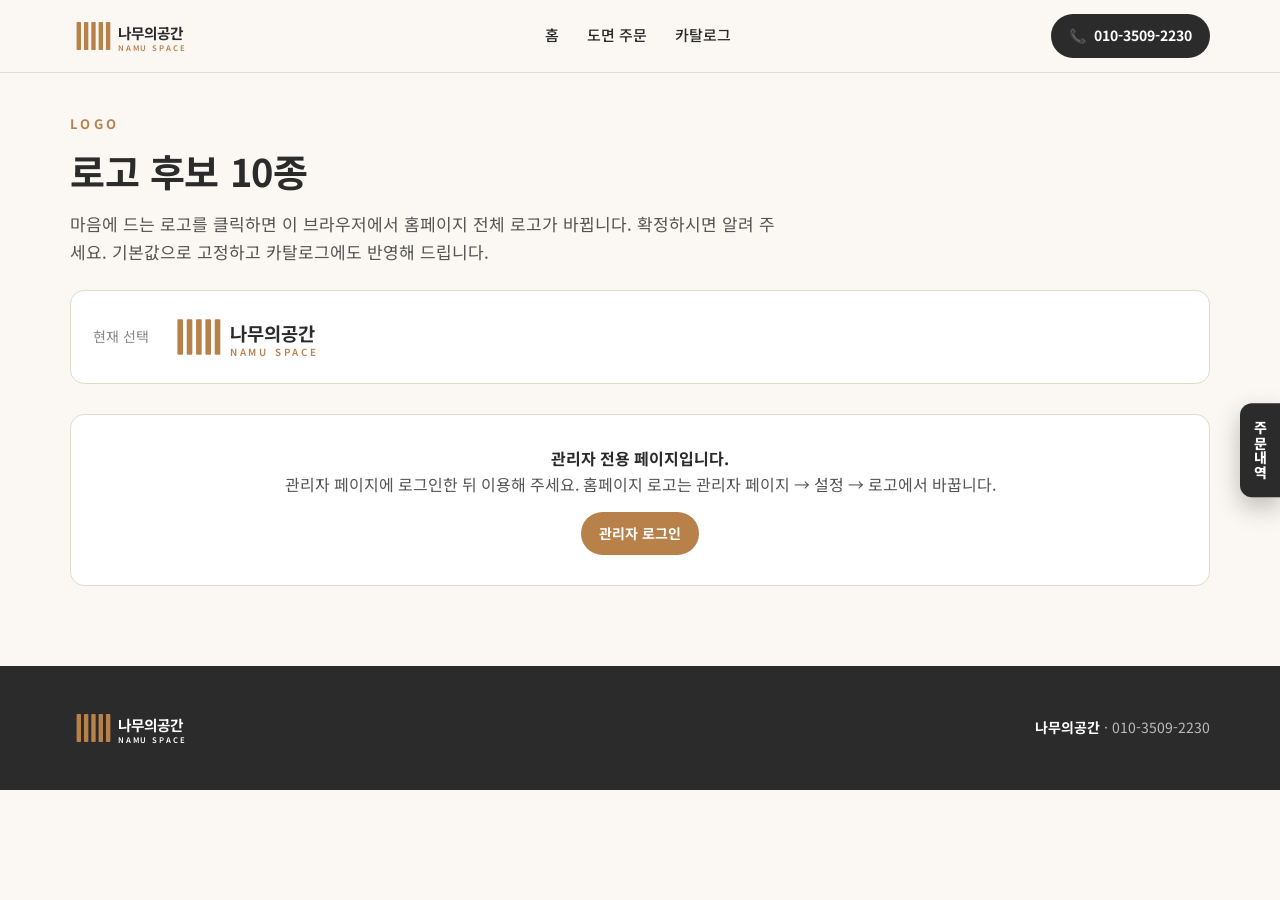
<file: site/logo.html>
<!DOCTYPE html>
<html lang="ko">
<head>
<meta charset="UTF-8">
<meta name="viewport" content="width=device-width, initial-scale=1">
<title>로고 선택 | 나무의공간</title>
<link href="https://fonts.googleapis.com/css2?family=Noto+Sans+KR:wght@300;400;500;700;900&family=Nanum+Myeongjo:wght@400;700;800&display=swap" rel="stylesheet">
<link rel="stylesheet" href="css/style.css?v=20261001w">
<style>
  .logos { display: grid; grid-template-columns: repeat(2, 1fr); gap: 20px; margin-top: 30px; }
  .lg { background: #fff; border: 2px solid var(--line); border-radius: var(--radius); padding: 20px; cursor: pointer; transition: .2s; }
  .lg:hover { border-color: var(--wood); }
  .lg.on { border-color: var(--ink); box-shadow: 0 10px 30px rgba(0,0,0,.08); }
  .lg .pv { background: var(--bg); border-radius: 10px; padding: 18px; display: grid; gap: 14px; }
  .lg .pv svg { width: 100%; height: auto; max-height: 110px; }
  .lg .pv .dark { background: var(--ink); border-radius: 8px; padding: 12px; }
  .lg .pv .dark svg text { fill: #fff; }
  .lg .pv .dark svg [fill="#2B2B2B"] { fill: #fff; }
  .lg .pv .dark svg [stroke="#2F4A3A"] { stroke: #D9B27F; }
  .lg .pv .dark svg [fill="#2F4A3A"] { fill: #4F7A62; }
  .lg h3 { font-size: 17px; margin: 14px 0 4px; display: flex; align-items: center; gap: 8px; }
  .lg h3 b { display: inline-grid; place-items: center; width: 26px; height: 26px; border-radius: 50%; background: var(--wood); color: #fff; font-size: 13px; }
  .lg p { font-size: 14px; color: var(--ink-2); margin: 0 0 10px; }
  .lg .dl { display: flex; gap: 8px; }
  .lg .dl button { font-family: var(--font); font-size: 13px; padding: 7px 12px; border-radius: 999px; border: 1px solid var(--line); background: #fff; cursor: pointer; }
  .lg .dl button:hover { background: var(--bg-2); }
  .current { display: flex; align-items: center; gap: 20px; background: #fff; border: 1px solid var(--line); border-radius: var(--radius); padding: 18px 22px; margin-top: 24px; flex-wrap: wrap; }
  .current .logo { height: 56px; }
  @media (max-width: 760px) { .logos { grid-template-columns: 1fr; } }
</style>
</head>
<body>
<header class="site">
  <div class="wrap">
    <a href="index.html" class="logo" data-logo aria-label="나무의공간"></a>
    <nav class="main"><a href="index.html">홈</a><a href="order.html">도면 주문</a><a href="catalog.html">카탈로그</a></nav>
    <a class="tel-btn" data-tel href="#">📞 <span data-site="tel"></span></a>
    <button class="menu-btn" aria-label="메뉴">☰</button>
  </div>
</header>

<div class="wrap" style="padding:40px 20px 80px">
  <div class="eyebrow">Logo</div>
  <h1 class="sec-title">로고 후보 10종</h1>
  <p class="sec-lead">마음에 드는 로고를 클릭하면 이 브라우저에서 홈페이지 전체 로고가 바뀝니다. 확정하시면 알려 주세요. 기본값으로 고정하고 카탈로그에도 반영해 드립니다.</p>
  <div class="current"><span style="font-size:14px;color:var(--ink-3)">현재 선택</span><a class="logo" data-logo href="#"></a><span id="curName" style="font-weight:700"></span></div>
  <div class="logos" id="grid"></div>
</div>

<footer class="site"><div class="wrap"><a class="logo" data-logo href="index.html"></a><div><b data-site="name"></b> · <span data-site="tel"></span></div></div></footer>

<script src="js/logos.js?v=20261001z"></script>
<script src="js/main.js?v=20261008a"></script>
<script src="js/cart.js?v=20261001w"></script>
<script>
(function () {
  const grid = document.getElementById('grid');
  let adm = false; try { adm = !!sessionStorage.getItem('nw_admin_token'); } catch (e) {}
  if (!adm) { grid.innerHTML = '<div style="grid-column:1/-1;background:#fff;border:1px solid var(--line);border-radius:14px;padding:30px;text-align:center"><b>관리자 전용 페이지입니다.</b><br><span style="color:var(--ink-2)">관리자 페이지에 로그인한 뒤 이용해 주세요. 홈페이지 로고는 관리자 페이지 → 설정 → 로고에서 바꿉니다.</span><br><a class="btn wood sm" href="admin.html" style="margin-top:14px">관리자 로그인</a></div>'; return; }
  function cur() { try { return +(localStorage.getItem('nw_logo') || SITE.defaultLogo); } catch (e) { return SITE.defaultLogo; } }
  function render() {
    const c = cur();
    grid.innerHTML = NW_LOGOS.map(l => `
      <div class="lg ${l.id === c ? 'on' : ''}" data-id="${l.id}">
        <div class="pv">${l.svg}<div class="dark">${l.svg}</div></div>
        <h3><b>${l.id}</b>${l.name}${l.id === c ? ' <span class="tag">선택됨</span>' : ''}</h3>
        <p>${l.desc}</p>
        <div class="dl"><button data-svg="${l.id}">SVG 저장</button><button data-png="${l.id}">PNG 저장</button></div>
      </div>`).join('');
    document.getElementById('curName').textContent = `${c}번 · ` + (NW_LOGOS.find(x => x.id === c) || {}).name;
    renderLogos();
  }
  grid.addEventListener('click', e => {
    const b = e.target.closest('button');
    if (b) {
      const l = NW_LOGOS.find(x => x.id === +(b.dataset.svg || b.dataset.png));
      if (b.dataset.svg) { const a = document.createElement('a'); a.href = URL.createObjectURL(new Blob([l.svg], { type: 'image/svg+xml' })); a.download = `나무의공간_로고${l.id}.svg`; a.click(); }
      else {
        const img = new Image(); const url = URL.createObjectURL(new Blob([l.svg], { type: 'image/svg+xml' }));
        img.onload = () => { const c = document.createElement('canvas'); c.width = 2100; c.height = 600; const x = c.getContext('2d'); x.drawImage(img, 0, 0, 2100, 600); const a = document.createElement('a'); a.href = c.toDataURL('image/png'); a.download = `나무의공간_로고${l.id}.png`; a.click(); URL.revokeObjectURL(url); };
        img.src = url;
      }
      e.stopPropagation(); return;
    }
    const card = e.target.closest('.lg'); if (!card) return;
    try { localStorage.setItem('nw_logo', card.dataset.id); } catch (err) {}
    render();
  });
  render();
})();
</script>
</body>
</html>
</file>
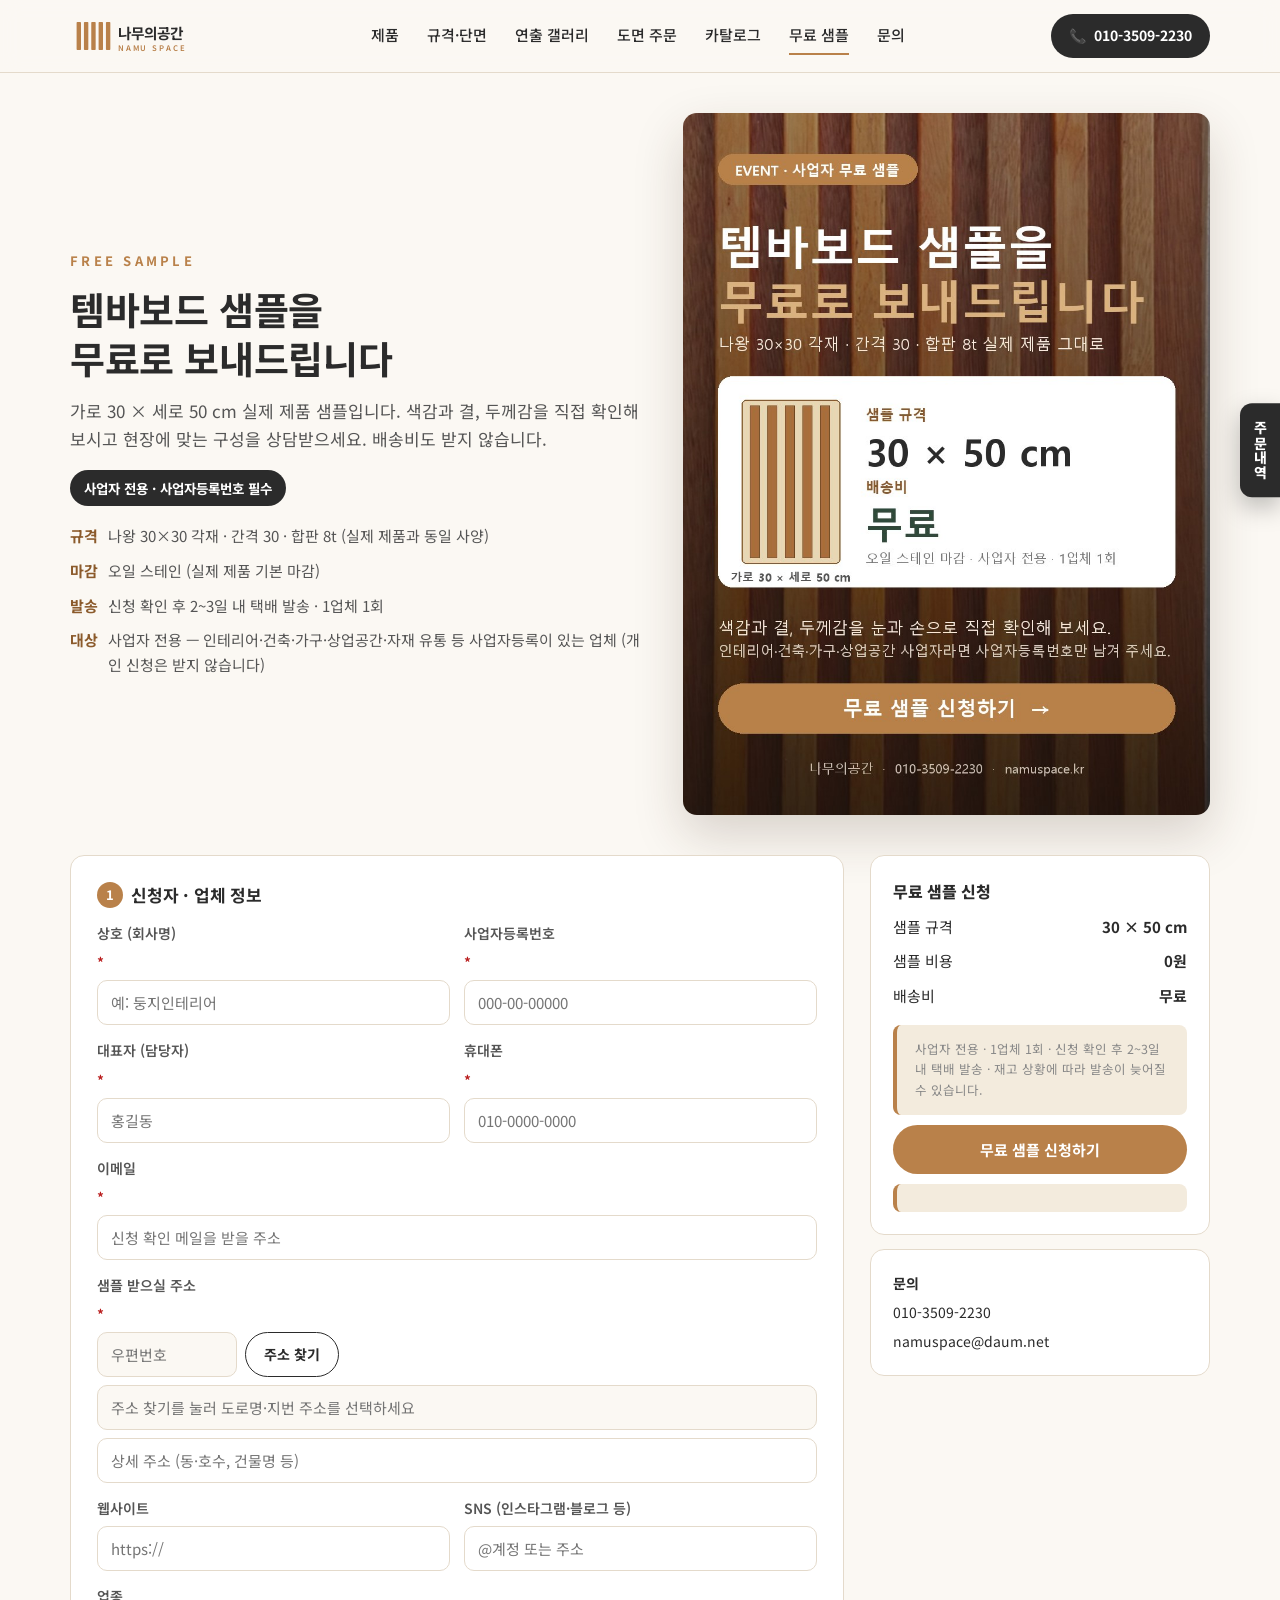
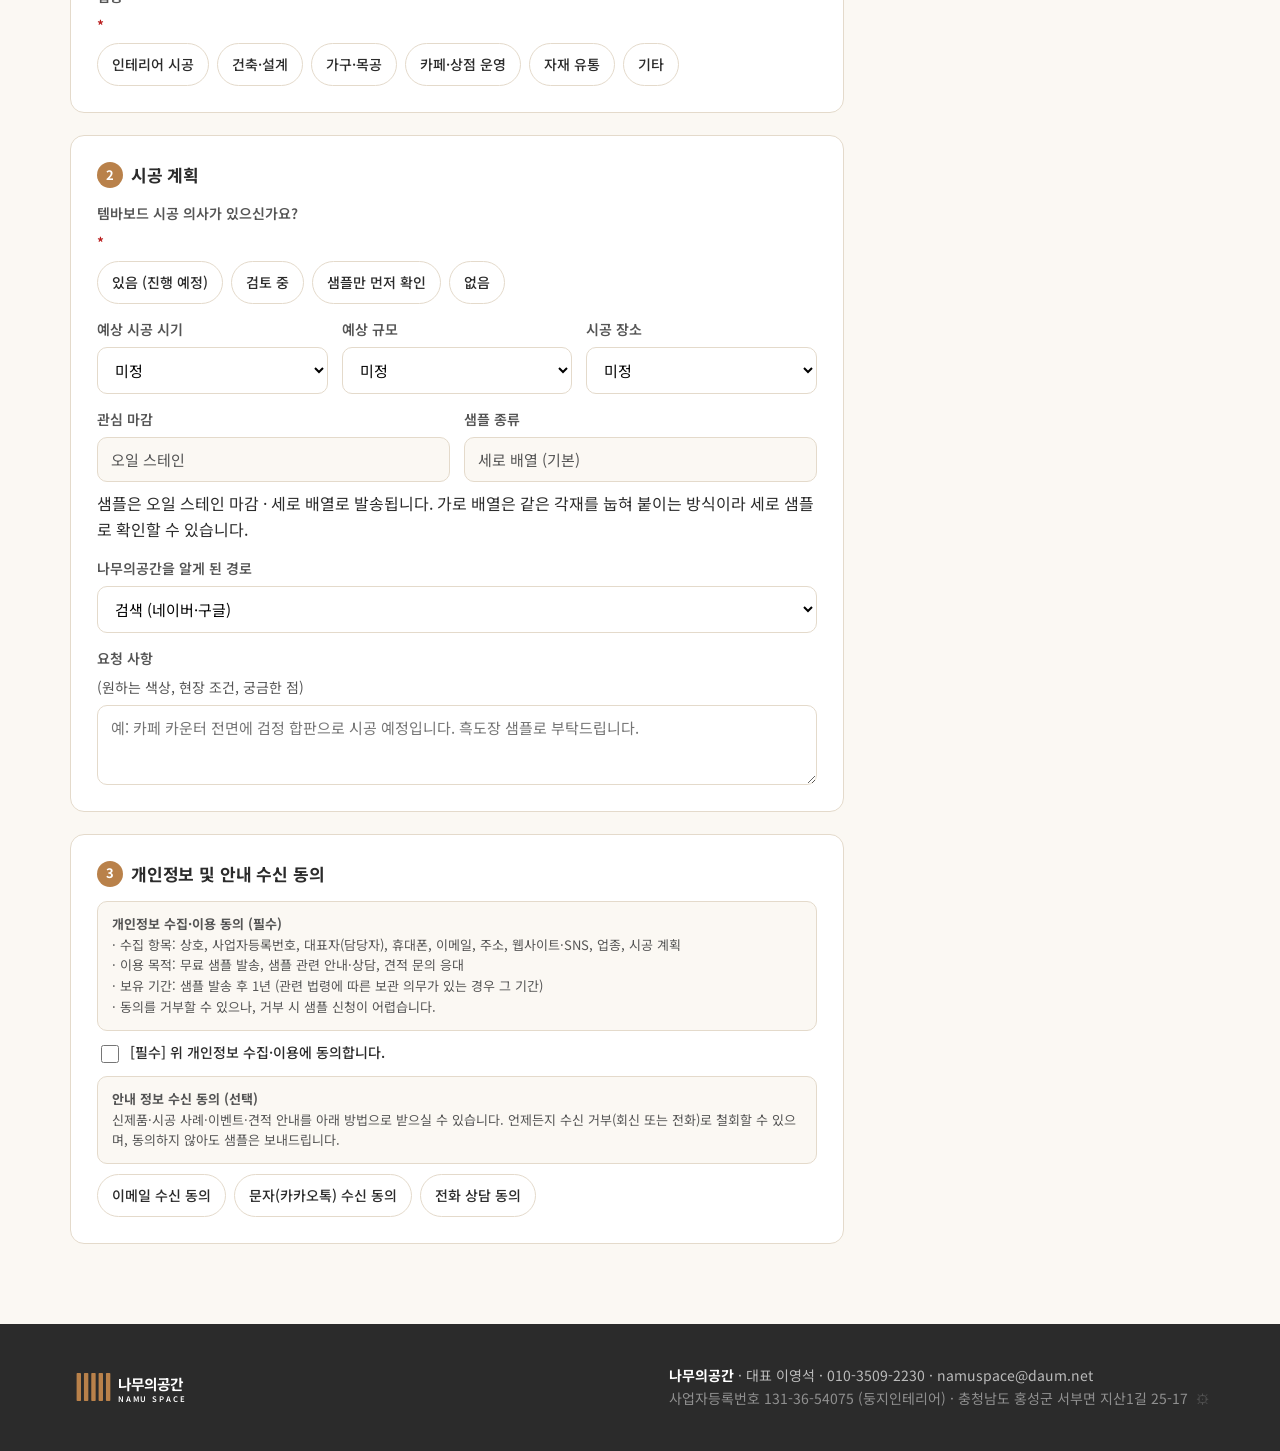
<file: site/sample.html>
<!DOCTYPE html>
<html lang="ko">
<head>
<meta charset="UTF-8">
<meta name="viewport" content="width=device-width, initial-scale=1">
<title>무료 샘플 신청 | 나무의공간</title>
<meta name="description" content="나왕 템바보드 샘플(30×50cm)을 사업자(인테리어·건축·가구·상업공간)에게 무료로 보내드립니다. 사업자등록번호 필수.">
<link href="https://fonts.googleapis.com/css2?family=Noto+Sans+KR:wght@300;400;500;700;900&family=Nanum+Myeongjo:wght@700&display=swap" rel="stylesheet">
<link rel="stylesheet" href="css/style.css?v=20261001w">
<style>
  .sp-hero { display: grid; grid-template-columns: 1.1fr 1fr; gap: 34px; align-items: center; padding: 40px 0 10px; }
  .sp-hero img { border-radius: var(--radius); box-shadow: 0 20px 50px rgba(60,40,20,.18); }
  .sp-points { display: grid; gap: 10px; margin: 18px 0 0; padding: 0; list-style: none; }
  .sp-points li { display: flex; gap: 10px; align-items: flex-start; font-size: 15px; color: var(--ink-2); }
  .sp-points li b { color: var(--wood-dark); white-space: nowrap; }
  .sp-wrap { display: grid; grid-template-columns: 1fr 340px; gap: 26px; align-items: start; padding: 30px 0 80px; }
  .sp-form { display: grid; gap: 22px; }
  .sp-card { background: #fff; border: 1px solid var(--line); border-radius: var(--radius); padding: 26px; display: grid; gap: 14px; }
  .sp-card h3 { font-size: 17px; display: flex; align-items: center; gap: 8px; }
  .sp-card h3 .n { display: inline-grid; place-items: center; width: 26px; height: 26px; border-radius: 50%; background: var(--wood); color: #fff; font-size: 13px; }
  .sp-card label { display: grid; gap: 6px; font-size: 14px; font-weight: 600; color: var(--ink-2); align-content: start; }
  .sp-card label > input, .sp-card label > select { align-self: start; }
  .sp-card input, .sp-card select, .sp-card textarea { font-family: var(--font); font-size: 15px; padding: 11px 13px; border: 1px solid var(--line); border-radius: 10px; background: #fff; width: 100%; }
  .sp-card textarea { min-height: 80px; resize: vertical; }
  .two { display: grid; grid-template-columns: 1fr 1fr; gap: 14px; }
  .three { display: grid; grid-template-columns: 1fr 1fr 1fr; gap: 14px; }
  .chips { display: flex; gap: 8px; flex-wrap: wrap; }
  .chips label { cursor: pointer; font-weight: 500; }
  .chips input { display: none; }
  .chips span { display: inline-block; padding: 9px 14px; border: 1px solid var(--line); border-radius: 999px; font-size: 14px; color: var(--ink); background: #fff; }
  .chips input:checked + span { background: var(--ink); color: #fff; border-color: var(--ink); }
  .agree { display: grid; gap: 10px; font-size: 14px; }
  .agree label { display: flex; gap: 8px; align-items: flex-start; font-weight: 500; color: var(--ink); }
  .agree input { margin-top: 4px; width: 18px; height: 18px; }
  .agree .box { background: var(--bg); border: 1px solid var(--line); border-radius: 10px; padding: 12px 14px; font-size: 13px; color: var(--ink-2); line-height: 1.6; max-height: 150px; overflow: auto; }
  .sp-side { position: sticky; top: 90px; display: grid; gap: 14px; }
  .sp-side .sumbox { position: static; }
  .sp-side .sumbox .btn { width: 100%; justify-content: center; }
  .req { color: #b91c1c; }
  #spDone { display: none; }
  @media (max-width: 900px) { .sp-hero, .sp-wrap { grid-template-columns: 1fr; } .sp-side { position: static; } .three { grid-template-columns: 1fr 1fr; } }
  @media (max-width: 560px) { .two, .three { grid-template-columns: 1fr; } }
</style>
</head>
<body>
<header class="site">
  <div class="wrap">
    <a href="index.html" class="logo" data-logo aria-label="나무의공간"></a>
    <nav class="main"><a href="index.html#products">제품</a><a href="index.html#spec">규격·단면</a><a href="index.html#interior">연출 갤러리</a><a href="order.html">도면 주문</a><a href="catalog.html">카탈로그</a><a href="sample.html" class="active">무료 샘플</a><a href="index.html#contact">문의</a></nav>
    <a class="tel-btn" data-tel href="#">📞 <span data-site="tel"></span></a>
    <button class="menu-btn" aria-label="메뉴">☰</button>
  </div>
</header>

<div class="wrap">
  <div class="sp-hero">
    <div>
      <div class="eyebrow">Free Sample</div>
      <h1 class="sec-title">템바보드 샘플을<br>무료로 보내드립니다</h1>
      <p class="sec-lead">가로 30 × 세로 50 cm 실제 제품 샘플입니다. 색감과 결, 두께감을 직접 확인해 보시고 현장에 맞는 구성을 상담받으세요. 배송비도 받지 않습니다.</p>
      <p style="display:inline-block;background:#2b2b2b;color:#fff;border-radius:999px;padding:7px 14px;font-size:13.5px;font-weight:700;margin:0">사업자 전용 · 사업자등록번호 필수</p>
      <ul class="sp-points">
        <li><b>규격</b> 나왕 30×30 각재 · 간격 30 · 합판 8t (실제 제품과 동일 사양)</li>
        <li><b>마감</b> 오일 스테인 (실제 제품 기본 마감)</li>
        <li><b>발송</b> 신청 확인 후 2~3일 내 택배 발송 · 1업체 1회</li>
        <li><b>대상</b> 사업자 전용 — 인테리어·건축·가구·상업공간·자재 유통 등 사업자등록이 있는 업체 (개인 신청은 받지 않습니다)</li>
      </ul>
    </div>
    <img src="img/popup/sample.jpg" alt="무료 샘플 안내" loading="lazy">
  </div>

  <div class="sp-wrap">
    <form class="sp-form" id="spForm" novalidate>
      <div class="sp-card">
        <h3><span class="n">1</span> 신청자 · 업체 정보</h3>
        <div class="two">
          <label>상호 (회사명) <span class="req">*</span><input name="company" required placeholder="예: 둥지인테리어"></label>
          <label>사업자등록번호 <span class="req">*</span><input name="bizno" required placeholder="000-00-00000" inputmode="numeric"></label>
        </div>
        <div class="two">
          <label>대표자 (담당자) <span class="req">*</span><input name="ceo" required placeholder="홍길동"></label>
          <label>휴대폰 <span class="req">*</span><input name="tel" type="tel" required placeholder="010-0000-0000" inputmode="tel"></label>
        </div>
        <label>이메일 <span class="req">*</span><input name="email" type="email" required placeholder="신청 확인 메일을 받을 주소"></label>
        <label>샘플 받으실 주소 <span class="req">*</span><div data-addr="addr" id="spAddr"></div></label>
        <div class="two">
          <label>웹사이트 <input name="web" placeholder="https://"></label>
          <label>SNS (인스타그램·블로그 등) <input name="sns" placeholder="@계정 또는 주소"></label>
        </div>
        <label>업종 <span class="req">*</span>
          <div class="chips">
            <label><input type="radio" name="biz" value="인테리어 시공" required><span>인테리어 시공</span></label>
            <label><input type="radio" name="biz" value="건축·설계"><span>건축·설계</span></label>
            <label><input type="radio" name="biz" value="가구·목공"><span>가구·목공</span></label>
            <label><input type="radio" name="biz" value="카페·상점 운영"><span>카페·상점 운영</span></label>
            <label><input type="radio" name="biz" value="자재 유통"><span>자재 유통</span></label>
            <label><input type="radio" name="biz" value="기타"><span>기타</span></label>
          </div>
        </label>
      </div>

      <div class="sp-card">
        <h3><span class="n">2</span> 시공 계획</h3>
        <label>템바보드 시공 의사가 있으신가요? <span class="req">*</span>
          <div class="chips">
            <label><input type="radio" name="intent" value="있음 (진행 예정)" required><span>있음 (진행 예정)</span></label>
            <label><input type="radio" name="intent" value="검토 중"><span>검토 중</span></label>
            <label><input type="radio" name="intent" value="샘플만 먼저 확인"><span>샘플만 먼저 확인</span></label>
            <label><input type="radio" name="intent" value="없음"><span>없음</span></label>
          </div>
        </label>
        <div class="three">
          <label>예상 시공 시기 <select name="when"><option>미정</option><option>1개월 이내</option><option>1~3개월</option><option>3~6개월</option><option>6개월 이후</option></select></label>
          <label>예상 규모 <select name="size"><option>미정</option><option>5㎡ 이하 (포인트 벽)</option><option>5~20㎡</option><option>20~50㎡</option><option>50㎡ 이상 (대량)</option></select></label>
          <label>시공 장소 <select name="place"><option>미정</option><option>주택·아파트</option><option>카페·식당</option><option>상점·매장</option><option>사무실·상담실</option><option>숙박·기타</option></select></label>
        </div>
        <div class="two">
          <label>관심 마감 <input name="finish" value="오일 스테인" readonly style="background:var(--bg);color:var(--ink-2)"></label>
          <label>샘플 종류 <input name="kind" value="세로 배열 (기본)" readonly style="background:var(--bg);color:var(--ink-2)"></label>
        </div>
        <p class="hint" style="margin:-6px 0 0;font-weight:400">샘플은 오일 스테인 마감 · 세로 배열로 발송됩니다. 가로 배열은 같은 각재를 눕혀 붙이는 방식이라 세로 샘플로 확인할 수 있습니다.</p>
        <label>나무의공간을 알게 된 경로 <select name="source"><option>검색 (네이버·구글)</option><option>인스타그램·SNS</option><option>지인 소개</option><option>현장에서 보고</option><option>기타</option></select></label>
        <label>요청 사항 <span class="hint" style="font-weight:400">(원하는 색상, 현장 조건, 궁금한 점)</span><textarea name="memo" placeholder="예: 카페 카운터 전면에 검정 합판으로 시공 예정입니다. 흑도장 샘플로 부탁드립니다."></textarea></label>
      </div>

      <div class="sp-card">
        <h3><span class="n">3</span> 개인정보 및 안내 수신 동의</h3>
        <div class="agree">
          <div class="box"><b>개인정보 수집·이용 동의 (필수)</b><br>· 수집 항목: 상호, 사업자등록번호, 대표자(담당자), 휴대폰, 이메일, 주소, 웹사이트·SNS, 업종, 시공 계획<br>· 이용 목적: 무료 샘플 발송, 샘플 관련 안내·상담, 견적 문의 응대<br>· 보유 기간: 샘플 발송 후 1년 (관련 법령에 따른 보관 의무가 있는 경우 그 기간)<br>· 동의를 거부할 수 있으나, 거부 시 샘플 신청이 어렵습니다.</div>
          <label><input type="checkbox" name="agree" required> [필수] 위 개인정보 수집·이용에 동의합니다.</label>
          <div class="box"><b>안내 정보 수신 동의 (선택)</b><br>신제품·시공 사례·이벤트·견적 안내를 아래 방법으로 받으실 수 있습니다. 언제든지 수신 거부(회신 또는 전화)로 철회할 수 있으며, 동의하지 않아도 샘플은 보내드립니다.</div>
          <div class="chips">
            <label><input type="checkbox" name="mk" value="이메일"><span>이메일 수신 동의</span></label>
            <label><input type="checkbox" name="mk" value="문자"><span>문자(카카오톡) 수신 동의</span></label>
            <label><input type="checkbox" name="mk" value="전화"><span>전화 상담 동의</span></label>
          </div>
        </div>
      </div>
    </form>

    <aside class="sp-side">
      <div class="sumbox">
        <div style="font-weight:800;font-size:16px">무료 샘플 신청</div>
        <div class="row"><span>샘플 규격</span><b>30 × 50 cm</b></div>
        <div class="row"><span>샘플 비용</span><b>0원</b></div>
        <div class="row"><span>배송비</span><b>무료</b></div>
        <p class="note" style="margin:6px 0 0">사업자 전용 · 1업체 1회 · 신청 확인 후 2~3일 내 택배 발송 · 재고 상황에 따라 발송이 늦어질 수 있습니다.</p>
        <button type="button" class="btn wood" id="spSubmit">무료 샘플 신청하기</button>
        <p class="note" id="spNote" style="margin:0"></p>
      </div>
      <div class="sumbox" id="spDone"><b style="font-size:16px">신청이 접수되었습니다.</b><p class="note" style="margin:8px 0 0" id="spDoneText"></p><a class="btn ghost" href="order.html" style="margin-top:10px">도면으로 견적 보기</a></div>
      <div class="sumbox" style="font-size:14px;gap:6px"><b>문의</b><span data-site="tel"></span><span data-site="email"></span></div>
    </aside>
  </div>
</div>

<footer class="site"><div class="wrap"><a class="logo" data-logo href="index.html"></a><div><b data-site="name"></b> · 대표 <span data-site="ceo"></span> · <span data-site="tel"></span> · <span data-site="email"></span><br><span style="opacity:.7">사업자등록번호 <span data-site="bizno"></span> (<span data-site="bizname"></span>) · <span data-site="address"></span> <a href="admin.html" class="gear" title="관리자" aria-label="관리자">⚙</a></span></div></div></footer>

<script src="js/logos.js?v=20261001z"></script>
<script src="js/main.js?v=20261008a"></script>
<script src="js/cart.js?v=20261001w"></script>
<script>
(function () {
  const form = document.getElementById('spForm'), btn = document.getElementById('spSubmit'), note = document.getElementById('spNote');
  const F = ['company', 'bizno', 'ceo', 'tel', 'email', 'addr', 'web', 'sns', 'biz', 'intent', 'when', 'size', 'place', 'finish', 'kind', 'source', 'memo'];
  const LABEL = { company: '상호', bizno: '사업자등록번호', ceo: '대표자(담당자)', tel: '휴대폰', email: '이메일', addr: '받으실 주소', web: '웹사이트', sns: 'SNS', biz: '업종', intent: '시공 의사', when: '예상 시공 시기', size: '예상 규모', place: '시공 장소', finish: '관심 마감', kind: '샘플 종류', source: '알게 된 경로', memo: '요청 사항' };
  // 사업자번호 자동 하이픈
  form.bizno.addEventListener('input', e => { const v = e.target.value.replace(/\D/g, '').slice(0, 10); e.target.value = v.length > 5 ? `${v.slice(0, 3)}-${v.slice(3, 5)}-${v.slice(5)}` : v.length > 3 ? `${v.slice(0, 3)}-${v.slice(3)}` : v; });
  btn.addEventListener('click', async () => {
    const d = Object.fromEntries(new FormData(form).entries());
    const mk = [...form.querySelectorAll('input[name=mk]:checked')].map(i => i.value);
    const miss = [];
    if (!d.company) miss.push('상호'); if (!d.bizno) miss.push('사업자등록번호'); if (!d.ceo) miss.push('대표자'); if (!d.tel) miss.push('휴대폰');
    if (!d.email || !/^[^\s@]+@[^\s@]+\.[^\s@]+$/.test(d.email)) miss.push('이메일');
    if (!NW_ADDR.valid('#spAddr')) miss.push('주소'); if (!d.biz) miss.push('업종'); if (!d.intent) miss.push('시공 의사');
    if (miss.length) { note.textContent = '입력해 주세요: ' + miss.join(', '); note.style.color = '#b91c1c'; return; }
    if (!form.agree.checked) { note.textContent = '개인정보 수집·이용 동의(필수)에 체크해 주세요.'; note.style.color = '#b91c1c'; return; }
    if (!/^\d{3}-\d{2}-\d{5}$/.test(d.bizno)) { note.textContent = '무료 샘플은 사업자만 신청할 수 있습니다. 사업자등록번호를 000-00-00000 형식으로 적어 주세요.'; note.style.color = '#b91c1c'; return; }
    btn.disabled = true; btn.textContent = '신청 중…'; note.textContent = ''; note.style.color = '';
    const sample = {}; F.forEach(k => sample[k] = d[k] || ''); sample.marketing = mk.join('·') || '동의 안 함'; sample.agree = '동의';
    const fields = F.map(k => [LABEL[k], sample[k] || '-']).concat([['개인정보 동의', '동의 (필수)'], ['안내 수신 동의', sample.marketing]]);
    const text = `[나무의공간 무료 샘플 신청]\n` + fields.map(([k, v]) => `${k}: ${v}`).join('\n');
    const subject = `[샘플 신청] ${d.company} · ${d.ceo} 님 (${d.biz})`;
    const doc = { kind: 'sample', title: '무료 샘플 신청서', customer: { name: `${d.company} · ${d.ceo}`, tel: d.tel, email: d.email, addr: d.addr }, fields: fields.slice(6), message: d.memo || '', notes: ['샘플 규격 30 × 50 cm · 배송비 무료 · 사업자 전용 · 1업체 1회', '신청 확인 후 2~3일 내 택배로 발송됩니다. 재고 상황에 따라 늦어질 수 있습니다.'] };
    const ok = await NW_SEND({ type: 'sample', subject, text, customer: { name: `${d.company} · ${d.ceo}`, tel: d.tel, email: d.email, addr: d.addr }, meta: { sample }, doc, files: [] });
    if (ok) { document.getElementById('spDoneText').textContent = `${d.email} 로 신청 확인 메일을 보내 드렸습니다. 담당자가 확인 후 ${d.tel} 로 발송 안내를 드립니다.`; document.getElementById('spDone').style.display = ''; btn.textContent = '신청 완료'; form.querySelectorAll('input,select,textarea').forEach(el => el.disabled = true); document.getElementById('spDone').scrollIntoView({ behavior: 'smooth', block: 'center' }); return; }
    btn.disabled = false; btn.textContent = '무료 샘플 신청하기';
    location.href = `mailto:${SITE.email}?subject=${encodeURIComponent(subject)}&body=${encodeURIComponent(text)}`;
    note.textContent = `자동 접수가 되지 않아 메일 앱을 열었습니다. 열리지 않으면 ${SITE.email} 로 보내 주세요.`;
  });
})();
</script>
</body>
</html>
</file>
<file: site/css/style.css>
/* 나무의공간 — 공통 스타일 */
:root {
  --wood: #B9814A; --wood-dark: #8B5A2B; --wood-light: #D9B27F;
  --ink: #2B2B2B; --ink-2: #555; --ink-3: #888;
  --bg: #FBF8F3; --bg-2: #F3EBDD; --line: #E4DACB; --white: #fff;
  --green: #2F4A3A;
  --font: 'Noto Sans KR', 'Malgun Gothic', 'Apple SD Gothic Neo', sans-serif;
  --serif: 'Nanum Myeongjo', 'Noto Serif KR', 'Batang', serif;
  --max: 1180px; --radius: 14px;
}
* { box-sizing: border-box; }
html { scroll-behavior: smooth; }
body { margin: 0; font-family: var(--font); color: var(--ink); background: var(--bg); line-height: 1.65; font-size: 16px; -webkit-font-smoothing: antialiased; }
img { max-width: 100%; display: block; }
a { color: inherit; text-decoration: none; }
h1, h2, h3, h4 { margin: 0; line-height: 1.3; font-weight: 700; letter-spacing: -0.01em; }
p { margin: 0 0 1em; }
.wrap { max-width: var(--max); margin: 0 auto; padding: 0 20px; }
section { padding: 84px 0; }
.eyebrow { color: var(--wood); font-size: 13px; letter-spacing: .25em; text-transform: uppercase; font-weight: 700; margin-bottom: 12px; }
.sec-title { font-size: clamp(26px, 3.6vw, 38px); margin-bottom: 14px; }
.sec-lead { color: var(--ink-2); max-width: 720px; font-size: 17px; }
.btn { display: inline-flex; align-items: center; gap: 8px; padding: 14px 26px; border-radius: 999px; background: var(--ink); color: #fff; font-weight: 700; border: 0; cursor: pointer; font-size: 15px; transition: .2s; font-family: var(--font); }
.btn:hover { background: var(--wood-dark); transform: translateY(-1px); }
.btn.wood { background: var(--wood); }
.btn.ghost { background: transparent; color: var(--ink); border: 1.5px solid var(--ink); }
.btn.ghost:hover { background: var(--ink); color: #fff; }
.btn.sm { padding: 10px 18px; font-size: 14px; }
.tag { display: inline-block; padding: 4px 12px; border-radius: 999px; background: var(--bg-2); color: var(--wood-dark); font-size: 12.5px; font-weight: 700; }

/* header */
header.site { position: sticky; top: 0; z-index: 50; background: rgba(251,248,243,.92); backdrop-filter: blur(10px); border-bottom: 1px solid var(--line); }
header.site .wrap { display: flex; align-items: center; justify-content: space-between; height: 72px; }
.logo { display: block; height: 44px; }
.logo svg { height: 100%; width: auto; }
nav.main { display: flex; gap: 28px; font-weight: 500; font-size: 15px; }
nav.main a { padding: 6px 0; border-bottom: 2px solid transparent; }
nav.main a:hover, nav.main a.active { border-color: var(--wood); }
.tel-btn { display: inline-flex; align-items: center; gap: 8px; background: var(--ink); color: #fff; padding: 10px 18px; border-radius: 999px; font-weight: 700; font-size: 14px; }
.menu-btn { display: none; background: none; border: 0; font-size: 26px; cursor: pointer; }
@media (max-width: 860px) {
  nav.main { display: none; position: absolute; top: 72px; left: 0; right: 0; background: var(--bg); flex-direction: column; gap: 0; padding: 10px 20px 20px; border-bottom: 1px solid var(--line); }
  nav.main.open { display: flex; }
  nav.main a { padding: 12px 0; border-bottom: 1px solid var(--line); }
  .menu-btn { display: block; }
  .tel-btn span { display: none; }
}

/* hero */
.hero { position: relative; min-height: 78vh; display: grid; align-items: end; color: #fff; overflow: hidden; padding: 0; }
.hero img.bg { position: absolute; inset: 0; width: 100%; height: 100%; object-fit: cover; }
.hero::after { content: ''; position: absolute; inset: 0; background: linear-gradient(180deg, rgba(0,0,0,.05) 30%, rgba(20,15,10,.75)); }
.hero .wrap { position: relative; z-index: 1; padding-bottom: 70px; padding-top: 120px; }
.hero h1 { font-size: clamp(34px, 6vw, 66px); font-family: var(--serif); font-weight: 700; line-height: 1.2; }
.hero p { font-size: clamp(16px, 2vw, 20px); max-width: 640px; opacity: .92; margin: 18px 0 28px; }
.hero .btns { display: flex; gap: 12px; flex-wrap: wrap; }
.hero .btn.ghost { color: #fff; border-color: #fff; }
.hero .btn.ghost:hover { background: #fff; color: var(--ink); }

/* stats strip */
.strip { background: var(--ink); color: #fff; padding: 26px 0; }
.strip .wrap { display: grid; grid-template-columns: repeat(4, 1fr); gap: 20px; text-align: center; }
.strip b { display: block; font-size: 26px; color: var(--wood-light); font-family: var(--serif); }
.strip span { font-size: 14px; opacity: .8; }
@media (max-width: 720px) { .strip .wrap { grid-template-columns: repeat(2, 1fr); } }

/* products */
.products { display: grid; grid-template-columns: repeat(3, 1fr); gap: 26px; margin-top: 40px; }
.card { background: var(--white); border: 1px solid var(--line); border-radius: var(--radius); overflow: hidden; display: flex; flex-direction: column; transition: .25s; }
.card:hover { transform: translateY(-4px); box-shadow: 0 18px 40px rgba(60,40,20,.12); }
.card .pic { background: linear-gradient(160deg, #F7F1E7, #E9DCC8); height: 300px; display: flex; align-items: center; justify-content: center; padding: 24px; }
.card .pic img { max-height: 100%; width: auto; filter: drop-shadow(0 18px 24px rgba(60,30,0,.28)); }
.card .body { padding: 22px 24px 26px; flex: 1; display: flex; flex-direction: column; gap: 10px; }
.card h3 { font-size: 21px; }
.card .spec { font-size: 14px; color: var(--ink-2); margin: 0; padding: 0; list-style: none; display: grid; gap: 4px; }
.card .spec li::before { content: '· '; color: var(--wood); font-weight: 700; }
.card .foot { margin-top: auto; padding-top: 12px; display: flex; gap: 8px; flex-wrap: wrap; }
.products.two { grid-template-columns: repeat(2, 1fr); max-width: 940px; margin-left: auto; margin-right: auto; }
.card .pic.photo { padding: 0; height: 520px; }
.card .pic.photo img { width: 100%; height: 100%; object-fit: cover; filter: none; transition: .5s; }
.card:hover .pic.photo img { transform: scale(1.03); }
.card .desc { margin: 0; color: var(--ink-2); font-size: 15px; line-height: 1.6; }
@media (max-width: 900px) { .products, .products.two { grid-template-columns: 1fr; } }

/* spec section */
.spec-grid { display: grid; grid-template-columns: 1.1fr 1fr; gap: 40px; align-items: center; margin-top: 36px; }
.spec-grid .draw { background: #fff; border: 1px solid var(--line); border-radius: var(--radius); padding: 20px; }
.spec-list { display: grid; gap: 14px; }
.spec-list .row { display: grid; grid-template-columns: 130px 1fr; gap: 14px; padding: 12px 0; border-bottom: 1px solid var(--line); }
.spec-list .row b { color: var(--wood-dark); }
@media (max-width: 860px) { .spec-grid { grid-template-columns: 1fr; } }

/* finishes */
.finish { display: grid; grid-template-columns: repeat(3, 1fr); gap: 20px; margin-top: 30px; }
.finish .f { border-radius: var(--radius); overflow: hidden; background: #fff; border: 1px solid var(--line); }
.finish .f img { height: 260px; width: 100%; object-fit: cover; }
.finish.two { grid-template-columns: repeat(2, 1fr); }
.finish.two .f img { height: 420px; }
@media (max-width: 760px) { .finish.two { grid-template-columns: 1fr; } }
.finish .f div { padding: 16px 18px; }
.finish .f h4 { font-size: 17px; margin-bottom: 4px; }
.finish .f p { font-size: 14px; color: var(--ink-2); margin: 0; }
@media (max-width: 760px) { .finish { grid-template-columns: 1fr; } }

/* gallery */
.gallery { display: grid; grid-template-columns: repeat(3, 1fr); gap: 16px; margin-top: 36px; }
.gallery figure { margin: 0; position: relative; border-radius: var(--radius); overflow: hidden; cursor: zoom-in; aspect-ratio: 4/3; background: #eee; }
.gallery figure img { width: 100%; height: 100%; object-fit: cover; transition: .4s; }
.gallery figure:hover img { transform: scale(1.04); }
.gallery figcaption { position: absolute; left: 0; right: 0; bottom: 0; padding: 30px 16px 14px; color: #fff; font-size: 14px; font-weight: 500; background: linear-gradient(transparent, rgba(0,0,0,.65)); }
.gallery.sq figure { aspect-ratio: 1/1; }
@media (max-width: 860px) { .gallery { grid-template-columns: repeat(2, 1fr); } }
@media (max-width: 520px) { .gallery { grid-template-columns: 1fr; } }
.filters { display: flex; gap: 8px; flex-wrap: wrap; margin-top: 20px; }
.filters button { border: 1px solid var(--line); background: #fff; padding: 8px 16px; border-radius: 999px; cursor: pointer; font-family: var(--font); font-size: 14px; }
.filters button.on { background: var(--ink); color: #fff; border-color: var(--ink); }

/* lightbox */
.lb { position: fixed; inset: 0; background: rgba(0,0,0,.9); display: none; align-items: center; justify-content: center; z-index: 100; padding: 20px; }
.lb.open { display: flex; }
.lb img { max-width: 100%; max-height: 92vh; border-radius: 8px; }
.lb .x { position: absolute; top: 16px; right: 20px; color: #fff; font-size: 34px; cursor: pointer; background: none; border: 0; }

/* steps */
.steps { display: grid; grid-template-columns: repeat(4, 1fr); gap: 18px; margin-top: 36px; }
.steps .s { background: #fff; border: 1px solid var(--line); border-radius: var(--radius); padding: 24px 22px; }
.steps .s b { display: inline-grid; place-items: center; width: 36px; height: 36px; border-radius: 50%; background: var(--wood); color: #fff; margin-bottom: 12px; font-family: var(--serif); }
.steps .s h4 { font-size: 17px; margin-bottom: 6px; }
.steps .s p { font-size: 14px; color: var(--ink-2); margin: 0; }
@media (max-width: 900px) { .steps { grid-template-columns: repeat(2, 1fr); } }

/* cta band */
.band { background: var(--green); color: #fff; text-align: center; }
.band h2 { font-family: var(--serif); font-size: clamp(26px, 4vw, 40px); margin-bottom: 12px; }
.band p { opacity: .9; max-width: 620px; margin: 0 auto 26px; }
.band .btn { background: var(--wood); }

/* contact */
.contact { display: grid; grid-template-columns: 1fr 1fr; gap: 40px; margin-top: 30px; }
.info { display: grid; gap: 16px; align-content: start; }
.info .i { display: grid; grid-template-columns: 90px 1fr; gap: 12px; padding-bottom: 14px; border-bottom: 1px solid var(--line); }
.info .i b { color: var(--ink-3); font-weight: 500; font-size: 14px; }
.info .i span { font-size: 17px; font-weight: 600; }
form.f { background: #fff; border: 1px solid var(--line); border-radius: var(--radius); padding: 26px; display: grid; gap: 12px; }
form.f label { display: grid; gap: 6px; font-size: 14px; font-weight: 600; }
form.f input, form.f textarea, form.f select { font-family: var(--font); font-size: 15px; padding: 11px 13px; border: 1px solid var(--line); border-radius: 10px; background: #fff; }
form.f textarea { min-height: 110px; resize: vertical; }
form.f .two { display: grid; grid-template-columns: 1fr 1fr; gap: 12px; }
form.f input[type=file] { padding: 9px; background: var(--bg); font-size: 14px; }
.cf-preview { display: flex; gap: 8px; flex-wrap: wrap; }
.cf-preview:empty { display: none; }
.cf-preview .p { position: relative; width: 84px; height: 84px; border-radius: 8px; overflow: hidden; border: 1px solid var(--line); }
.cf-preview .p img { width: 100%; height: 100%; object-fit: cover; }
.cf-preview .p button { position: absolute; top: 2px; right: 2px; width: 20px; height: 20px; border-radius: 50%; border: 0; background: rgba(0,0,0,.6); color: #fff; font-size: 12px; line-height: 20px; padding: 0; cursor: pointer; }
@media (max-width: 860px) { .contact { grid-template-columns: 1fr; } form.f .two { grid-template-columns: 1fr; } }

footer.site { background: var(--ink); color: #bbb; padding: 40px 0; font-size: 14px; }
footer.site .wrap { display: flex; justify-content: space-between; gap: 20px; flex-wrap: wrap; align-items: center; }
footer.site .logo svg text { fill: #fff; }
footer.site .logo svg [fill="#2B2B2B"] { fill: #fff; }
footer.site .logo svg [stroke="#2F4A3A"] { stroke: #D9B27F; }
footer.site .logo svg [fill="#2F4A3A"] { fill: #4F7A62; }
footer.site b { color: #fff; }

.note { background: var(--bg-2); border-left: 4px solid var(--wood); padding: 14px 18px; border-radius: 8px; font-size: 14.5px; color: var(--ink-2); }
.floating { position: fixed; right: 18px; bottom: 18px; z-index: 40; display: grid; gap: 10px; }
.floating a { display: grid; place-items: center; width: 56px; height: 56px; border-radius: 50%; background: var(--wood); color: #fff; font-weight: 800; font-size: 13px; box-shadow: 0 10px 24px rgba(0,0,0,.25); }
.floating a.dark { background: var(--ink); }

@media (max-width: 760px) {
  .add-bar { display: grid; grid-template-columns: 1fr 1fr; gap: 10px; } .add-bar .est { grid-column: 1 / -1; margin: 0; } .add-bar .qty { grid-column: 1 / -1; justify-content: center; } .add-bar .btn { justify-content: center; white-space: nowrap; padding: 14px 10px; }
  .diagram-card .seg { min-width: 0; width: 100%; }
}
/* 치수 입력칸: A·B 강조, 나머지는 선택 */
.diagram .dbox.main { border: 1.5px solid var(--wood-dark); background: #FFF8EC; color: #111; box-shadow: 0 0 0 3px rgba(185,129,74,.18); }
.diagram .dbox.opt { border: 1px solid #b8b0a4; color: #666; background: #fbfaf8; }
.diagram .dbox.opt:focus { color: #111; }
.opt-dims { margin-top: 12px; border: 1px solid var(--line); border-radius: 10px; background: var(--bg); }
.opt-dims summary { cursor: pointer; padding: 10px 14px; font-size: 13.5px; font-weight: 700; color: var(--ink-2); list-style: none; display: flex; justify-content: space-between; align-items: center; }
.opt-dims summary::after { content: '▾'; color: var(--ink-3); } .opt-dims[open] summary::after { content: '▴'; }
.opt-dims summary::-webkit-details-marker { display: none; }
.opt-dims .g { padding: 0 14px 14px; }
/* 3D 조작 안내 (드래그하면 사라짐) */
.v3-hint { position: absolute; inset: 0; display: grid; place-items: center; align-content: center; gap: 8px; pointer-events: none; color: #fff; font-weight: 700; font-size: 15px; text-shadow: 0 1px 6px rgba(0,0,0,.5); transition: opacity .4s; animation: v3pulse 2.2s ease-in-out infinite; }
.v3-hint svg { filter: drop-shadow(0 2px 8px rgba(0,0,0,.45)); }
.v3-hint span { background: rgba(0,0,0,.45); padding: 6px 14px; border-radius: 999px; font-size: 14px; }
.v3-hint.off { opacity: 0; animation: none; }
@keyframes v3pulse { 0%, 100% { transform: scale(1); opacity: .95; } 50% { transform: scale(1.08); opacity: .7; } }
/* ---- 장바구니 · 주문내역 팝업 ---- */
.cart-fab { position: fixed; right: 0; top: 50%; transform: translateY(-50%); z-index: 45; writing-mode: vertical-rl; background: var(--ink); color: #fff; border: 0; border-radius: 12px 0 0 12px; padding: 16px 10px; font-family: var(--font); font-weight: 800; font-size: 14px; letter-spacing: .1em; cursor: pointer; box-shadow: 0 10px 24px rgba(0,0,0,.25); }
.cart-fab b { writing-mode: horizontal-tb; display: inline-grid; place-items: center; min-width: 22px; height: 22px; border-radius: 11px; background: var(--wood); margin-top: 8px; font-size: 12px; padding: 0 5px; }
.cart-pop { position: fixed; right: 54px; top: 50%; transform: translateY(-50%) translateX(20px); width: min(380px, calc(100vw - 70px)); max-height: 80vh; overflow: auto; background: #fff; border: 1px solid var(--line); border-radius: 16px; box-shadow: 0 20px 50px rgba(0,0,0,.2); z-index: 46; opacity: 0; pointer-events: none; transition: .2s; padding: 16px; }
.cart-pop.open { opacity: 1; pointer-events: auto; transform: translateY(-50%); }
.cp-head { display: flex; align-items: center; gap: 10px; margin-bottom: 10px; }
.cp-head b { font-size: 17px; } .cp-head span { color: var(--ink-3); font-size: 13px; flex: 1; }
.cp-x { background: none; border: 0; font-size: 24px; cursor: pointer; color: var(--ink-2); }
.cp-list { list-style: none; margin: 0; padding: 0; display: grid; gap: 8px; }
.cp-list li { display: grid; grid-template-columns: 56px 1fr auto; gap: 10px; align-items: center; padding: 8px; border: 1px solid var(--line); border-radius: 10px; font-size: 13px; }
.cp-list img { width: 56px; height: 40px; object-fit: cover; border-radius: 6px; border: 1px solid var(--line); background: #fff; }
.cp-list li div { display: grid; gap: 2px; min-width: 0; } .cp-list li b { font-size: 13px; white-space: nowrap; overflow: hidden; text-overflow: ellipsis; } .cp-list li span { color: var(--ink-3); }
.cp-list li em { font-style: normal; font-weight: 700; white-space: nowrap; }
.cp-sum { margin-top: 12px; padding-top: 10px; border-top: 1px solid var(--line); font-size: 14px; display: grid; gap: 4px; }
.cp-sum div { display: flex; justify-content: space-between; } .cp-sum .tot { font-size: 17px; margin-top: 4px; } .cp-sum .tot b { color: var(--wood-dark); }
.cp-sum p { margin: 6px 0 0; font-size: 12px; color: var(--ink-3); }
.cp-btns { display: grid; grid-template-columns: 1fr 1fr; gap: 8px; margin-top: 12px; } .cp-btns .btn { justify-content: center; }
.cp-empty { color: var(--ink-2); font-size: 14px; line-height: 1.6; margin: 6px 0 4px; }
/* 담기 툴바 */
.add-bar { display: flex; align-items: center; justify-content: flex-end; gap: 10px; flex-wrap: wrap; margin-top: 12px; padding-top: 12px; border-top: 1px solid var(--line); }
.add-bar .qty { display: inline-flex; align-items: center; border: 1px solid var(--line); border-radius: 999px; overflow: hidden; }
.add-bar .qty button { width: 38px; height: 40px; border: 0; background: #fff; font-size: 20px; cursor: pointer; font-family: var(--font); }
.add-bar .qty input { width: 56px; height: 40px; border: 0; text-align: center; font-family: var(--font); font-size: 16px; font-weight: 700; -moz-appearance: textfield; }
.add-bar .qty input::-webkit-inner-spin-button { -webkit-appearance: none; }
.add-bar .est { margin-right: auto; font-size: 14px; color: var(--ink-2); } .add-bar .est b { color: var(--wood-dark); font-size: 16px; }
.add-toast { position: fixed; left: 50%; bottom: 90px; transform: translateX(-50%); background: var(--ink); color: #fff; padding: 12px 20px; border-radius: 999px; font-size: 14px; z-index: 60; opacity: 0; transition: .25s; pointer-events: none; }
.add-toast.show { opacity: 1; }
/* 장바구니 · 결제 페이지 */
.cart-wrap { display: grid; grid-template-columns: 1fr 360px; gap: 26px; align-items: start; padding: 30px 0 70px; }
.cart-list { display: grid; gap: 14px; }
.ci { display: grid; grid-template-columns: 200px 1fr auto; gap: 18px; background: #fff; border: 1px solid var(--line); border-radius: var(--radius); padding: 16px; align-items: center; }
.ci img { width: 200px; border-radius: 8px; border: 1px solid var(--line); background: #fff; cursor: zoom-in; }
.ci h4 { font-size: 16px; margin-bottom: 6px; } .ci .meta { font-size: 13.5px; color: var(--ink-2); line-height: 1.7; }
.ci .acts { display: flex; gap: 8px; margin-top: 10px; flex-wrap: wrap; }
.ci .acts a, .ci .acts button { font-family: var(--font); font-size: 13px; padding: 7px 12px; border-radius: 999px; border: 1px solid var(--line); background: #fff; cursor: pointer; }
.ci .right { text-align: right; display: grid; gap: 8px; justify-items: end; } .ci .right b { font-size: 18px; } .ci .right small { color: var(--ink-3); }
.sumbox { background: #fff; border: 1px solid var(--line); border-radius: var(--radius); padding: 22px; position: sticky; top: 90px; display: grid; gap: 10px; }
.sumbox .row { display: flex; justify-content: space-between; font-size: 15px; } .sumbox .row.tot { font-size: 20px; font-weight: 800; padding-top: 10px; border-top: 1px solid var(--line); } .sumbox .row.tot b { color: var(--wood-dark); }
.sumbox .btn { justify-content: center; width: 100%; }
.sumbox p.note { font-size: 12.5px; color: var(--ink-3); margin: 0; }
.pay-methods { display: grid; gap: 10px; }
.pay-methods label { display: flex; gap: 12px; align-items: flex-start; padding: 14px 16px; border: 1.5px solid var(--line); border-radius: 12px; cursor: pointer; background: #fff; }
.pay-methods label:has(input:checked) { border-color: var(--ink); background: var(--bg-2); }
.pay-methods input { margin-top: 4px; } .pay-methods b { display: block; } .pay-methods small { color: var(--ink-2); }
.done-box { text-align: center; background: #fff; border: 1px solid var(--line); border-radius: var(--radius); padding: 40px 24px; }
.done-box .no { font-family: var(--serif); font-size: 32px; color: var(--wood-dark); margin: 8px 0 16px; }
.sheets { display: grid; gap: 14px; margin-top: 26px; } .sheets img { width: 100%; border: 1px solid var(--line); border-radius: 8px; }
@media (max-width: 900px) { .cart-wrap { grid-template-columns: 1fr; } .sumbox { position: static; } .ci { grid-template-columns: 1fr; } .ci img { width: 100%; } .ci .right { justify-items: start; text-align: left; } .cart-pop { right: 46px; } }

/* 공지 배너 (관리자 페이지에서 설정) */
.notice-bar { background: var(--wood-dark); color: #fff; font-size: 14px; font-weight: 500; padding: 9px 0; text-align: center; }
.notice-bar .wrap { line-height: 1.5; }

/* 푸터 관리자 톱니바퀴 */
footer .gear { opacity: .45; font-size: 14px; margin-left: 4px; text-decoration: none; }
footer .gear:hover { opacity: 1; }

/* 배송 주소 입력 위젯 */
.addr-box { display: grid; gap: 8px; }
.addr-row { display: grid; grid-template-columns: 140px auto; gap: 8px; align-items: stretch; justify-content: start; }
.addr-row .btn { padding: 0 18px; white-space: nowrap; }
.addr-box input[readonly] { background: var(--bg); color: var(--ink-2); }
.addr-embed { position: relative; border: 1px solid var(--line); border-radius: 10px; overflow: hidden; background: #fff; }
.addr-embed-in { height: 440px; }
.addr-close { position: absolute; right: 6px; top: 6px; z-index: 2; width: 30px; height: 30px; border: 0; border-radius: 50%; background: var(--ink); color: #fff; font-size: 18px; cursor: pointer; }

/* 담긴 도면 나열 (도면 페이지 하단 · 주문 접수 페이지) */
.cart-sheets { display: grid; grid-template-columns: repeat(auto-fill, minmax(320px, 1fr)); gap: 16px; }
.cart-sheets figure { margin: 0; background: #fff; border: 1px solid var(--line); border-radius: 12px; overflow: hidden; }
.cart-sheets img { width: 100%; display: block; border-bottom: 1px solid var(--line); }
.cart-sheets figcaption { padding: 12px 14px; font-size: 13.5px; display: grid; gap: 6px; }
.cart-sheets figcaption b { font-size: 14px; }
.cart-sheets .cs-btns { display: flex; gap: 8px; margin-top: 4px; }
.cart-sheets .cs-btns .btn { padding: 7px 14px; font-size: 13px; }
.cart-sheets .cs-btns .del { color: #b91c1c; border-color: #b91c1c; }
.cart-sheets .cs-num { display: inline-block; background: var(--ink); color: #fff; font-size: 12px; padding: 2px 8px; border-radius: 999px; margin-right: 6px; }
.co-steps { display: flex; gap: 8px; flex-wrap: wrap; margin: 14px 0 0; }
.co-steps span { font-size: 13px; color: var(--ink-2); background: var(--bg-2); border-radius: 999px; padding: 5px 12px; }
.co-steps span b { color: var(--wood-dark); }

/* 이미지 팝업창 */
.nw-popup { position: fixed; inset: 0; z-index: 120; background: rgba(20, 14, 10, .55); display: grid; place-items: center; padding: 20px; animation: nwFade .25s ease; }
@keyframes nwFade { from { opacity: 0; } to { opacity: 1; } }
.nw-popup-box { position: relative; width: min(420px, 100%); max-height: calc(100vh - 40px); display: grid; grid-template-rows: 1fr auto; background: #fff; border-radius: 16px; overflow: hidden; box-shadow: 0 30px 80px rgba(0,0,0,.45); animation: nwUp .3s ease; }
@keyframes nwUp { from { transform: translateY(16px); opacity: 0; } to { transform: none; opacity: 1; } }
.nw-popup-img { display: block; overflow: auto; background: #2b2b2b; }
.nw-popup-img img { width: 100%; display: block; }
.nw-popup-x { position: absolute; right: 10px; top: 10px; width: 36px; height: 36px; border: 0; border-radius: 50%; background: rgba(0,0,0,.55); color: #fff; font-size: 24px; line-height: 1; cursor: pointer; z-index: 2; }
.nw-popup-bar { display: flex; justify-content: space-between; align-items: center; gap: 10px; padding: 10px 14px; font-size: 13.5px; background: #fff; border-top: 1px solid var(--line); }
.nw-popup-bar label { display: flex; align-items: center; gap: 6px; color: var(--ink-2); cursor: pointer; }
.nw-popup-close { border: 0; background: var(--ink); color: #fff; border-radius: 999px; padding: 7px 16px; font-weight: 700; cursor: pointer; font-family: var(--font); }
.nw-popup-fab { position: fixed; left: 16px; bottom: 16px; z-index: 60; border: 0; border-radius: 999px; background: var(--wood-dark); color: #fff; font-family: var(--font); font-weight: 700; font-size: 13.5px; padding: 11px 16px; box-shadow: 0 10px 24px rgba(60,40,20,.3); cursor: pointer; animation: nwUp .4s ease; }
.nw-popup-fab:hover { background: var(--wood); }
@media (max-width: 760px) { .nw-popup-fab { left: 12px; bottom: 12px; font-size: 12.5px; padding: 10px 13px; } }

/* 팝업 위치·크기 (관리자 설정) */
.nw-popup.size-s .nw-popup-box { width: min(300px, 100%); }
.nw-popup.size-m .nw-popup-box { width: min(400px, 100%); }
.nw-popup.size-l .nw-popup-box { width: min(520px, 100%); }
.nw-popup.pos-tl, .nw-popup.pos-tr, .nw-popup.pos-bl, .nw-popup.pos-br { background: transparent; pointer-events: none; padding: 90px 20px 20px; }
.nw-popup.pos-tl .nw-popup-box, .nw-popup.pos-tr .nw-popup-box, .nw-popup.pos-bl .nw-popup-box, .nw-popup.pos-br .nw-popup-box { pointer-events: auto; max-height: calc(100vh - 110px); }
.nw-popup.pos-tl { place-items: start start; } .nw-popup.pos-tr { place-items: start end; }
.nw-popup.pos-bl { place-items: end start; } .nw-popup.pos-br { place-items: end end; }
.nw-popup.pos-bl, .nw-popup.pos-br { padding-bottom: 70px; }
@media (max-width: 760px) { .nw-popup.pos-tl, .nw-popup.pos-tr, .nw-popup.pos-bl, .nw-popup.pos-br { place-items: center; padding: 80px 14px 20px; } .nw-popup.size-s .nw-popup-box, .nw-popup.size-m .nw-popup-box, .nw-popup.size-l .nw-popup-box { width: min(380px, 100%); } }
</file>
<file: site/css/admin.css>
/* 관리자 페이지 */
body.admin { background: #F4F1EB; }
.ad-login { min-height: 100vh; display: grid; place-items: center; padding: 20px; }
.ad-login-box { background: #fff; border: 1px solid var(--line); border-radius: var(--radius); padding: 34px 30px; width: 100%; max-width: 380px; display: grid; gap: 14px; }
.ad-login-box .logo { height: 40px; margin-bottom: 6px; }
.ad-login-box h1 { font-size: 20px; }
.ad-login-box label { display: grid; gap: 6px; font-size: 14px; font-weight: 500; }
.ad-login-box input { font: inherit; padding: 12px 14px; border: 1px solid var(--line); border-radius: 10px; }
.ad-err { color: #b91c1c; font-size: 13px; margin: 0; min-height: 18px; }
.ad-hint { color: var(--ink-3); font-size: 12px; margin: 0; line-height: 1.5; }

.ad-head { position: sticky; top: 0; z-index: 20; background: #fff; border-bottom: 1px solid var(--line); display: flex; align-items: center; gap: 14px; padding: 0 16px; height: 60px; }
.ad-head .logo { height: 32px; }
.ad-head > b { font-size: 15px; color: var(--wood-dark); white-space: nowrap; }
.ad-tabs { display: flex; gap: 2px; margin-left: 10px; overflow-x: auto; flex: 1; }
.ad-tabs button { background: none; border: 0; padding: 8px 14px; font: inherit; font-size: 14px; font-weight: 500; color: var(--ink-2); border-radius: 8px; cursor: pointer; white-space: nowrap; }
.ad-tabs button.on { background: var(--bg-2); color: var(--wood-dark); font-weight: 700; }
.ad-tools { display: flex; gap: 4px; }
.ad-ic { background: none; border: 1px solid var(--line); border-radius: 8px; width: 36px; height: 36px; display: grid; place-items: center; cursor: pointer; font-size: 16px; color: var(--ink-2); text-decoration: none; }
.ad-ic:hover { background: var(--bg-2); }
.ad-main { max-width: 1240px; margin: 0 auto; padding: 18px 16px 80px; }
.ad-view { display: grid; gap: 16px; padding: 0; }

.ad-cards { display: grid; grid-template-columns: repeat(auto-fit, minmax(170px, 1fr)); gap: 12px; }
.ad-card { background: #fff; border: 1px solid var(--line); border-radius: 12px; padding: 16px 18px; }
.ad-card small { display: block; color: var(--ink-3); font-size: 12.5px; margin-bottom: 4px; }
.ad-card b { font-size: 22px; letter-spacing: -0.02em; }
.ad-card em { font-style: normal; color: var(--ink-3); font-size: 12px; margin-left: 6px; }
.ad-panel { background: #fff; border: 1px solid var(--line); border-radius: 12px; padding: 18px 20px; }
.ad-panel h2 { font-size: 16px; margin-bottom: 12px; display: flex; align-items: center; justify-content: space-between; gap: 10px; }
.ad-panel h2 small { font-weight: 400; color: var(--ink-3); font-size: 12.5px; }
.ad-grid2 { display: grid; grid-template-columns: 1fr 1fr; gap: 16px; }

.ad-filters { display: flex; gap: 8px; flex-wrap: wrap; align-items: center; }
.ad-filters select, .ad-filters input { font: inherit; font-size: 14px; padding: 9px 12px; border: 1px solid var(--line); border-radius: 8px; background: #fff; }
.ad-filters input { flex: 1; min-width: 160px; }
.ad-count { color: var(--ink-3); font-size: 13px; }
.ad-table-wrap { background: #fff; border: 1px solid var(--line); border-radius: 12px; overflow: auto; }
.ad-table { width: 100%; border-collapse: collapse; font-size: 13.5px; min-width: 760px; }
.ad-table th { text-align: left; font-weight: 600; color: var(--ink-2); background: var(--bg); padding: 10px 12px; border-bottom: 1px solid var(--line); white-space: nowrap; }
.ad-table td { padding: 10px 12px; border-bottom: 1px solid var(--line); vertical-align: middle; white-space: nowrap; }
.ad-table td.wrap { white-space: normal; min-width: 220px; max-width: 360px; overflow: hidden; text-overflow: ellipsis; }
.ad-table tr:last-child td { border-bottom: 0; }
.ad-table tbody tr { cursor: pointer; }
.ad-table tbody tr:hover { background: #FBF8F3; }
.ad-table .r { text-align: right; }
.ad-table .mono { font-family: ui-monospace, Consolas, monospace; font-size: 12.5px; color: var(--ink-2); }
.ad-empty { padding: 30px; text-align: center; color: var(--ink-3); }
.st { display: inline-block; padding: 3px 10px; border-radius: 999px; font-size: 12px; font-weight: 700; background: #eee; color: #444; white-space: nowrap; }
.st[data-s="접수"] { background: #E8F0FE; color: #1a56db; }
.st[data-s="상담중"] { background: #FFF4E5; color: #b45309; }
.st[data-s="견적확정"] { background: #F3E8FF; color: #6d28d9; }
.st[data-s="입금대기"] { background: #FEF2F2; color: #b91c1c; }
.st[data-s="입금완료"] { background: #ECFDF5; color: #047857; }
.st[data-s="제작중"], .st[data-s="시공중"] { background: #F3EBDD; color: var(--wood-dark); }
.st[data-s="완료"] { background: #2F4A3A; color: #fff; }
.st[data-s="취소"] { background: #eee; color: #888; text-decoration: line-through; }
.ad-type { font-size: 12px; color: var(--ink-3); }

/* 폼 */
.ad-form { display: grid; gap: 12px; }
.ad-form .row2 { display: grid; grid-template-columns: 1fr 1fr; gap: 12px; }
.ad-form .row3 { display: grid; grid-template-columns: 1fr 1fr 1fr; gap: 12px; }
.ad-form label { display: grid; min-width: 0; gap: 5px; font-size: 13px; font-weight: 500; color: var(--ink-2); }
.ad-form label.chk { grid-template-columns: auto 1fr; align-items: center; gap: 8px; }
.ad-form input, .ad-form select, .ad-form textarea { font: inherit; font-size: 14px; padding: 9px 12px; border: 1px solid var(--line); border-radius: 8px; background: #fff; color: var(--ink); width: 100%; min-width: 0; }
.ad-form textarea { min-height: 80px; resize: vertical; }
.ad-form input[type=checkbox] { width: 18px; height: 18px; }
.ad-form .unit { display: grid; grid-template-columns: 1fr auto; align-items: center; gap: 6px; font-size: 12px; color: var(--ink-3); }
.ad-form small.help { color: var(--ink-3); font-weight: 400; font-size: 12px; }
.ad-actions { display: flex; gap: 8px; flex-wrap: wrap; align-items: center; }
.ad-save { position: sticky; bottom: 0; background: rgba(244,241,235,.95); padding: 12px 0; display: flex; gap: 10px; align-items: center; justify-content: flex-end; }
.btn.danger { background: #b91c1c; }
.btn.light { background: var(--bg-2); color: var(--wood-dark); }

/* 상세 모달 */
.ad-modal { position: fixed; inset: 0; background: rgba(0,0,0,.45); z-index: 60; display: grid; place-items: center; padding: 16px; overflow: auto; }
.ad-modal-box { background: #fff; border-radius: 14px; width: 100%; max-width: 860px; min-width: 0; overflow-x: hidden; max-height: calc(100vh - 32px); overflow: auto; padding: 22px 24px; display: grid; gap: 14px; }
.ad-modal-box h2 { font-size: 18px; display: flex; justify-content: space-between; align-items: center; gap: 10px; }
.ad-modal-box h2 .x { background: none; border: 0; font-size: 26px; cursor: pointer; color: var(--ink-3); line-height: 1; }
.ad-kv { display: grid; grid-template-columns: repeat(auto-fit, minmax(200px, 1fr)); gap: 8px 14px; font-size: 13.5px; }
.ad-kv div { display: grid; gap: 2px; }
.ad-kv small { color: var(--ink-3); font-size: 12px; }
.ad-pre { background: var(--bg); border: 1px solid var(--line); border-radius: 8px; padding: 12px 14px; font-size: 13px; white-space: pre-wrap; max-height: 260px; overflow: auto; margin: 0; font-family: inherit; line-height: 1.55; }
.ad-files a { display: inline-block; margin: 0 8px 4px 0; font-size: 13px; color: var(--wood-dark); text-decoration: underline; }
.ad-paylist { font-size: 13px; display: grid; gap: 4px; }
.ad-paylist div { display: grid; grid-template-columns: 90px 1fr auto auto; gap: 8px; align-items: center; padding: 6px 8px; background: var(--bg); border-radius: 6px; }
.ad-paylist button { background: none; border: 0; color: #b91c1c; cursor: pointer; font-size: 13px; }

/* 매출 */
.ad-bars { display: grid; gap: 6px; font-size: 12.5px; }
.ad-bars div { display: grid; grid-template-columns: 62px 1fr 110px; align-items: center; gap: 8px; }
.ad-bars i { display: block; height: 16px; background: var(--wood); border-radius: 3px; min-width: 2px; }
.ad-bars i.p { background: var(--green); }
.ad-bars b { text-align: right; font-weight: 500; }

.ad-toast { position: fixed; left: 50%; bottom: 24px; transform: translateX(-50%) translateY(20px); background: var(--ink); color: #fff; padding: 10px 18px; border-radius: 999px; font-size: 14px; opacity: 0; transition: .25s; pointer-events: none; z-index: 80; }
.ad-toast.on { opacity: 1; transform: translateX(-50%); }

@media (max-width: 760px) {
  .ad-head { height: auto; flex-wrap: wrap; padding: 8px 12px; gap: 8px; }
  .ad-head > b { display: none; }
  .ad-tabs { order: 3; flex: 0 0 100%; margin: 0; padding-bottom: 4px; }
  .ad-tools { margin-left: auto; }
  .ad-grid2, .ad-form .row2, .ad-form .row3 { grid-template-columns: 1fr; }
  .ad-modal { padding: 0; align-items: end; }
  .ad-modal-box { border-radius: 14px 14px 0 0; max-height: 92vh; padding: 18px 16px; }
}

/* 두 번 클릭 삭제 확인 */
.armed, .btn.armed, .ad-ic.armed { background: #b91c1c !important; color: #fff !important; border-color: #b91c1c !important; width: auto; padding: 0 10px; font-size: 12px; }
</file>
